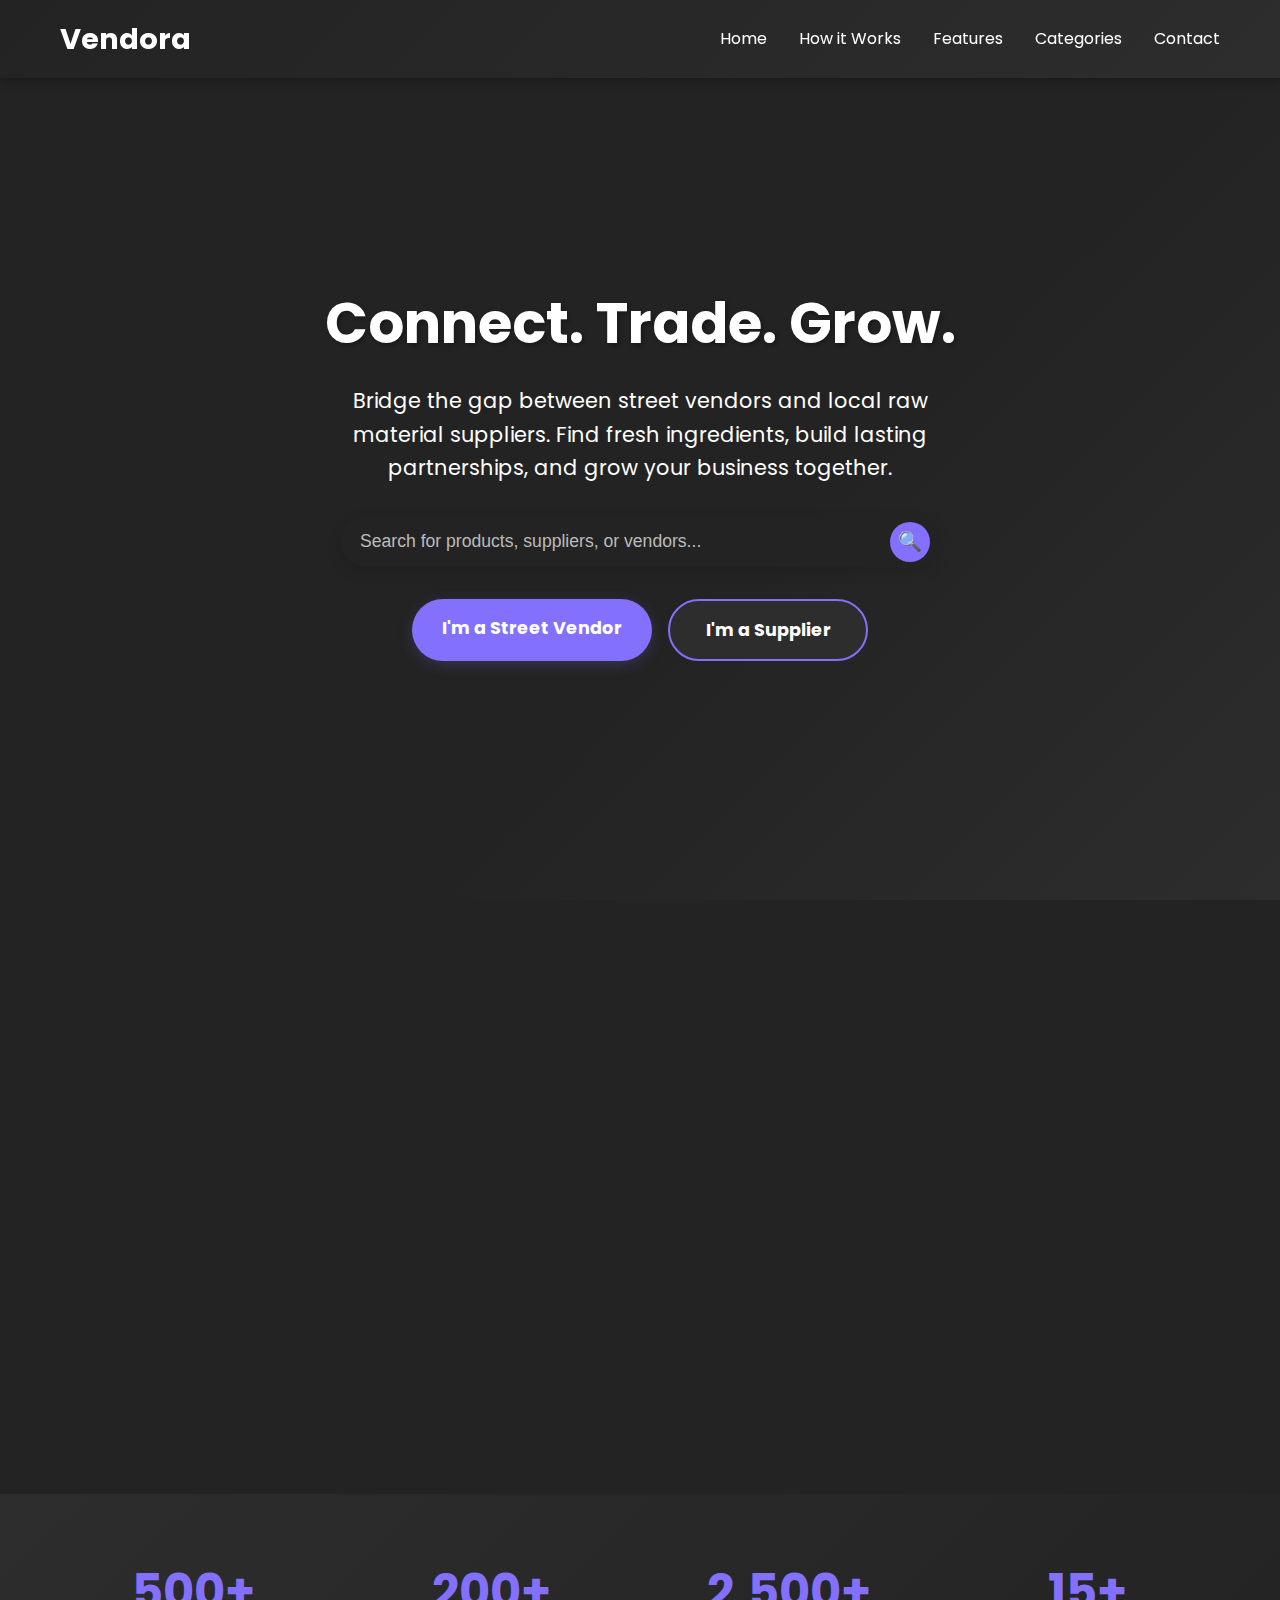
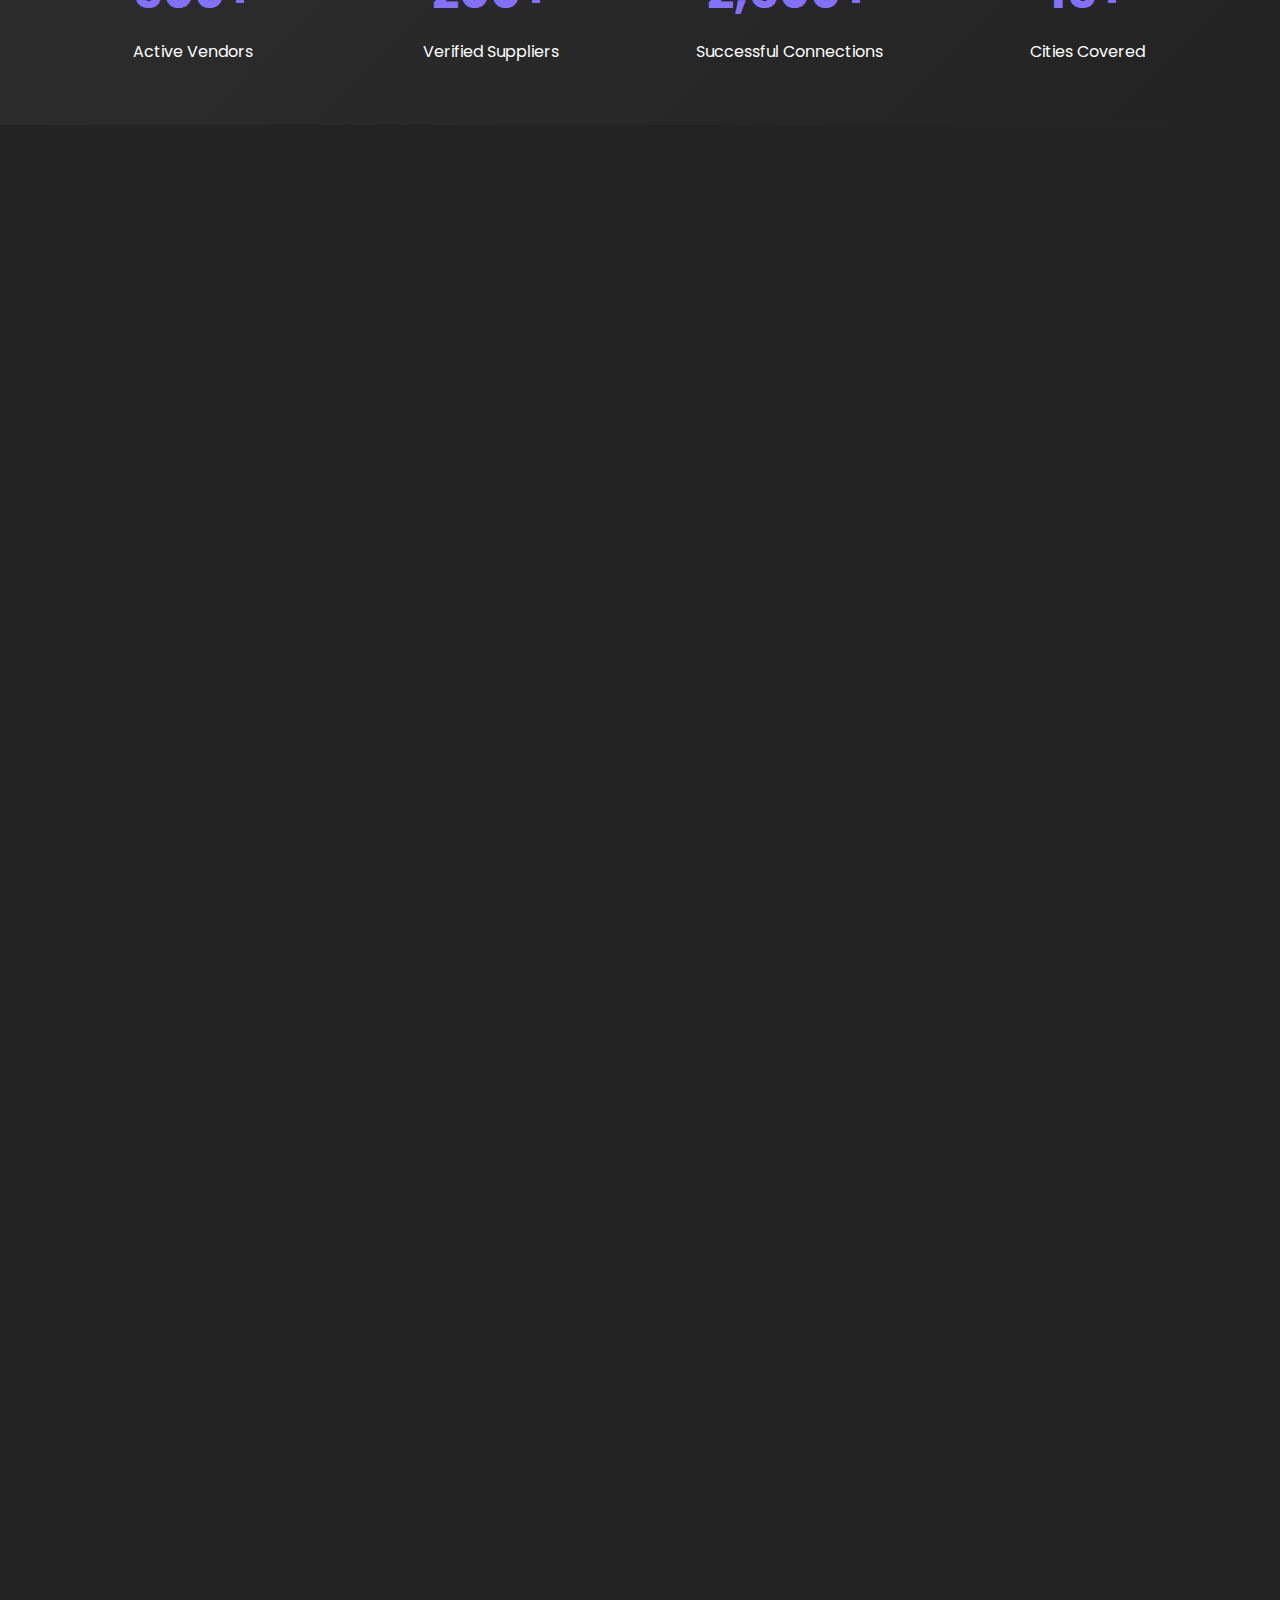
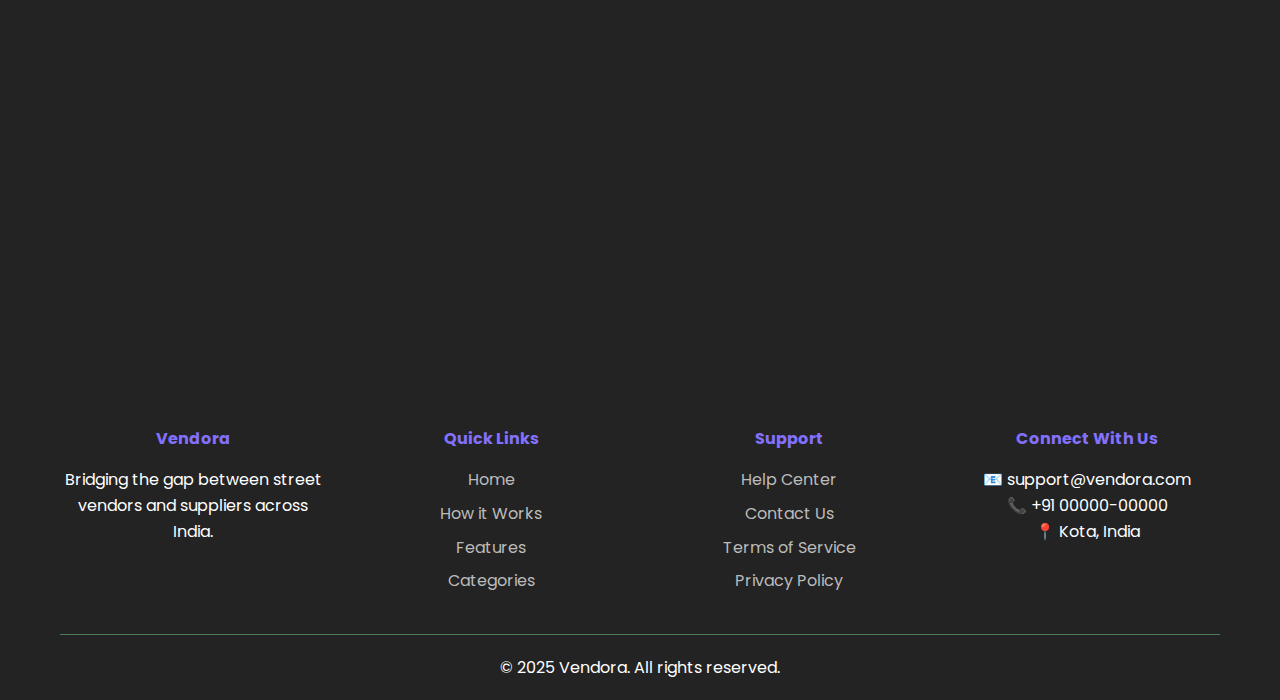
<file: index.html>
<!DOCTYPE html>
<html lang="en">
<head>
    <meta charset="UTF-8">
    <meta name="viewport" content="width=device-width, initial-scale=1.0">
    <title>Vendora - Connecting Street Vendors with Local Suppliers</title>
    <link rel="stylesheet" href="index.css">
</head>
<body>
    <header>
        <nav class="container">
            <div class="logo">Vendora</div>
            <ul class="nav-links">
                <li><a href="#home">Home</a></li>
                <li><a href="#how-it-works">How it Works</a></li>
                <li><a href="#features">Features</a></li>
                <li><a href="#categories">Categories</a></li>
                <li><a href="#contact">Contact</a></li>
            </ul>
            <div class="profile-nav" id="profileNav" style="display:none;">
                <span class="profile-name" id="profileName"></span>
                <button class="profile-icon" id="profileIcon" aria-label="Profile">
                    <svg width="32" height="32" viewBox="0 0 24 24" fill="none" stroke="currentColor" stroke-width="2" stroke-linecap="round" stroke-linejoin="round"><circle cx="12" cy="8" r="4"/><path d="M2 20c0-4 8-6 10-6s10 2 10 6v2H2v-2z"/></svg>
                </button>
                <div class="profile-dropdown" id="profileDropdown">
                    <button id="logoutBtn">Logout</button>
                </div>
            </div>
            <div class="mobile-menu">
                <span></span>
                <span></span>
                <span></span>
            </div>
        </nav>
    </header>

    <section id="home" class="hero">
        <div class="container">
            <div class="hero-content">
                <h1>Connect. Trade. Grow.</h1>
                <p>Bridge the gap between street vendors and local raw material suppliers. Find fresh ingredients, build lasting partnerships, and grow your business together.</p>
                
                <div class="search-container">
                    <input type="text" class="search-input" placeholder="Search for products, suppliers, or vendors...">
                    <button class="search-btn">🔍</button>
                </div>

                <div class="cta-buttons">
                    <a href="#" class="btn btn-primary" onclick="showAlert('vendor')">I'm a Street Vendor</a>
                    <a href="#" class="btn btn-secondary" onclick="showAlert('supplier')">I'm a Supplier</a>
                </div>
            </div>
        </div>
    </section>

    <section id="how-it-works" class="how-it-works">
        <div class="container">
            <h2 class="section-title fade-in">How It Works</h2>
            <div class="steps">
                <div class="step fade-in">
                    <div class="step-icon">📱</div>
                    <h3>1. Sign Up</h3>
                    <p>Create your profile as a vendor or supplier. Verify your business details for trusted connections.</p>
                </div>
                <div class="step fade-in">
                    <div class="step-icon">🔍</div>
                    <h3>2. Search & Connect</h3>
                    <p>Find local suppliers or vendors based on location, products, and ratings. Send connection requests instantly.</p>
                </div>
                <div class="step fade-in">
                    <div class="step-icon">💬</div>
                    <h3>3. Negotiate & Order</h3>
                    <p>Chat directly, negotiate prices, and place orders. Schedule deliveries that work for both parties.</p>
                </div>
                <div class="step fade-in">
                    <div class="step-icon">🤝</div>
                    <h3>4. Build Relationships</h3>
                    <p>Rate your experience, build long-term partnerships, and grow your business network.</p>
                </div>
            </div>
        </div>
    </section>

    <section class="stats">
        <div class="container">
            <div class="stats-grid">
                <div class="stat">
                    <h3 id="vendors-count">500+</h3>
                    <p>Active Vendors</p>
                </div>
                <div class="stat">
                    <h3 id="suppliers-count">200+</h3>
                    <p>Verified Suppliers</p>
                </div>
                <div class="stat">
                    <h3 id="connections-count">2,500+</h3>
                    <p>Successful Connections</p>
                </div>
                <div class="stat">
                    <h3 id="cities-count">15+</h3>
                    <p>Cities Covered</p>
                </div>
            </div>
        </div>
    </section>

    <section id="features" class="features">
        <div class="container">
                            <h2 class="section-title fade-in">Why Choose Vendora?</h2>
            <div class="features-grid">
                <div class="feature fade-in">
                    <div class="feature-icon">📍</div>
                    <div class="feature-content">
                        <h3>Location-Based Matching</h3>
                        <p>Find suppliers and vendors in your immediate area to reduce transportation costs and ensure fresh deliveries.</p>
                    </div>
                </div>
                <div class="feature fade-in">
                    <div class="feature-icon">✅</div>
                    <div class="feature-content">
                        <h3>Verified Users</h3>
                        <p>All vendors and suppliers go through our verification process to ensure legitimate business partnerships.</p>
                    </div>
                </div>
                <div class="feature fade-in">
                    <div class="feature-icon">💰</div>
                    <div class="feature-content">
                        <h3>Transparent Pricing</h3>
                        <p>Compare prices from multiple suppliers, negotiate directly, and get the best deals for your business.</p>
                    </div>
                </div>
                <div class="feature fade-in">
                    <div class="feature-icon">📱</div>
                    <div class="feature-content">
                        <h3>Mobile-First Design</h3>
                        <p>Optimized for smartphones, making it easy to connect and trade on the go from anywhere.</p>
                    </div>
                </div>
                <div class="feature fade-in">
                    <div class="feature-icon">🚚</div>
                    <div class="feature-content">
                        <h3>Delivery Scheduling</h3>
                        <p>Coordinate deliveries that work for both parties, with real-time tracking and updates.</p>
                    </div>
                </div>
                <div class="feature fade-in">
                    <div class="feature-icon">⭐</div>
                    <div class="feature-content">
                        <h3>Rating System</h3>
                        <p>Build trust through our comprehensive rating and review system for both vendors and suppliers.</p>
                    </div>
                </div>
            </div>
        </div>
    </section>

    <section id="categories" class="categories">
        <div class="container">
            <h2 class="section-title fade-in">Popular Categories</h2>
            <div class="categories-grid">
                <div class="category fade-in" onclick="categoryClick('vegetables')">
                    <div class="category-icon">🥕</div>
                    <h3>Fresh Vegetables</h3>
                </div>
                <div class="category fade-in" onclick="categoryClick('fruits')">
                    <div class="category-icon">🍎</div>
                    <h3>Seasonal Fruits</h3>
                </div>
                <div class="category fade-in" onclick="categoryClick('spices')">
                    <div class="category-icon">🌶️</div>
                    <h3>Spices & Herbs</h3>
                </div>
                <div class="category fade-in" onclick="categoryClick('grains')">
                    <div class="category-icon">🌾</div>
                    <h3>Grains & Pulses</h3>
                </div>
                <div class="category fade-in" onclick="categoryClick('dairy')">
                    <div class="category-icon">🥛</div>
                    <h3>Dairy Products</h3>
                </div>
                <div class="category fade-in" onclick="categoryClick('snacks')">
                    <div class="category-icon">🥜</div>
                    <h3>Snacks & Beverages</h3>
                </div>
            </div>
        </div>
    </section>

    <section class="testimonials">
        <div class="container">
            <h2 class="section-title fade-in">What Our Users Say</h2>
            <div class="testimonial-grid">
                <div class="testimonial fade-in">
                    <p>"VendorConnect has transformed my business! I can now source fresh vegetables directly from local farmers at better prices. My customers love the quality."</p>
                    <div class="testimonial-author">
                        <div class="author-avatar">R</div>
                        <div>
                            <strong>Raj Kumar</strong>
                            <p>Street Vendor, Delhi</p>
                        </div>
                    </div>
                </div>
                <div class="testimonial fade-in">
                    <p>"As a spice supplier, this platform helped me connect with dozens of vendors in my area. The direct communication feature makes negotiations so much easier."</p>
                    <div class="testimonial-author">
                        <div class="author-avatar">P</div>
                        <div>
                            <strong>Priya Sharma</strong>
                            <p>Spice Supplier, Mumbai</p>
                        </div>
                    </div>
                </div>
                <div class="testimonial fade-in">
                    <p>"The verification system gives me confidence when dealing with new suppliers. I've built lasting relationships that have helped grow my fruit cart business."</p>
                    <div class="testimonial-author">
                        <div class="author-avatar">M</div>
                        <div>
                            <strong>Mohammed Ali</strong>
                            <p>Fruit Vendor, Bangalore</p>
                        </div>
                    </div>
                </div>
            </div>
        </div>
    </section>

    <footer id="contact">
        <div class="container">
            <div class="footer-content">
                <div class="footer-section">
                    <h4>Vendora</h4>
                    <p>Bridging the gap between street vendors and suppliers across India.</p>
                </div>
                <div class="footer-section">
                    <h4>Quick Links</h4>
                    <a href="#home">Home</a>
                    <a href="#how-it-works">How it Works</a>
                    <a href="#features">Features</a>
                    <a href="#categories">Categories</a>
                </div>
                <div class="footer-section">
                    <h4>Support</h4>
                    <a href="#">Help Center</a>
                    <a href="#">Contact Us</a>
                    <a href="#">Terms of Service</a>
                    <a href="#">Privacy Policy</a>
                </div>
                <div class="footer-section">
                    <h4>Connect With Us</h4>
                    <p>📧 support@vendora.com</p>
                    <p>📞 +91 00000-00000</p>
                    <p>📍 Kota, India</p>
                </div>
            </div>
            <div style="border-top: 1px solid #4a7c59; padding-top: 20px; margin-top: 20px;">
                <p>&copy; 2025 Vendora. All rights reserved.</p>
            </div>
        </div>
    </footer>

    <script src="index.js"></script>
</body>
</html>
</file>
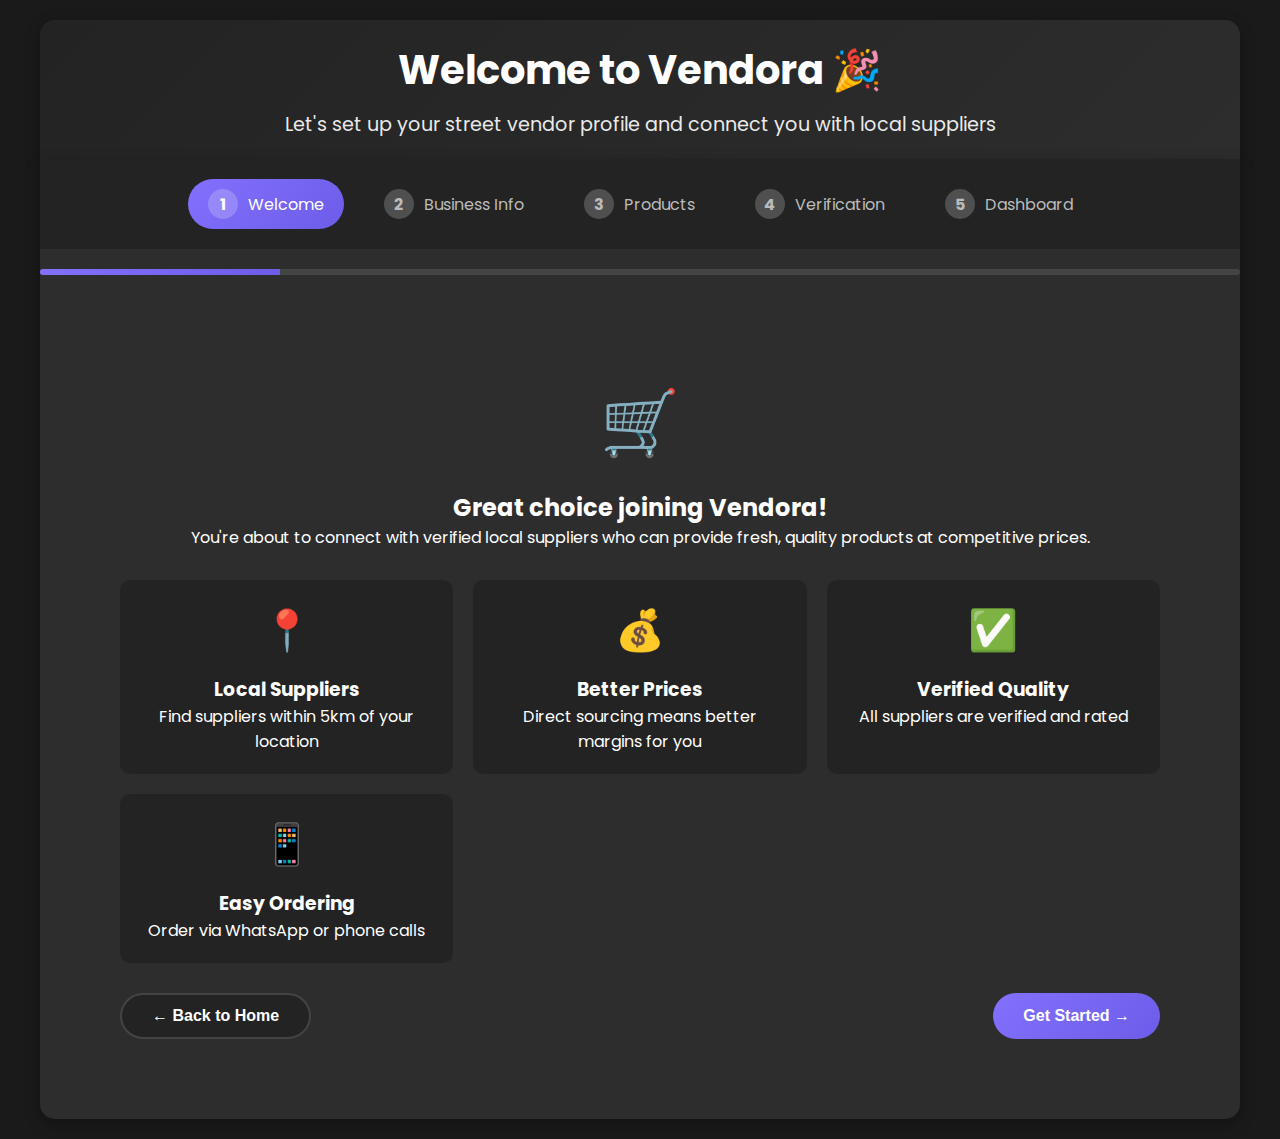
<file: vendor.html>
<!DOCTYPE html>
<html lang="en">
<head>
    <meta charset="UTF-8">
    <meta name="viewport" content="width=device-width, initial-scale=1.0">
    <title>Vendora - Street Vendor Registration</title>
    <link rel="stylesheet" href="vendor.css">
</head>
<body>
    <div class="container">
        <div class="header">
            <h1>Welcome to Vendora 🎉</h1>
            <p>Let's set up your street vendor profile and connect you with local suppliers</p>
        </div>

        <div class="main-content">
            <div class="step-indicator">
                <div class="step active" data-step="1">
                    <div class="step-number">1</div>
                    <span>Welcome</span>
                </div>
                <div class="step" data-step="2">
                    <div class="step-number">2</div>
                    <span>Business Info</span>
                </div>
                <div class="step" data-step="3">
                    <div class="step-number">3</div>
                    <span>Products</span>
                </div>
                <div class="step" data-step="4">
                    <div class="step-number">4</div>
                    <span>Verification</span>
                </div>
                <div class="step" data-step="5">
                    <div class="step-number">5</div>
                    <span>Dashboard</span>
                </div>
            </div>

            <div class="progress-bar">
                <div class="progress-fill" id="progressFill" style="width: 20%"></div>
            </div>

            <div class="content-area">
                <!-- Step 1: Welcome -->
                <div class="form-section active" id="step1">
                    <div class="welcome-section">
                        <div class="welcome-icon">🛒</div>
                        <h2>Great choice joining Vendora!</h2>
                        <p>You're about to connect with verified local suppliers who can provide fresh, quality products at competitive prices.</p>
                        
                        <div class="feature-grid">
                            <div class="feature-card">
                                <div class="feature-icon">📍</div>
                                <h3>Local Suppliers</h3>
                                <p>Find suppliers within 5km of your location</p>
                            </div>
                            <div class="feature-card">
                                <div class="feature-icon">💰</div>
                                <h3>Better Prices</h3>
                                <p>Direct sourcing means better margins for you</p>
                            </div>
                            <div class="feature-card">
                                <div class="feature-icon">✅</div>
                                <h3>Verified Quality</h3>
                                <p>All suppliers are verified and rated</p>
                            </div>
                            <div class="feature-card">
                                <div class="feature-icon">📱</div>
                                <h3>Easy Ordering</h3>
                                <p>Order via WhatsApp or phone calls</p>
                            </div>
                        </div>
                        
                        <div class="button-group">
                            <button class="btn btn-secondary" onclick="goBack()">← Back to Home</button>
                            <button class="btn btn-primary" onclick="nextStep()">Get Started →</button>
                        </div>
                    </div>
                </div>

                <!-- Step 2: Business Information -->
                <div class="form-section" id="step2">
                    <h2>Tell us about your business</h2>
                    <p>This information helps us connect you with the right suppliers in your area.</p>
                    
                    <div class="form-row">
                        <div class="form-group">
                            <label for="vendorName">Your Name *</label>
                            <input type="text" id="vendorName" name="vendorName" placeholder="Enter your full name" required>
                        </div>
                        <div class="form-group">
                            <label for="businessName">Business/Stall Name</label>
                            <input type="text" id="businessName" name="businessName" placeholder="e.g., Raj's Fresh Fruits">
                        </div>
                    </div>
                    
                    <div class="form-row">
                        <div class="form-group">
                            <label for="phone">Phone Number *</label>
                            <input type="tel" id="phone" name="phone" placeholder="+91 9876543210" required>
                        </div>
                        <div class="form-group">
                            <label for="whatsapp">WhatsApp Number</label>
                            <input type="tel" id="whatsapp" name="whatsapp" placeholder="+91 9876543210">
                        </div>
                    </div>
                    
                    <div class="form-group">
                        <label for="location">Business Location *</label>
                        <input type="text" id="location" name="location" placeholder="Area, City, State" required>
                    </div>
                    
                    <div class="form-row">
                        <div class="form-group">
                            <label for="operatingHours">Operating Hours</label>
                            <select id="operatingHours" name="operatingHours">
                                <option value="">Select hours</option>
                                <option value="6am-2pm">6 AM - 2 PM</option>
                                <option value="7am-3pm">7 AM - 3 PM</option>
                                <option value="8am-6pm">8 AM - 6 PM</option>
                                <option value="5pm-11pm">5 PM - 11 PM</option>
                                <option value="6pm-12am">6 PM - 12 AM</option>
                                <option value="custom">Custom Hours</option>
                            </select>
                        </div>
                        <div class="form-group">
                            <label for="experience">Years in Business</label>
                            <select id="experience" name="experience">
                                <option value="">Select experience</option>
                                <option value="less-than-1">Less than 1 year</option>
                                <option value="1-3">1-3 years</option>
                                <option value="3-5">3-5 years</option>
                                <option value="5-10">5-10 years</option>
                                <option value="more-than-10">More than 10 years</option>
                            </select>
                        </div>
                    </div>
                    
                    <div class="button-group">
                        <button class="btn btn-secondary" onclick="prevStep()">← Previous</button>
                        <button class="btn btn-primary" onclick="nextStep()">Next →</button>
                    </div>
                </div>

                <!-- Step 3: Products -->
                <div class="form-section" id="step3">
                    <h2>What products do you sell?</h2>
                    <p>Select all the products you sell. This helps us find the right suppliers for you.</p>
                    
                    <div class="checkbox-group">
                        <div class="checkbox-item" onclick="toggleProduct(this)">
                            <input type="checkbox" name="products" value="vegetables">
                            <span>🥕 Fresh Vegetables</span>
                        </div>
                        <div class="checkbox-item" onclick="toggleProduct(this)">
                            <input type="checkbox" name="products" value="fruits">
                            <span>🍎 Seasonal Fruits</span>
                        </div>
                        <div class="checkbox-item" onclick="toggleProduct(this)">
                            <input type="checkbox" name="products" value="spices">
                            <span>🌶️ Spices & Herbs</span>
                        </div>
                        <div class="checkbox-item" onclick="toggleProduct(this)">
                            <input type="checkbox" name="products" value="grains">
                            <span>🌾 Grains & Pulses</span>
                        </div>
                        <div class="checkbox-item" onclick="toggleProduct(this)">
                            <input type="checkbox" name="products" value="dairy">
                            <span>🥛 Dairy Products</span>
                        </div>
                        <div class="checkbox-item" onclick="toggleProduct(this)">
                            <input type="checkbox" name="products" value="snacks">
                            <span>🥜 Snacks & Beverages</span>
                        </div>
                        <div class="checkbox-item" onclick="toggleProduct(this)">
                            <input type="checkbox" name="products" value="street-food">
                            <span>🍢 Street Food Items</span>
                        </div>
                        <div class="checkbox-item" onclick="toggleProduct(this)">
                            <input type="checkbox" name="products" value="household">
                            <span>🧴 Household Items</span>
                        </div>
                    </div>
                    
                    <div class="form-group">
                        <label for="specificProducts">Specific Products (Optional)</label>
                        <textarea id="specificProducts" name="specificProducts" rows="3" placeholder="e.g., Tomatoes, Onions, Potatoes, Bananas, Apples..."></textarea>
                    </div>
                    
                    <div class="button-group">
                        <button class="btn btn-secondary" onclick="prevStep()">← Previous</button>
                        <button class="btn btn-primary" onclick="nextStep()">Next →</button>
                    </div>
                </div>

                <!-- Step 4: Verification -->
                <div class="form-section" id="step4">
                    <h2>Verify your business</h2>
                    <p>Upload photos to verify your business. This builds trust with suppliers.</p>
                    
                    <div class="form-group">
                        <label>Business License (Optional)</label>
                        <div class="upload-area" onclick="document.getElementById('license').click()">
                            <div class="upload-icon">📄</div>
                            <h3>Upload Business License</h3>
                            <p>Trade license, GST certificate, or any business registration document</p>
                            <input type="file" id="license" name="license" accept="image/*,.pdf" style="display: none;">
                        </div>
                    </div>
                    
                    <div class="form-group">
                        <label>Business Photos *</label>
                        <div class="upload-area" onclick="document.getElementById('photos').click()">
                            <div class="upload-icon">📸</div>
                            <h3>Upload Business Photos</h3>
                            <p>Photos of your stall, cart, or shop. Multiple photos accepted.</p>
                            <input type="file" id="photos" name="photos" accept="image/*" multiple style="display: none;">
                        </div>
                    </div>
                    
                    <div class="form-group">
                        <label for="preferredContact">Preferred Contact Method</label>
                        <select id="preferredContact" name="preferredContact">
                            <option value="whatsapp">WhatsApp</option>
                            <option value="phone">Phone Call</option>
                            <option value="sms">SMS</option>
                            <option value="app">In-App Messages</option>
                        </select>
                    </div>
                    
                    <div class="button-group">
                        <button class="btn btn-secondary" onclick="prevStep()">← Previous</button>
                        <button class="btn btn-primary" onclick="nextStep()">Complete Registration →</button>
                    </div>
                </div>

                <!-- Step 5: Dashboard Preview -->
                <div class="form-section" id="step5">
                    <div class="welcome-section">
                        <div class="welcome-icon">🎉</div>
                        <h2>Welcome to your dashboard!</h2>
                        <p>Your profile is being verified. Meanwhile, here are some suppliers near your location:</p>
                        
                        <div class="dashboard-preview">
                            <h3>📍 Suppliers Near You</h3>
                            
                            <div class="supplier-card">
                                <div class="supplier-info">
                                    <div class="supplier-avatar">RS</div>
                                    <div class="supplier-details">
                                        <h4>Raj Sabzi Mandi</h4>
                                        <p>Fresh Vegetables • 2.3 km away</p>
                                        <div class="rating">⭐⭐⭐⭐⭐ (4.8)</div>
                                    </div>
                                </div>
                                <div class="supplier-price">
                                    <div class="price">₹25/kg</div>
                                    <p>Tomatoes</p>
                                    <button class="btn btn-primary" style="padding: 8px 16px; font-size: 14px;">Contact</button>
                                </div>
                            </div>
                            
                            <div class="supplier-card">
                                <div class="supplier-info">
                                    <div class="supplier-avatar">MF</div>
                                    <div class="supplier-details">
                                        <h4>Mumbai Fresh Fruits</h4>
                                        <p>Seasonal Fruits • 1.8 km away</p>
                                        <div class="rating">⭐⭐⭐⭐⭐ (4.6)</div>
                                    </div>
                                </div>
                                <div class="supplier-price">
                                    <div class="price">₹80/kg</div>
                                    <p>Bananas</p>
                                    <button class="btn btn-primary" style="padding: 8px 16px; font-size: 14px;">Contact</button>
                                </div>
                            </div>
                            
                            <div class="supplier-card">
                                <div class="supplier-info">
                                    <div class="supplier-avatar">PS</div>
                                    <div class="supplier-details">
                                        <h4>Patel Spice Center</h4>
                                        <p>Spices & Masalas • 3.1 km away</p>
                                        <div class="rating">⭐⭐⭐⭐⭐ (4.9)</div>
                                    </div>
                                </div>
                                <div class="supplier-price">
                                    <div class="price">₹45/kg</div>
                                    <p>Red Chili</p>
                                    <button class="btn btn-primary" style="padding: 8px 16px; font-size: 14px;">Contact</button>
                                </div>
                            </div>
                        </div>
                        
                        <div class="button-group">
                            <button class="btn btn-secondary" onclick="goToApp()">Explore More Suppliers</button>
                            <button class="btn btn-primary" onclick="goToApp()">Start Shopping →</button>
                        </div>
                    </div>
                </div>
            </div>
        </div>
    </div>

    <script src="vendor.js"></script>
</body>
</html>
</file>
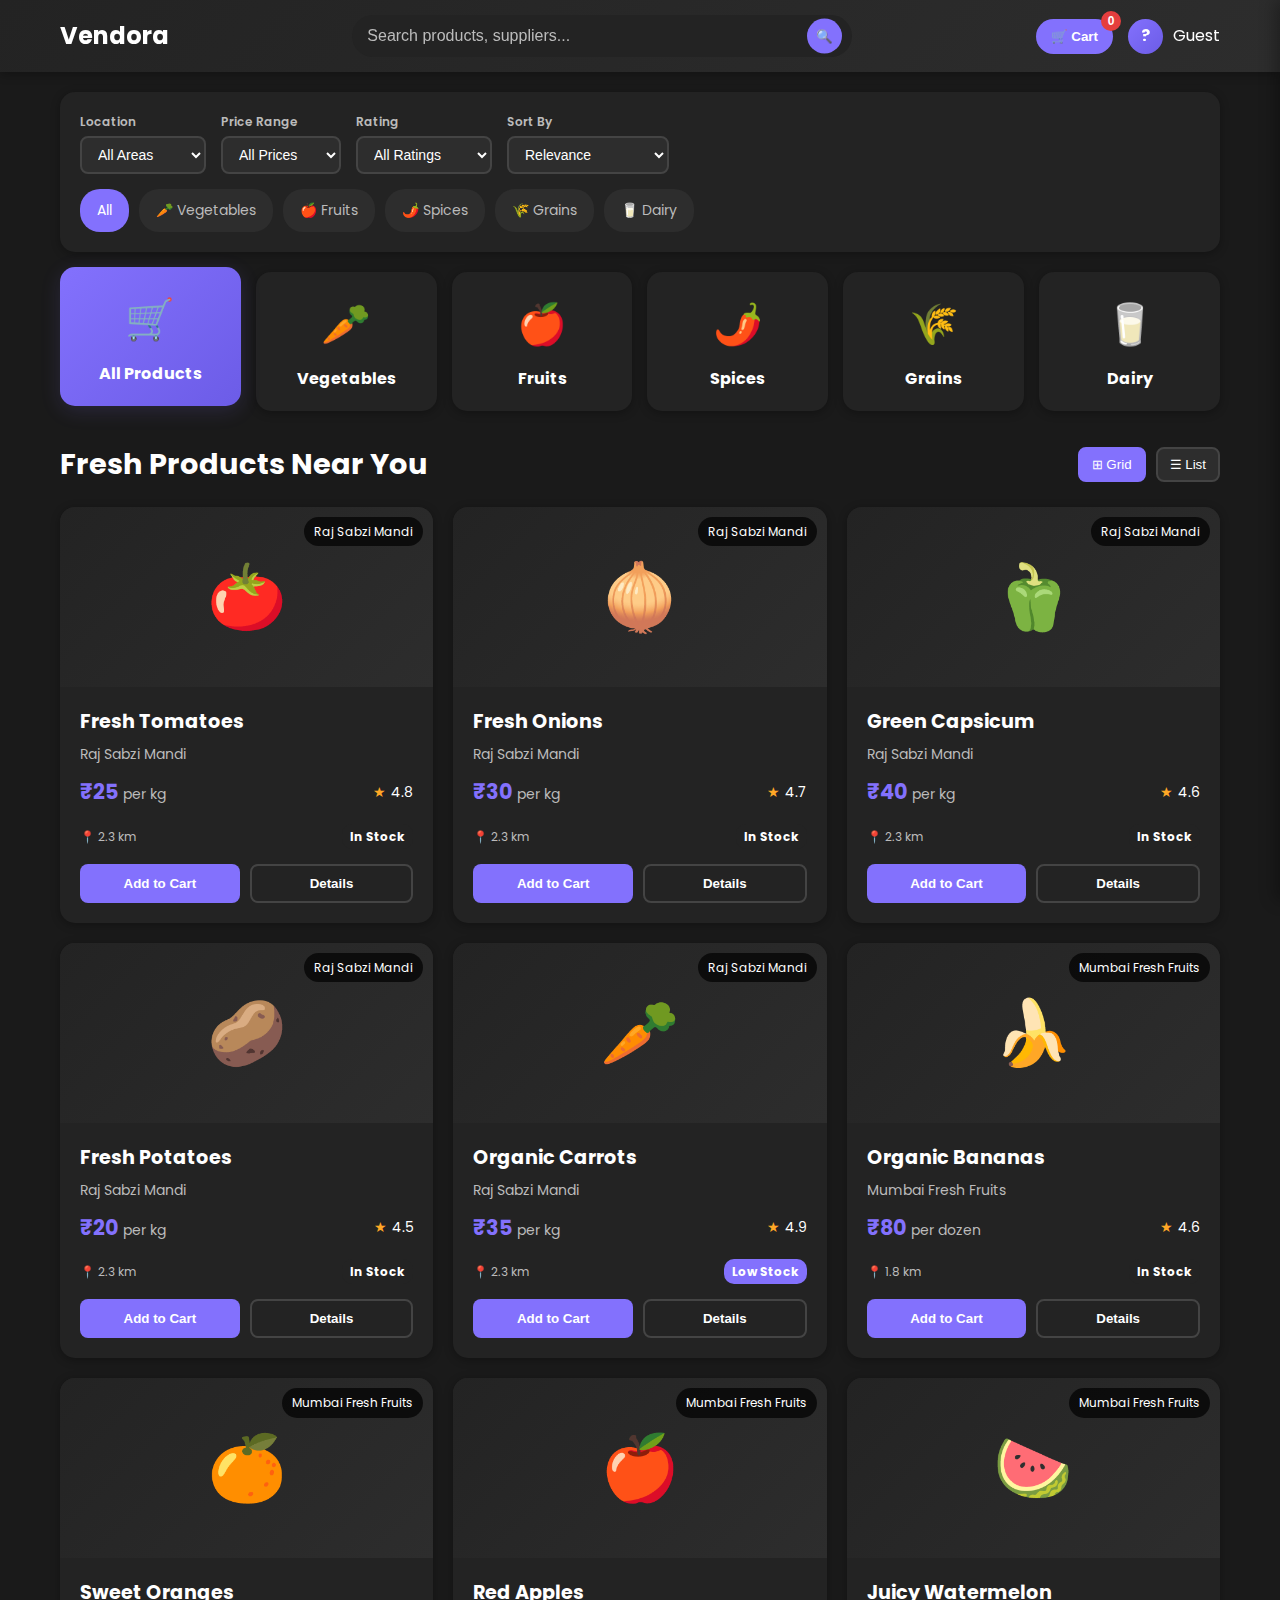
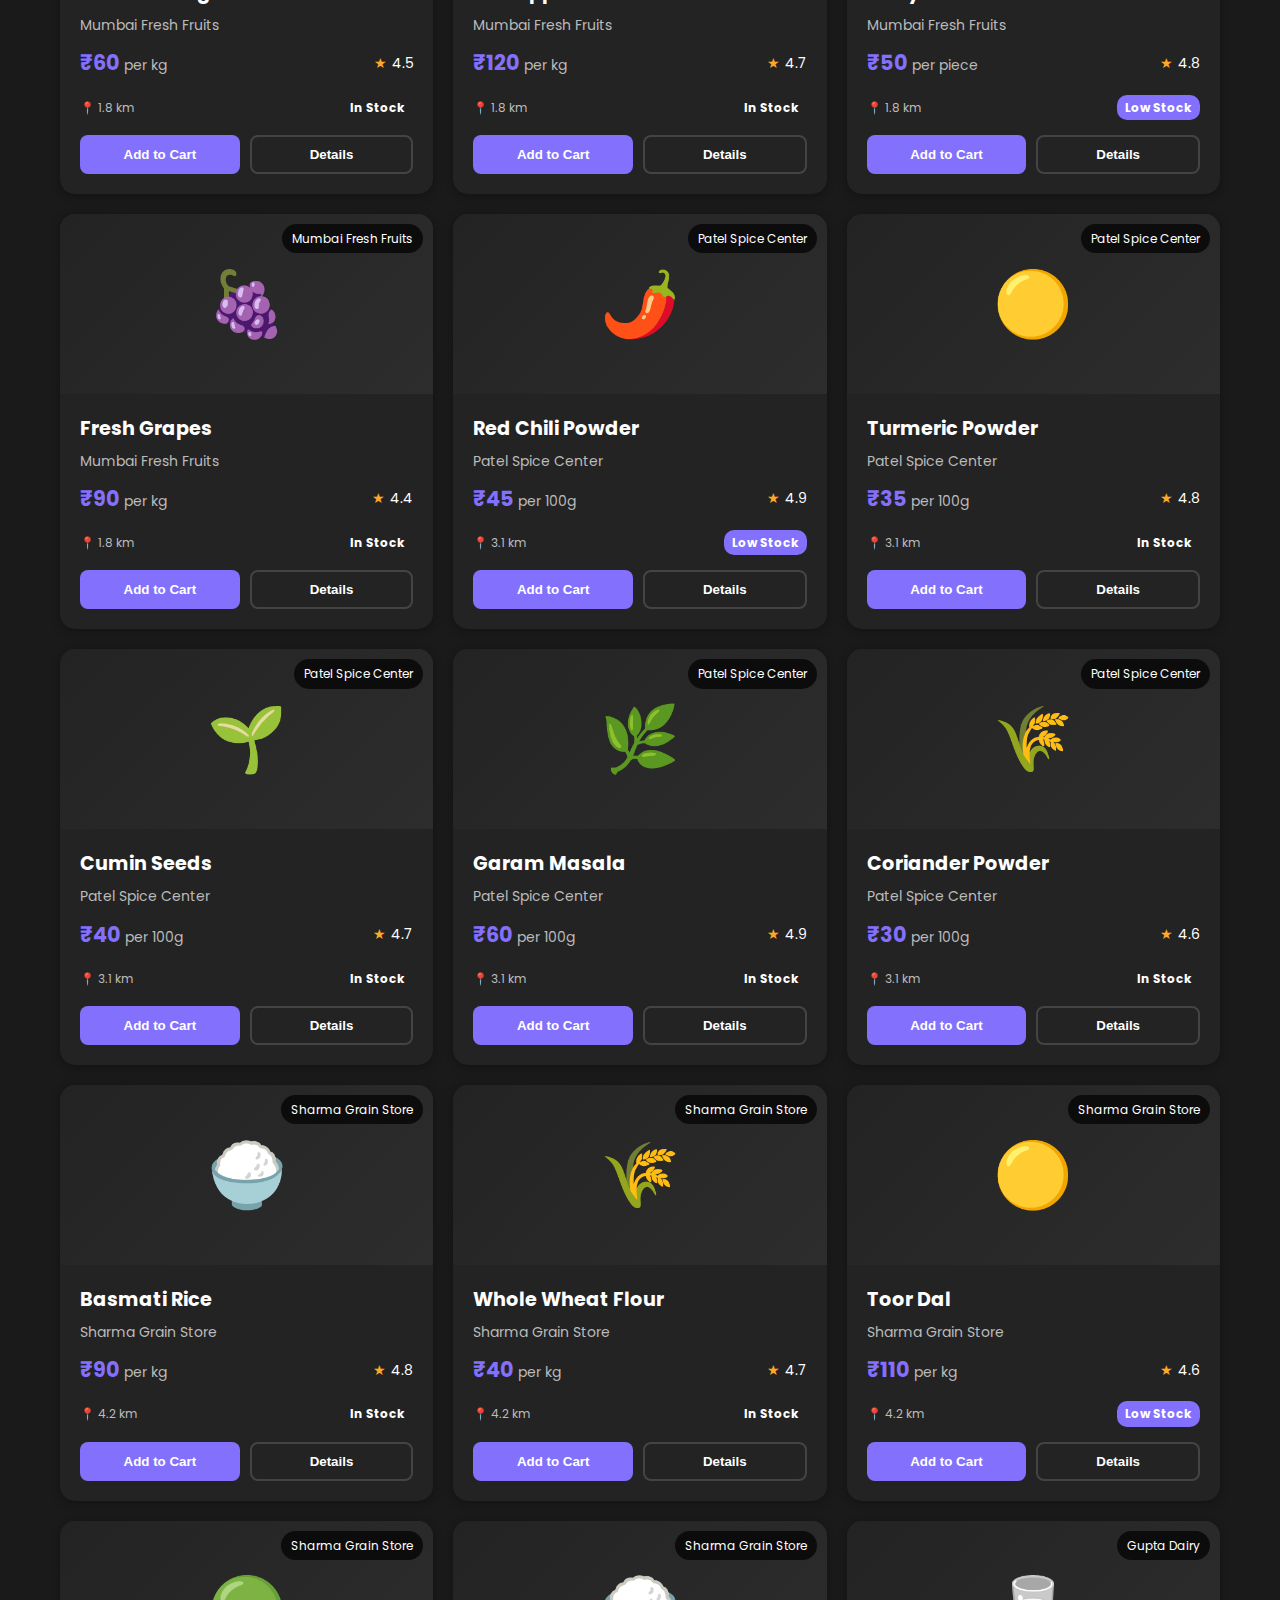
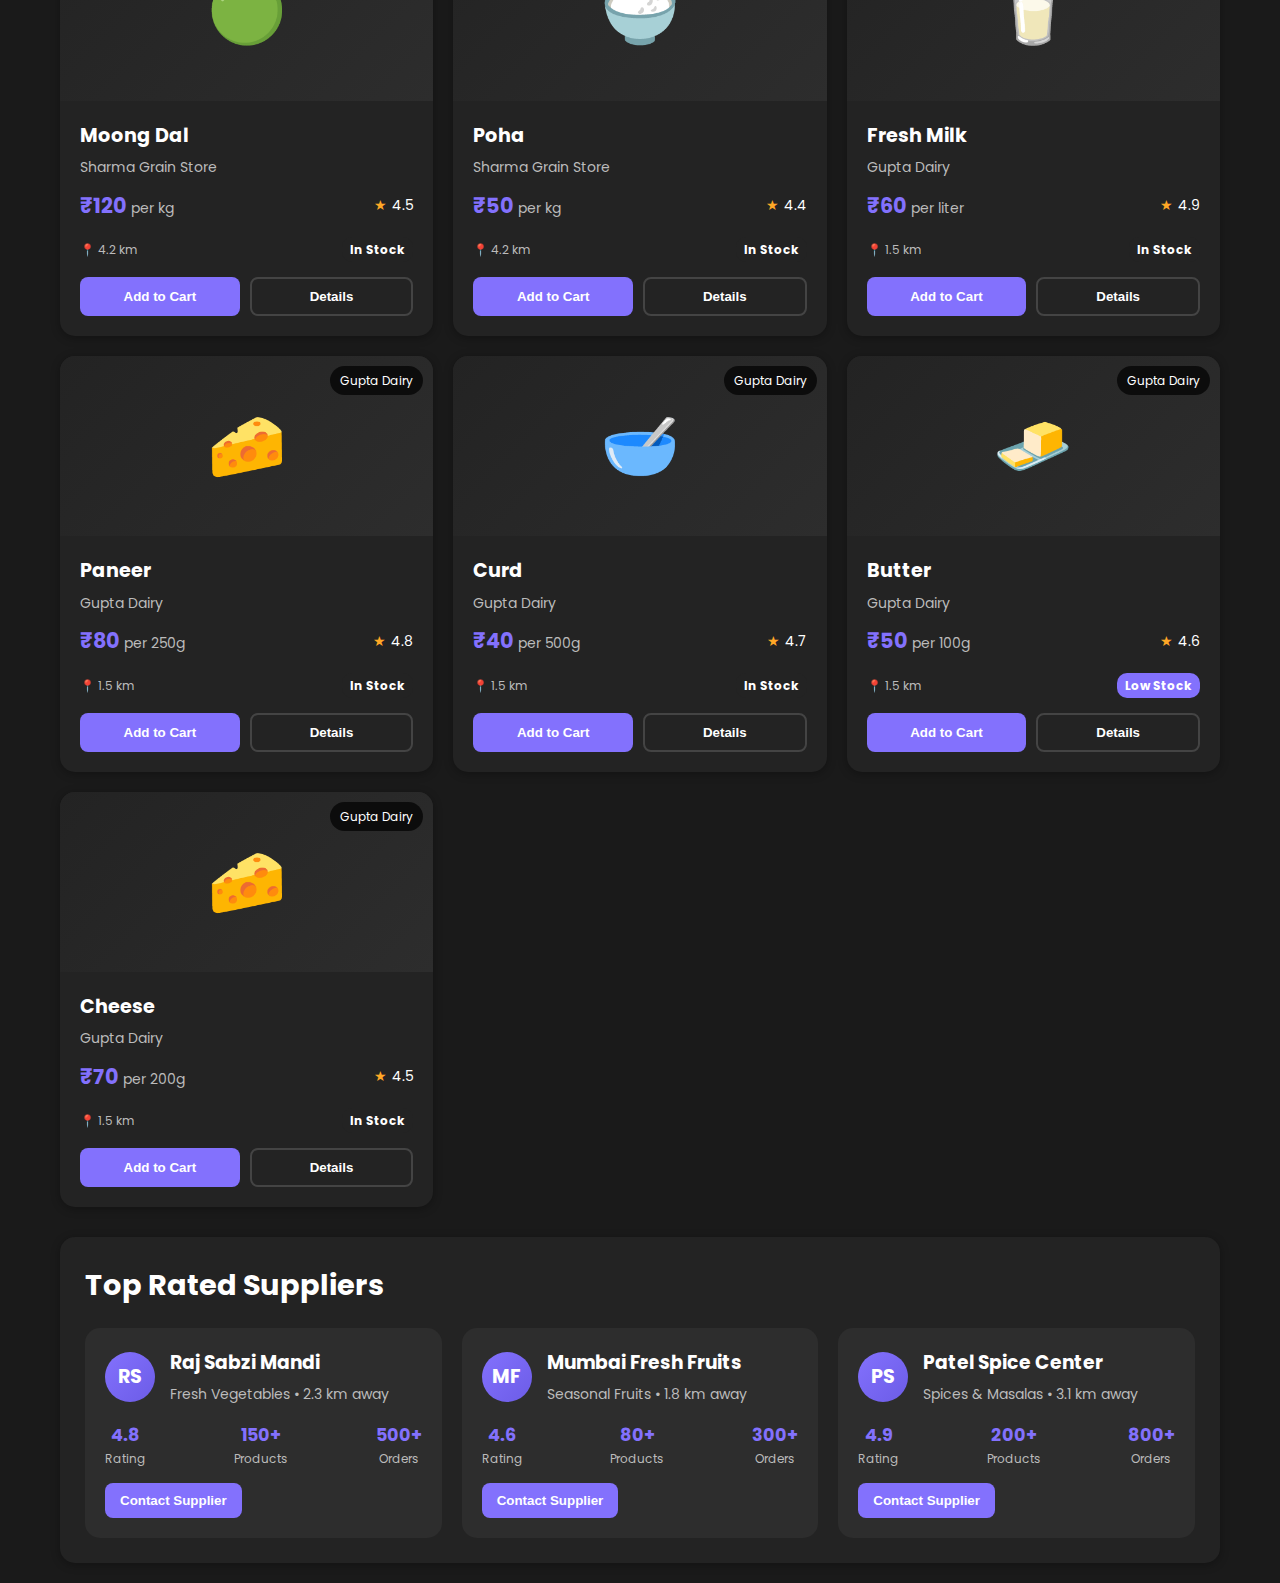
<file: vendora_buy.html>
<!DOCTYPE html>
<html lang="en">
<head>
    <meta charset="UTF-8">
    <meta name="viewport" content="width=device-width, initial-scale=1.0">
    <title>VendorConnect - Shop from Local Suppliers</title>
    <style>
        @import url('https://fonts.googleapis.com/css2?family=Poppins:wght@200;300;400;500;600;700;800&display=swap');
        * {
            margin: 0;
            padding: 0;
            box-sizing: border-box;
        }

        body {
            font-family: 'Poppins', sans-serif;
            line-height: 1.6;
            color: #fff;
            background: #1a1a1a;
        }

        /* Header */
        .header {
            background: linear-gradient(135deg, #232323, #2d2d2d);
            color: #fff;
            padding: 15px 0;
            position: sticky;
            top: 0;
            z-index: 1000;
            box-shadow: 0 2px 10px rgba(0,0,0,0.3);
        }

        .header-content {
            max-width: 1200px;
            margin: 0 auto;
            padding: 0 20px;
            display: flex;
            justify-content: space-between;
            align-items: center;
            flex-wrap: wrap;
            gap: 20px;
        }

        .logo {
            font-size: 1.5rem;
            font-weight: bold;
            color: #fff;
        }

        .search-bar {
            flex: 1;
            max-width: 500px;
            position: relative;
        }

        .search-input {
            width: 100%;
            padding: 12px 45px 12px 15px;
            border: none;
            border-radius: 25px;
            font-size: 16px;
            background: #232323;
            color: #fff;
        }
        .search-input::placeholder {
            color: #bbb;
        }

        .search-btn {
            position: absolute;
            right: 10px;
            top: 50%;
            transform: translateY(-50%);
            background: #8371fd;
            border: none;
            border-radius: 50%;
            width: 35px;
            height: 35px;
            color: #fff;
            cursor: pointer;
        }

        .header-actions {
            display: flex;
            gap: 15px;
            align-items: center;
        }

        .cart-btn {
            position: relative;
            background: #8371fd;
            border: none;
            padding: 10px 15px;
            border-radius: 20px;
            color: #fff;
            cursor: pointer;
            font-weight: bold;
        }

        .cart-count {
            position: absolute;
            top: -8px;
            right: -8px;
            background: #e53e3e;
            color: #fff;
            border-radius: 50%;
            width: 20px;
            height: 20px;
            font-size: 12px;
            display: flex;
            align-items: center;
            justify-content: center;
        }

        .user-profile {
            display: flex;
            align-items: center;
            gap: 10px;
        }

        .profile-avatar {
            width: 35px;
            height: 35px;
            background: linear-gradient(135deg, #8371fd, #6c5ce7);
            border-radius: 50%;
            display: flex;
            align-items: center;
            justify-content: center;
            color: #fff;
            font-weight: bold;
        }

        /* Main Content */
        .container {
            max-width: 1200px;
            margin: 0 auto;
            padding: 20px;
        }

        /* Filters */
        .filters-section {
            background: #232323;
            padding: 20px;
            border-radius: 15px;
            margin-bottom: 20px;
            box-shadow: 0 2px 10px rgba(0,0,0,0.3);
        }

        .filters-row {
            display: flex;
            gap: 15px;
            flex-wrap: wrap;
            align-items: center;
        }

        .filter-group {
            display: flex;
            flex-direction: column;
            gap: 5px;
        }

        .filter-group label {
            font-size: 12px;
            color: #bbb;
            font-weight: 600;
        }

        .filter-select {
            padding: 8px 12px;
            border: 2px solid #444;
            border-radius: 8px;
            font-size: 14px;
            min-width: 120px;
            background: #2d2d2d;
            color: #fff;
        }

        .filter-chips {
            display: flex;
            gap: 10px;
            flex-wrap: wrap;
            margin-top: 15px;
        }

        .filter-chip {
            background: #2d2d2d;
            color: #bbb;
            padding: 8px 15px;
            border-radius: 20px;
            font-size: 14px;
            cursor: pointer;
            transition: all 0.3s ease;
            border: 2px solid transparent;
        }

        .filter-chip.active {
            background: #8371fd;
            color: #fff;
        }

        .filter-chip:hover {
            border-color: #8371fd;
        }

        /* Categories */
        .categories-section {
            margin-bottom: 30px;
        }

        .categories-grid {
            display: grid;
            grid-template-columns: repeat(auto-fit, minmax(120px, 1fr));
            gap: 15px;
        }

        .category-card {
            background: #232323;
            padding: 20px;
            border-radius: 15px;
            text-align: center;
            cursor: pointer;
            transition: all 0.3s ease;
            box-shadow: 0 2px 10px rgba(0,0,0,0.3);
            color: #fff;
        }

        .category-card:hover, .category-card.active {
            transform: translateY(-5px);
            box-shadow: 0 5px 20px rgba(131,113,253,0.15);
            background: linear-gradient(135deg, #8371fd, #6c5ce7);
            color: #fff;
        }

        .category-icon {
            font-size: 2.5rem;
            margin-bottom: 10px;
        }

        /* Products Grid */
        .products-section {
            margin-bottom: 30px;
        }

        .section-header {
            display: flex;
            justify-content: space-between;
            align-items: center;
            margin-bottom: 20px;
        }

        .section-title {
            font-size: 1.8rem;
            color: #fff;
        }

        .view-toggle {
            display: flex;
            gap: 10px;
        }

        .view-btn {
            padding: 8px 12px;
            border: 2px solid #444;
            background: #2d2d2d;
            border-radius: 8px;
            cursor: pointer;
            transition: all 0.3s ease;
            color: #fff;
        }

        .view-btn.active {
            background: #8371fd;
            color: #fff;
            border-color: #8371fd;
        }

        .products-grid {
            display: grid;
            grid-template-columns: repeat(auto-fill, minmax(280px, 1fr));
            gap: 20px;
        }

        .products-list {
            display: none;
            flex-direction: column;
            gap: 15px;
        }

        .product-card {
            background: #232323;
            border-radius: 15px;
            overflow: hidden;
            box-shadow: 0 2px 10px rgba(0,0,0,0.3);
            transition: all 0.3s ease;
            cursor: pointer;
            color: #fff;
        }

        .product-card:hover {
            transform: translateY(-5px);
            box-shadow: 0 5px 20px rgba(131,113,253,0.15);
        }

        .product-image {
            height: 180px;
            background: linear-gradient(135deg, #232323, #2d2d2d);
            display: flex;
            align-items: center;
            justify-content: center;
            font-size: 4rem;
            position: relative;
        }

        .supplier-badge {
            position: absolute;
            top: 10px;
            right: 10px;
            background: rgba(0,0,0,0.7);
            color: #fff;
            padding: 5px 10px;
            border-radius: 15px;
            font-size: 12px;
        }

        .product-info {
            padding: 20px;
        }

        .product-title {
            font-size: 1.2rem;
            font-weight: bold;
            color: #fff;
            margin-bottom: 5px;
        }

        .product-supplier {
            color: #bbb;
            font-size: 14px;
            margin-bottom: 10px;
        }

        .product-details {
            display: flex;
            justify-content: space-between;
            align-items: center;
            margin-bottom: 15px;
        }

        .product-price {
            font-size: 1.3rem;
            font-weight: bold;
            color: #8371fd;
        }

        .product-unit {
            font-size: 14px;
            color: #bbb;
        }

        .product-rating {
            display: flex;
            align-items: center;
            gap: 5px;
            font-size: 14px;
        }

        .rating-stars {
            color: #ffa726;
        }

        .product-meta {
            display: flex;
            justify-content: space-between;
            align-items: center;
            margin-bottom: 15px;
            font-size: 12px;
            color: #bbb;
        }

        .distance {
            display: flex;
            align-items: center;
            gap: 5px;
        }

        .stock-status {
            padding: 3px 8px;
            border-radius: 10px;
            font-weight: bold;
        }

        .in-stock {
            background: #232323;
            color: #fff;
        }

        .low-stock {
            background: #8371fd;
            color: #fff;
        }

        .product-actions {
            display: flex;
            gap: 10px;
        }

        .btn {
            padding: 10px 15px;
            border: none;
            border-radius: 8px;
            cursor: pointer;
            font-weight: bold;
            transition: all 0.3s ease;
            flex: 1;
        }

        .btn-primary {
            background: #8371fd;
            color: #fff;
        }

        .btn-primary:hover {
            background: #6c5ce7;
            transform: translateY(-1px);
        }

        .btn-secondary {
            background: #232323;
            color: #fff;
            border: 2px solid #444;
        }

        .btn-secondary:hover {
            background: #2d2d2d;
            border-color: #8371fd;
        }

        /* Suppliers Section */
        .suppliers-section {
            background: #232323;
            padding: 25px;
            border-radius: 15px;
            box-shadow: 0 2px 10px rgba(0,0,0,0.3);
            color: #fff;
        }

        .suppliers-grid {
            display: grid;
            grid-template-columns: repeat(auto-fit, minmax(300px, 1fr));
            gap: 20px;
            margin-top: 20px;
        }

        .supplier-card {
            background: #2d2d2d;
            padding: 20px;
            border-radius: 15px;
            transition: all 0.3s ease;
            cursor: pointer;
            color: #fff;
        }

        .supplier-card:hover {
            background: #232323;
            transform: translateY(-2px);
        }

        .supplier-header {
            display: flex;
            align-items: center;
            gap: 15px;
            margin-bottom: 15px;
        }

        .supplier-avatar {
            width: 50px;
            height: 50px;
            background: linear-gradient(135deg, #8371fd, #6c5ce7);
            border-radius: 50%;
            display: flex;
            align-items: center;
            justify-content: center;
            color: #fff;
            font-weight: bold;
            font-size: 1.2rem;
        }

        .supplier-info h3 {
            color: #fff;
            margin-bottom: 5px;
        }

        .supplier-info p {
            color: #bbb;
            font-size: 14px;
        }

        .supplier-stats {
            display: flex;
            justify-content: space-between;
            margin-bottom: 15px;
        }

        .stat {
            text-align: center;
        }

        .stat-value {
            font-weight: bold;
            color: #8371fd;
            font-size: 1.1rem;
        }

        .stat-label {
            font-size: 12px;
            color: #bbb;
        }

        /* Cart Sidebar */
        .cart-sidebar {
            position: fixed;
            right: -400px;
            top: 0;
            width: 400px;
            height: 100vh;
            background: #232323;
            box-shadow: -5px 0 15px rgba(0,0,0,0.3);
            transition: right 0.3s ease;
            z-index: 2000;
            overflow-y: auto;
            color: #fff;
        }

        .cart-sidebar.open {
            right: 0;
        }

        .cart-header {
            padding: 20px;
            background: #8371fd;
            color: #fff;
            display: flex;
            justify-content: space-between;
            align-items: center;
        }

        .cart-close {
            background: none;
            border: none;
            color: #fff;
            font-size: 1.5rem;
            cursor: pointer;
        }

        .cart-content {
            padding: 20px;
        }

        .cart-item {
            display: flex;
            gap: 15px;
            padding: 15px 0;
            border-bottom: 1px solid #444;
        }

        .cart-item-image {
            width: 60px;
            height: 60px;
            background: #232323;
            border-radius: 8px;
            display: flex;
            align-items: center;
            justify-content: center;
            font-size: 1.5rem;
            color: #fff;
        }

        .cart-item-details {
            flex: 1;
        }

        .cart-item-title {
            font-weight: bold;
            margin-bottom: 5px;
            color: #fff;
        }

        .cart-item-supplier {
            font-size: 12px;
            color: #bbb;
        }

        .cart-item-controls {
            display: flex;
            align-items: center;
            gap: 10px;
            margin-top: 10px;
        }

        .quantity-btn {
            width: 30px;
            height: 30px;
            border: 1px solid #444;
            background: #232323;
            border-radius: 5px;
            cursor: pointer;
            display: flex;
            align-items: center;
            justify-content: center;
            color: #fff;
        }

        .quantity {
            padding: 5px 10px;
            border: 1px solid #444;
            border-radius: 5px;
            text-align: center;
            width: 50px;
            background: #232323;
            color: #fff;
        }

        .cart-summary {
            padding: 20px;
            border-top: 2px solid #444;
            margin-top: 20px;
        }

        .summary-row {
            display: flex;
            justify-content: space-between;
            margin-bottom: 10px;
        }

        .summary-total {
            font-weight: bold;
            font-size: 1.2rem;
            color: #fff;
            border-top: 1px solid #444;
            padding-top: 10px;
        }

        .checkout-btn {
            width: 100%;
            padding: 15px;
            background: linear-gradient(135deg, #8371fd, #6c5ce7);
            color: #fff;
            border: none;
            border-radius: 10px;
            font-size: 1.1rem;
            font-weight: bold;
            cursor: pointer;
            margin-top: 20px;
        }

        /* Responsive */
        @media (max-width: 768px) {
            .header-content {
                flex-direction: column;
                gap: 15px;
            }

            .search-bar {
                order: 2;
                max-width: 100%;
            }

            .filters-row {
                flex-direction: column;
                align-items: stretch;
            }

            .filter-group {
                width: 100%;
            }

            .products-grid {
                grid-template-columns: repeat(auto-fit, minmax(250px, 1fr));
            }

            .cart-sidebar {
                width: 100%;
                right: -100%;
            }

            .categories-grid {
                grid-template-columns: repeat(auto-fit, minmax(100px, 1fr));
            }
        }

        /* Loading Animation */
        .loading {
            display: inline-block;
            width: 20px;
            height: 20px;
            border: 3px solid rgba(255,255,255,.3);
            border-radius: 50%;
            border-top-color: #fff;
            animation: spin 1s ease-in-out infinite;
        }

        @keyframes spin {
            to { transform: rotate(360deg); }
        }

        /* Notification */
        .notification {
            position: fixed;
            top: 20px;
            right: 20px;
            background: #8371fd;
            color: #fff;
            padding: 15px 20px;
            border-radius: 10px;
            box-shadow: 0 5px 15px rgba(0,0,0,0.2);
            transform: translateX(400px);
            transition: transform 0.3s ease;
            z-index: 3000;
        }

        .notification.show {
            transform: translateX(0);
        }
    </style>
</head>
<body>
    <!-- Header -->
    <header class="header">
        <div class="header-content">
            <div class="logo">Vendora</div>
            
            <div class="search-bar">
                <input type="text" class="search-input" placeholder="Search products, suppliers..." id="searchInput">
                <button class="search-btn" onclick="searchProducts()">🔍</button>
            </div>
            
            <div class="header-actions">
                <button class="cart-btn" onclick="toggleCart()">
                    🛒 Cart
                    <span class="cart-count" id="cartCount">0</span>
                </button>
                
                <div class="user-profile" id="userProfile">
                    <!-- Profile info will be injected here -->
                </div>
            </div>
        </div>
    </header>

    <!-- Main Content -->
    <div class="container">
        <!-- Filters -->
        <div class="filters-section">
            <div class="filters-row">
                <div class="filter-group">
                    <label>Location</label>
                    <select class="filter-select" id="locationFilter">
                        <option value="">All Areas</option>
                        <option value="2km">Within 2km</option>
                        <option value="5km">Within 5km</option>
                        <option value="10km">Within 10km</option>
                    </select>
                </div>
                
                <div class="filter-group">
                    <label>Price Range</label>
                    <select class="filter-select" id="priceFilter">
                        <option value="">All Prices</option>
                        <option value="low">₹0 - ₹50</option>
                        <option value="medium">₹50 - ₹100</option>
                        <option value="high">₹100+</option>
                    </select>
                </div>
                
                <div class="filter-group">
                    <label>Rating</label>
                    <select class="filter-select" id="ratingFilter">
                        <option value="">All Ratings</option>
                        <option value="4">4★ & above</option>
                        <option value="4.5">4.5★ & above</option>
                    </select>
                </div>
                
                <div class="filter-group">
                    <label>Sort By</label>
                    <select class="filter-select" id="sortFilter">
                        <option value="relevance">Relevance</option>
                        <option value="price-low">Price: Low to High</option>
                        <option value="price-high">Price: High to Low</option>
                        <option value="rating">Highest Rated</option>
                        <option value="distance">Nearest First</option>
                    </select>
                </div>
            </div>
            
            <div class="filter-chips">
                <div class="filter-chip active" onclick="filterByCategory('')">All</div>
                <div class="filter-chip" onclick="filterByCategory('vegetables')">🥕 Vegetables</div>
                <div class="filter-chip" onclick="filterByCategory('fruits')">🍎 Fruits</div>
                <div class="filter-chip" onclick="filterByCategory('spices')">🌶️ Spices</div>
                <div class="filter-chip" onclick="filterByCategory('grains')">🌾 Grains</div>
                <div class="filter-chip" onclick="filterByCategory('dairy')">🥛 Dairy</div>
            </div>
        </div>

        <!-- Categories -->
        <div class="categories-section">
            <div class="categories-grid">
                <div class="category-card active" onclick="selectCategory(this, '')">
                    <div class="category-icon">🛒</div>
                    <h4>All Products</h4>
                </div>
                <div class="category-card" onclick="selectCategory(this, 'vegetables')">
                    <div class="category-icon">🥕</div>
                    <h4>Vegetables</h4>
                </div>
                <div class="category-card" onclick="selectCategory(this, 'fruits')">
                    <div class="category-icon">🍎</div>
                    <h4>Fruits</h4>
                </div>
                <div class="category-card" onclick="selectCategory(this, 'spices')">
                    <div class="category-icon">🌶️</div>
                    <h4>Spices</h4>
                </div>
                <div class="category-card" onclick="selectCategory(this, 'grains')">
                    <div class="category-icon">🌾</div>
                    <h4>Grains</h4>
                </div>
                <div class="category-card" onclick="selectCategory(this, 'dairy')">
                    <div class="category-icon">🥛</div>
                    <h4>Dairy</h4>
                </div>
            </div>
        </div>

        <!-- Products Section -->
        <div class="products-section">
            <div class="section-header">
                <h2 class="section-title">Fresh Products Near You</h2>
                <div class="view-toggle">
                    <button class="view-btn active" onclick="toggleView('grid')">⊞ Grid</button>
                    <button class="view-btn" onclick="toggleView('list')">☰ List</button>
                </div>
            </div>
            
            <div class="products-grid" id="productsGrid">
                <!-- Products will be dynamically loaded here -->
            </div>
            
            <div class="products-list" id="productsList">
                <!-- List view products will be loaded here -->
            </div>
        </div>

        <!-- Top Suppliers -->
        <div class="suppliers-section">
            <h2 class="section-title">Top Rated Suppliers</h2>
            <div class="suppliers-grid">
                <div class="supplier-card" onclick="viewSupplier('raj-sabzi-mandi')">
                    <div class="supplier-header">
                        <div class="supplier-avatar">RS</div>
                        <div class="supplier-info">
                            <h3>Raj Sabzi Mandi</h3>
                            <p>Fresh Vegetables • 2.3 km away</p>
                        </div>
                    </div>
                    <div class="supplier-stats">
                        <div class="stat">
                            <div class="stat-value">4.8</div>
                            <div class="stat-label">Rating</div>
                        </div>
                        <div class="stat">
                            <div class="stat-value">150+</div>
                            <div class="stat-label">Products</div>
                        </div>
                        <div class="stat">
                            <div class="stat-value">500+</div>
                            <div class="stat-label">Orders</div>
                        </div>
                    </div>
                    <button class="btn btn-primary" onclick="event.stopPropagation(); contactSupplier('Raj Sabzi Mandi')">Contact Supplier</button>
                </div>

                <div class="supplier-card" onclick="viewSupplier('mumbai-fresh-fruits')">
                    <div class="supplier-header">
                        <div class="supplier-avatar">MF</div>
                        <div class="supplier-info">
                            <h3>Mumbai Fresh Fruits</h3>
                            <p>Seasonal Fruits • 1.8 km away</p>
                        </div>
                    </div>
                    <div class="supplier-stats">
                        <div class="stat">
                            <div class="stat-value">4.6</div>
                            <div class="stat-label">Rating</div>
                        </div>
                        <div class="stat">
                            <div class="stat-value">80+</div>
                            <div class="stat-label">Products</div>
                        </div>
                        <div class="stat">
                            <div class="stat-value">300+</div>
                            <div class="stat-label">Orders</div>
                        </div>
                    </div>
                    <button class="btn btn-primary" onclick="event.stopPropagation(); contactSupplier('Mumbai Fresh Fruits')">Contact Supplier</button>
                </div>

                <div class="supplier-card" onclick="viewSupplier('patel-spice-center')">
                    <div class="supplier-header">
                        <div class="supplier-avatar">PS</div>
                        <div class="supplier-info">
                            <h3>Patel Spice Center</h3>
                            <p>Spices & Masalas • 3.1 km away</p>
                        </div>
                    </div>
                    <div class="supplier-stats">
                        <div class="stat">
                            <div class="stat-value">4.9</div>
                            <div class="stat-label">Rating</div>
                        </div>
                        <div class="stat">
                            <div class="stat-value">200+</div>
                            <div class="stat-label">Products</div>
                        </div>
                        <div class="stat">
                            <div class="stat-value">800+</div>
                            <div class="stat-label">Orders</div>
                        </div>
                    </div>
                    <button class="btn btn-primary" onclick="event.stopPropagation(); contactSupplier('Patel Spice Center')">Contact Supplier</button>
                </div>
            </div>
        </div>
    </div>

    <!-- Cart Sidebar -->
    <div class="cart-sidebar" id="cartSidebar">
        <div class="cart-header">
            <h3>Your Cart</h3>
            <button class="cart-close" onclick="toggleCart()">×</button>
        </div>
        <div class="cart-content" id="cartContent">
            <p style="text-align: center; color: #666; padding: 40px 0;">Your cart is empty</p>
        </div>
    </div>

    <!-- Notification -->
    <div class="notification" id="notification"></div>

    <script>
        // Sample product data
        const products = [
            // Vegetables
            {
                id: 1,
                name: "Fresh Tomatoes",
                supplier: "Raj Sabzi Mandi",
                price: 25,
                unit: "per kg",
                rating: 4.8,
                distance: "2.3 km",
                category: "vegetables",
                emoji: "🍅",
                stock: "In Stock",
                stockClass: "in-stock"
            },
            {
                id: 2,
                name: "Fresh Onions",
                supplier: "Raj Sabzi Mandi",
                price: 30,
                unit: "per kg",
                rating: 4.7,
                distance: "2.3 km",
                category: "vegetables",
                emoji: "🧅",
                stock: "In Stock",
                stockClass: "in-stock"
            },
            {
                id: 3,
                name: "Green Capsicum",
                supplier: "Raj Sabzi Mandi",
                price: 40,
                unit: "per kg",
                rating: 4.6,
                distance: "2.3 km",
                category: "vegetables",
                emoji: "🫑",
                stock: "In Stock",
                stockClass: "in-stock"
            },
            {
                id: 4,
                name: "Fresh Potatoes",
                supplier: "Raj Sabzi Mandi",
                price: 20,
                unit: "per kg",
                rating: 4.5,
                distance: "2.3 km",
                category: "vegetables",
                emoji: "🥔",
                stock: "In Stock",
                stockClass: "in-stock"
            },
            {
                id: 5,
                name: "Organic Carrots",
                supplier: "Raj Sabzi Mandi",
                price: 35,
                unit: "per kg",
                rating: 4.9,
                distance: "2.3 km",
                category: "vegetables",
                emoji: "🥕",
                stock: "Low Stock",
                stockClass: "low-stock"
            },
            
            // Fruits
            {
                id: 6,
                name: "Organic Bananas",
                supplier: "Mumbai Fresh Fruits",
                price: 80,
                unit: "per dozen",
                rating: 4.6,
                distance: "1.8 km",
                category: "fruits",
                emoji: "🍌",
                stock: "In Stock",
                stockClass: "in-stock"
            },
            {
                id: 7,
                name: "Sweet Oranges",
                supplier: "Mumbai Fresh Fruits",
                price: 60,
                unit: "per kg",
                rating: 4.5,
                distance: "1.8 km",
                category: "fruits",
                emoji: "🍊",
                stock: "In Stock",
                stockClass: "in-stock"
            },
            {
                id: 8,
                name: "Red Apples",
                supplier: "Mumbai Fresh Fruits",
                price: 120,
                unit: "per kg",
                rating: 4.7,
                distance: "1.8 km",
                category: "fruits",
                emoji: "🍎",
                stock: "In Stock",
                stockClass: "in-stock"
            },
            {
                id: 9,
                name: "Juicy Watermelon",
                supplier: "Mumbai Fresh Fruits",
                price: 50,
                unit: "per piece",
                rating: 4.8,
                distance: "1.8 km",
                category: "fruits",
                emoji: "🍉",
                stock: "Low Stock",
                stockClass: "low-stock"
            },
            {
                id: 10,
                name: "Fresh Grapes",
                supplier: "Mumbai Fresh Fruits",
                price: 90,
                unit: "per kg",
                rating: 4.4,
                distance: "1.8 km",
                category: "fruits",
                emoji: "🍇",
                stock: "In Stock",
                stockClass: "in-stock"
            },
            
            // Spices
            {
                id: 11,
                name: "Red Chili Powder",
                supplier: "Patel Spice Center",
                price: 45,
                unit: "per 100g",
                rating: 4.9,
                distance: "3.1 km",
                category: "spices",
                emoji: "🌶️",
                stock: "Low Stock",
                stockClass: "low-stock"
            },
            {
                id: 12,
                name: "Turmeric Powder",
                supplier: "Patel Spice Center",
                price: 35,
                unit: "per 100g",
                rating: 4.8,
                distance: "3.1 km",
                category: "spices",
                emoji: "🟡",
                stock: "In Stock",
                stockClass: "in-stock"
            },
            {
                id: 13,
                name: "Cumin Seeds",
                supplier: "Patel Spice Center",
                price: 40,
                unit: "per 100g",
                rating: 4.7,
                distance: "3.1 km",
                category: "spices",
                emoji: "🌱",
                stock: "In Stock",
                stockClass: "in-stock"
            },
            {
                id: 14,
                name: "Garam Masala",
                supplier: "Patel Spice Center",
                price: 60,
                unit: "per 100g",
                rating: 4.9,
                distance: "3.1 km",
                category: "spices",
                emoji: "🌿",
                stock: "In Stock",
                stockClass: "in-stock"
            },
            {
                id: 15,
                name: "Coriander Powder",
                supplier: "Patel Spice Center",
                price: 30,
                unit: "per 100g",
                rating: 4.6,
                distance: "3.1 km",
                category: "spices",
                emoji: "🌾",
                stock: "In Stock",
                stockClass: "in-stock"
            },
            
            // Grains
            {
                id: 16,
                name: "Basmati Rice",
                supplier: "Sharma Grain Store",
                price: 90,
                unit: "per kg",
                rating: 4.8,
                distance: "4.2 km",
                category: "grains",
                emoji: "🍚",
                stock: "In Stock",
                stockClass: "in-stock"
            },
            {
                id: 17,
                name: "Whole Wheat Flour",
                supplier: "Sharma Grain Store",
                price: 40,
                unit: "per kg",
                rating: 4.7,
                distance: "4.2 km",
                category: "grains",
                emoji: "🌾",
                stock: "In Stock",
                stockClass: "in-stock"
            },
            {
                id: 18,
                name: "Toor Dal",
                supplier: "Sharma Grain Store",
                price: 110,
                unit: "per kg",
                rating: 4.6,
                distance: "4.2 km",
                category: "grains",
                emoji: "🟡",
                stock: "Low Stock",
                stockClass: "low-stock"
            },
            {
                id: 19,
                name: "Moong Dal",
                supplier: "Sharma Grain Store",
                price: 120,
                unit: "per kg",
                rating: 4.5,
                distance: "4.2 km",
                category: "grains",
                emoji: "🟢",
                stock: "In Stock",
                stockClass: "in-stock"
            },
            {
                id: 20,
                name: "Poha",
                supplier: "Sharma Grain Store",
                price: 50,
                unit: "per kg",
                rating: 4.4,
                distance: "4.2 km",
                category: "grains",
                emoji: "🍚",
                stock: "In Stock",
                stockClass: "in-stock"
            },
            
            // Dairy
            {
                id: 21,
                name: "Fresh Milk",
                supplier: "Gupta Dairy",
                price: 60,
                unit: "per liter",
                rating: 4.9,
                distance: "1.5 km",
                category: "dairy",
                emoji: "🥛",
                stock: "In Stock",
                stockClass: "in-stock"
            },
            {
                id: 22,
                name: "Paneer",
                supplier: "Gupta Dairy",
                price: 80,
                unit: "per 250g",
                rating: 4.8,
                distance: "1.5 km",
                category: "dairy",
                emoji: "🧀",
                stock: "In Stock",
                stockClass: "in-stock"
            },
            {
                id: 23,
                name: "Curd",
                supplier: "Gupta Dairy",
                price: 40,
                unit: "per 500g",
                rating: 4.7,
                distance: "1.5 km",
                category: "dairy",
                emoji: "🥣",
                stock: "In Stock",
                stockClass: "in-stock"
            },
            {
                id: 24,
                name: "Butter",
                supplier: "Gupta Dairy",
                price: 50,
                unit: "per 100g",
                rating: 4.6,
                distance: "1.5 km",
                category: "dairy",
                emoji: "🧈",
                stock: "Low Stock",
                stockClass: "low-stock"
            },
            {
                id: 25,
                name: "Cheese",
                supplier: "Gupta Dairy",
                price: 70,
                unit: "per 200g",
                rating: 4.5,
                distance: "1.5 km",
                category: "dairy",
                emoji: "🧀",
                stock: "In Stock",
                stockClass: "in-stock"
            }
        ];

        // Sample supplier data
        const suppliers = [
            {
                id: 1,
                name: "Raj Sabzi Mandi",
                location: "Mumbai",
                category: "vegetables"
            },
            {
                id: 2,
                name: "Mumbai Fresh Fruits",
                location: "Mumbai",
                category: "fruits"
            },
            {
                id: 3,
                name: "Patel Spice Center",
                location: "Mumbai",
                category: "spices"
            },
            {
                id: 4,
                name: "Sharma Grain Store",
                location: "Mumbai",
                category: "grains"
            },
            {
                id: 5,
                name: "Gupta Dairy",
                location: "Mumbai",
                category: "dairy"
            }
        ];

        // Cart data
        let cart = [];
        
        // Current filter
        let currentCategory = '';
        let currentSortBy = 'relevance';
        
        // Initialize the page
        document.addEventListener('DOMContentLoaded', function() {
            renderProducts();
            updateCartCount();
        });
        
        // Render products based on current filters
        function renderProducts() {
            const productsGrid = document.getElementById('productsGrid');
            productsGrid.innerHTML = '';
            
            // Filter products by category if needed
            let filteredProducts = products;
            if (currentCategory) {
                filteredProducts = products.filter(product => product.category === currentCategory);
            }
            
            // Sort products based on current sort option
            filteredProducts = sortProducts(filteredProducts, currentSortBy);
            
            // Render each product
            filteredProducts.forEach(product => {
                const productCard = document.createElement('div');
                productCard.className = 'product-card';
                productCard.innerHTML = `
                    <div class="product-image">
                        <span>${product.emoji || '🛒'}</span>
                        <div class="supplier-badge">${product.supplier}</div>
                    </div>
                    <div class="product-info">
                        <h3 class="product-title">${product.name}</h3>
                        <p class="product-supplier">${product.supplier}</p>
                        <div class="product-details">
                            <div>
                                <span class="product-price">₹${product.price}</span>
                                <span class="product-unit">${product.unit}</span>
                            </div>
                            <div class="product-rating">
                                <span class="rating-stars">★</span>
                                <span>${product.rating}</span>
                            </div>
                        </div>
                        <div class="product-meta">
                            <div class="distance">📍 ${product.distance}</div>
                            <div class="stock-status ${product.stockClass || 'in-stock'}">${product.stock || 'In Stock'}</div>
                        </div>
                        <div class="product-actions">
                            <button class="btn btn-primary" onclick="addToCart(${product.id})">Add to Cart</button>
                            <button class="btn btn-secondary" onclick="viewProduct(${product.id})">Details</button>
                        </div>
                    </div>
                `;
                productsGrid.appendChild(productCard);
            });
        }
        
        // Sort products based on selected option
        function sortProducts(products, sortBy) {
            let sortedProducts = [...products];
            
            switch(sortBy) {
                case 'price-low':
                    sortedProducts.sort((a, b) => a.price - b.price);
                    break;
                case 'price-high':
                    sortedProducts.sort((a, b) => b.price - a.price);
                    break;
                case 'rating':
                    sortedProducts.sort((a, b) => b.rating - a.rating);
                    break;
                case 'distance':
                    sortedProducts.sort((a, b) => {
                        const distA = parseFloat(a.distance);
                        const distB = parseFloat(b.distance);
                        return distA - distB;
                    });
                    break;
                default: // relevance or any other case
                    // Keep original order
                    break;
            }
            
            return sortedProducts;
        }
        
        // Filter products by category
        function filterByCategory(category) {
            currentCategory = category;
            
            // Update active state of filter chips
            document.querySelectorAll('.filter-chip').forEach(chip => {
                chip.classList.remove('active');
            });
            
            const activeChip = document.querySelector(`.filter-chip[onclick="filterByCategory('${category}')"]`) || 
                              document.querySelector('.filter-chip[onclick="filterByCategory(\'\')"]');
            if (activeChip) {
                activeChip.classList.add('active');
            }
            
            // Update active state of category cards
            document.querySelectorAll('.category-card').forEach(card => {
                card.classList.remove('active');
            });
            
            const activeCard = document.querySelector(`.category-card[onclick="selectCategory(this, '${category}')"]`) || 
                              document.querySelector('.category-card[onclick="selectCategory(this, \'\')"]');
            if (activeCard) {
                activeCard.classList.add('active');
            }
            
            renderProducts();
        }
        
        // Select category from category cards
        function selectCategory(element, category) {
            document.querySelectorAll('.category-card').forEach(card => {
                card.classList.remove('active');
            });
            element.classList.add('active');
            
            filterByCategory(category);
        }
        
        // Toggle view between grid and list
        function toggleView(view) {
            const gridView = document.getElementById('productsGrid');
            const listView = document.getElementById('productsList');
            const gridBtn = document.querySelector('.view-btn:nth-child(1)');
            const listBtn = document.querySelector('.view-btn:nth-child(2)');
            
            if (view === 'grid') {
                gridView.style.display = 'grid';
                listView.style.display = 'none';
                gridBtn.classList.add('active');
                listBtn.classList.remove('active');
            } else {
                gridView.style.display = 'none';
                listView.style.display = 'flex';
                gridBtn.classList.remove('active');
                listBtn.classList.add('active');
            }
        }
        
        // Search products
        function searchProducts() {
            const searchInput = document.getElementById('searchInput').value.toLowerCase();
            if (!searchInput.trim()) return;
            
            showNotification(`Searching for "${searchInput}"...`);
            // In a real app, this would filter products based on the search term
        }
        
        // Add product to cart
        function addToCart(productId) {
            const product = products.find(p => p.id === productId);
            if (!product) return;
            
            // Check if product is already in cart
            const existingItem = cart.find(item => item.productId === productId);
            
            if (existingItem) {
                existingItem.quantity += 1;
            } else {
                cart.push({
                    productId: productId,
                    quantity: 1
                });
            }
            
            updateCartCount();
            renderCart();
            showNotification(`Added ${product.name} to cart`);
        }
        
        // Update cart item quantity
        function updateCartQuantity(productId, change) {
            const cartItem = cart.find(item => item.productId === productId);
            if (!cartItem) return;
            
            cartItem.quantity += change;
            
            if (cartItem.quantity <= 0) {
                // Remove item if quantity is 0 or less
                cart = cart.filter(item => item.productId !== productId);
            }
            
            updateCartCount();
            renderCart();
        }
        
        // Update cart count badge
        function updateCartCount() {
            const cartCount = document.getElementById('cartCount');
            const totalItems = cart.reduce((total, item) => total + item.quantity, 0);
            cartCount.textContent = totalItems;
        }
        
        // Render cart items
        function renderCart() {
            const cartContent = document.getElementById('cartContent');
            
            if (cart.length === 0) {
                cartContent.innerHTML = `<p style="text-align: center; color: #bbb; padding: 40px 0;">Your cart is empty</p>`;
                return;
            }
            
            let cartHTML = '';
            let totalAmount = 0;
            
            cart.forEach(item => {
                const product = products.find(p => p.id === item.productId);
                if (!product) return;
                
                const itemTotal = product.price * item.quantity;
                totalAmount += itemTotal;
                
                cartHTML += `
                    <div class="cart-item">
                        <div class="cart-item-image">${product.emoji || '🛒'}</div>
                        <div class="cart-item-details">
                            <div class="cart-item-title">${product.name}</div>
                            <div class="cart-item-supplier">${product.supplier}</div>
                            <div style="margin-top: 5px;">₹${product.price} ${product.unit}</div>
                            <div class="cart-item-controls">
                                <button class="quantity-btn" onclick="updateCartQuantity(${product.id}, -1)">-</button>
                                <input type="text" class="quantity" value="${item.quantity}" readonly>
                                <button class="quantity-btn" onclick="updateCartQuantity(${product.id}, 1)">+</button>
                                <div style="margin-left: auto; font-weight: bold;">₹${itemTotal}</div>
                            </div>
                        </div>
                    </div>
                `;
            });
            
            cartHTML += `
                <div class="cart-summary">
                    <div class="summary-row">
                        <div>Subtotal:</div>
                        <div>₹${totalAmount}</div>
                    </div>
                    <div class="summary-row">
                        <div>Delivery Fee:</div>
                        <div>₹40</div>
                    </div>
                    <div class="summary-row summary-total">
                        <div>Total:</div>
                        <div>₹${totalAmount + 40}</div>
                    </div>
                    <button class="checkout-btn" onclick="checkout()">Proceed to Checkout</button>
                </div>
            `;
            
            cartContent.innerHTML = cartHTML;
        }
        
        // Toggle cart sidebar
        function toggleCart() {
            const cartSidebar = document.getElementById('cartSidebar');
            cartSidebar.classList.toggle('open');
        }
        
        // View product details
        function viewProduct(productId) {
            const product = products.find(p => p.id === productId);
            if (!product) return;
            
            showNotification(`Viewing details for ${product.name}`);
            // In a real app, this would open a product details page or modal
        }
        
        // View supplier details
        function viewSupplier(supplierId) {
            showNotification(`Viewing supplier details`);
            // In a real app, this would open a supplier details page
        }
        
        // Contact supplier
        function contactSupplier(supplierName) {
            showNotification(`Contacting ${supplierName}`);
            // In a real app, this would open a contact form or chat
        }
        
        // Checkout process
        function checkout() {
            if (cart.length === 0) {
                showNotification('Your cart is empty');
                return;
            }
            
            showNotification('Proceeding to checkout...');
            // In a real app, this would redirect to a checkout page
        }
        
        // Show notification
        function showNotification(message) {
            const notification = document.getElementById('notification');
            notification.textContent = message;
            notification.classList.add('show');
            
            setTimeout(() => {
                notification.classList.remove('show');
            }, 3000);
        }
        
        // Handle sort filter change
        document.getElementById('sortFilter').addEventListener('change', function() {
            currentSortBy = this.value;
            renderProducts();
        });
        
        // Profile info display
        function getInitials(name) {
            if (!name) return '';
            return name.split(' ').map(w => w[0]).join('').toUpperCase().slice(0,2);
        }
        function renderProfile() {
            const profile = JSON.parse(localStorage.getItem('vendoraProfile'));
            const userProfile = document.getElementById('userProfile');
            if (profile && profile.name) {
                userProfile.innerHTML = `
                    <div class="profile-avatar">${getInitials(profile.name)}</div>
                    <div style="display:flex; flex-direction:column; align-items:flex-start;">
                        <span style="font-weight:600; color:#fff;">${profile.name}</span>
                        <span style="font-size:12px; color:#bbb;">${profile.businessName || ''}</span>
                        <span style="font-size:12px; color:#bbb;">${profile.phone || ''}</span>
                    </div>
                `;
            } else {
                userProfile.innerHTML = `<div class="profile-avatar">?</div><span style="color:#fff;">Guest</span>`;
            }
        }
        renderProfile();
    </script>
</body>
</html>
</file>
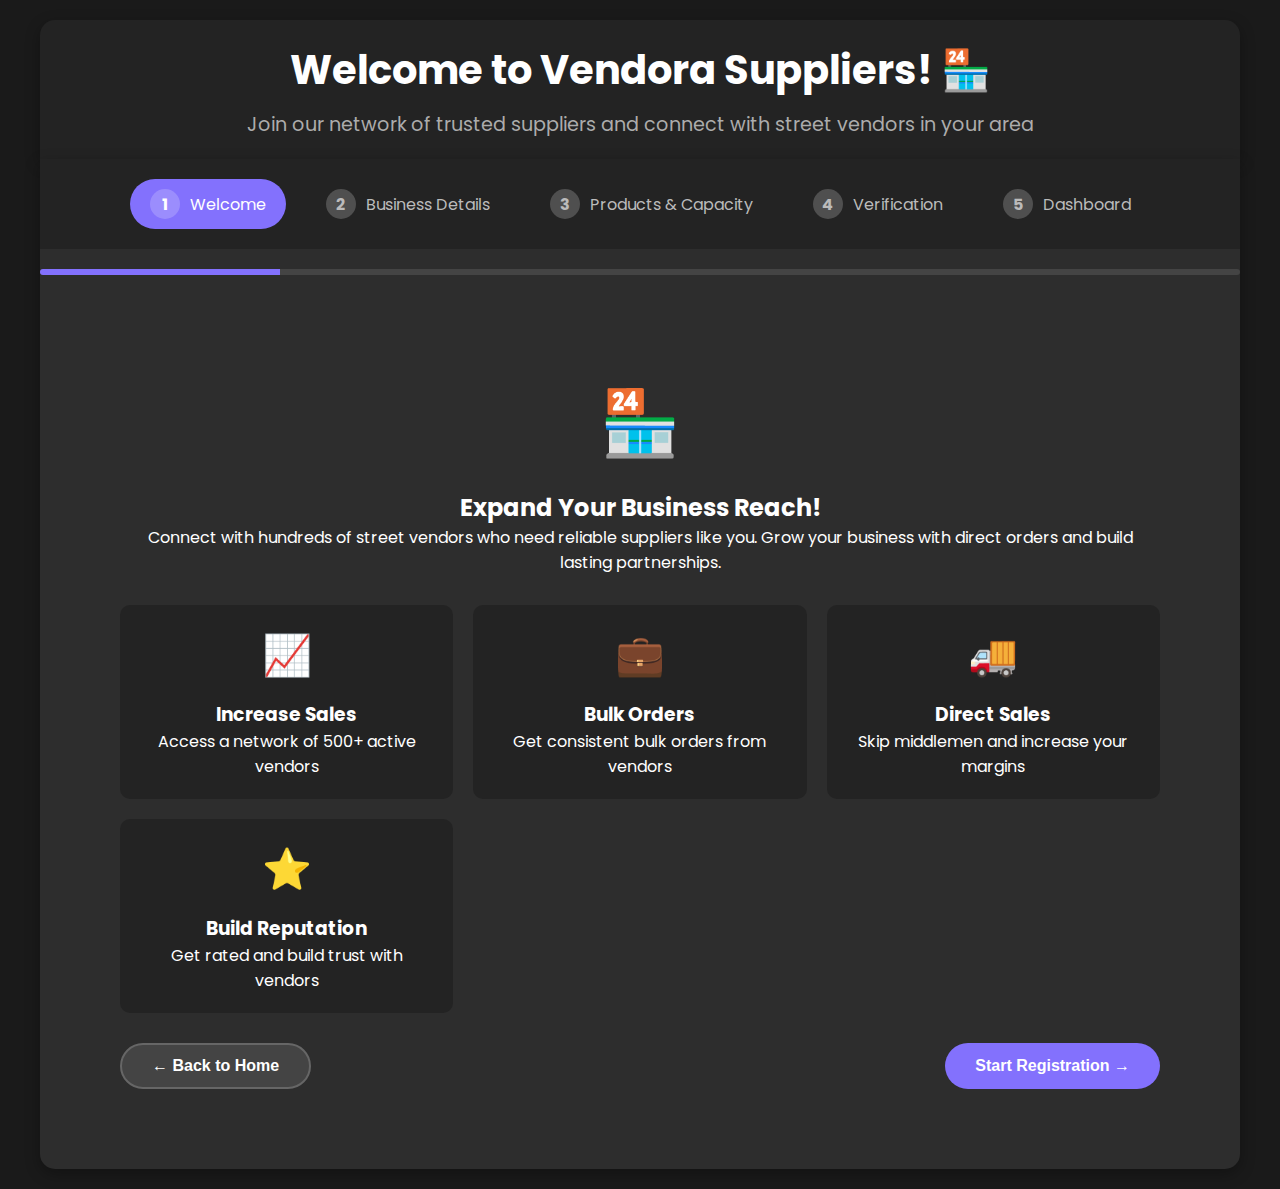
<file: vendora_supply.html>
<!DOCTYPE html>
<html lang="en">
  <head>
    <meta charset="UTF-8" />
    <meta name="viewport" content="width=device-width, initial-scale=1.0" />
    <title>Vendora - Supplier Registration</title>
    <style>
      @import url("https://fonts.googleapis.com/css2?family=Poppins:wght@300;400;500;600;700&display=swap");

      * {
        margin: 0;
        padding: 0;
        box-sizing: border-box;
      }

      body {
        font-family: "Poppins", sans-serif;
        background: #1a1a1a;
        min-height: 100vh;
        padding: 20px;
        color: #fff;
      }

      .container {
        max-width: 1200px;
        margin: 0 auto;
      }

      .header {
        background: #232323;
        color: #fff;
        padding: 20px;
        border-radius: 15px 15px 0 0;
        text-align: center;
        box-shadow: 0 5px 15px rgba(0, 0, 0, 0.3);
      }

      .header h1 {
        font-size: 2.5rem;
        margin-bottom: 10px;
      }

      .header p {
        font-size: 1.2rem;
        opacity: 0.9;
        color: #bbb;
      }

      .main-content {
        background: #2d2d2d;
        border-radius: 0 0 15px 15px;
        overflow: hidden;
        box-shadow: 0 5px 15px rgba(0, 0, 0, 0.3);
      }

      .step-indicator {
        display: flex;
        background: #232323;
        padding: 20px;
        justify-content: center;
        gap: 20px;
        flex-wrap: wrap;
      }

      .step {
        display: flex;
        align-items: center;
        gap: 10px;
        padding: 10px 20px;
        border-radius: 25px;
        transition: all 0.3s ease;
        color: #bbb;
      }

      .step.active {
        background: #8371fd;
        color: white;
      }

      .step.completed {
        background: #4a7c59;
        color: #fff;
      }

      .step-number {
        width: 30px;
        height: 30px;
        border-radius: 50%;
        background: rgba(255, 255, 255, 0.2);
        display: flex;
        align-items: center;
        justify-content: center;
        font-weight: bold;
      }

      .content-area {
        padding: 40px;
      }

      .form-section {
        display: none;
      }

      .form-section.active {
        display: block;
        animation: fadeInUp 0.5s ease;
      }

      .form-group {
        margin-bottom: 25px;
      }

      .form-group label {
        display: block;
        margin-bottom: 8px;
        font-weight: 600;
        color: #fff;
      }

      .form-group input,
      .form-group select,
      .form-group textarea {
        width: 100%;
        padding: 12px 15px;
        border: 2px solid #444;
        border-radius: 10px;
        font-size: 16px;
        transition: border-color 0.3s ease;
        background: #1a1a1a;
        color: #fff;
      }

      .form-group input:focus,
      .form-group select:focus,
      .form-group textarea:focus {
        outline: none;
        border-color: #8371fd;
        box-shadow: 0 0 0 3px rgba(131, 113, 253, 0.1);
      }

      .form-group input::placeholder,
      .form-group textarea::placeholder {
        color: #666;
      }

      .form-row {
        display: grid;
        grid-template-columns: 1fr 1fr;
        gap: 20px;
      }

      .checkbox-group {
        display: grid;
        grid-template-columns: repeat(auto-fit, minmax(200px, 1fr));
        gap: 15px;
        margin-top: 10px;
      }

      .checkbox-item {
        display: flex;
        align-items: center;
        gap: 10px;
        padding: 10px;
        border: 2px solid #444;
        border-radius: 8px;
        cursor: pointer;
        transition: all 0.3s ease;
        background: #1a1a1a;
        color: #fff;
      }

      .checkbox-item:hover {
        border-color: #8371fd;
        background: #232323;
      }

      .checkbox-item input[type="checkbox"] {
        width: auto;
        margin: 0;
      }

      .checkbox-item.selected {
        border-color: #8371fd;
        background: #2d2d2d;
      }

      .upload-area {
        border: 2px dashed #8371fd;
        border-radius: 10px;
        padding: 40px;
        text-align: center;
        cursor: pointer;
        transition: all 0.3s ease;
        background: #1a1a1a;
        color: #fff;
      }

      .upload-area:hover {
        background: #232323;
      }

      .upload-icon {
        font-size: 3rem;
        color: #8371fd;
        margin-bottom: 15px;
      }

      .btn {
        padding: 12px 30px;
        border: none;
        border-radius: 25px;
        font-size: 16px;
        font-weight: 600;
        cursor: pointer;
        transition: all 0.3s ease;
        text-decoration: none;
        display: inline-block;
      }

      .btn-primary {
        background: #8371fd;
        color: white;
      }

      .btn-primary:hover {
        transform: translateY(-2px);
        box-shadow: 0 5px 15px rgba(131, 113, 253, 0.4);
      }

      .btn-secondary {
        background: #444;
        color: #fff;
        border: 2px solid #666;
      }

      .btn-secondary:hover {
        background: #555;
      }

      .button-group {
        display: flex;
        justify-content: space-between;
        margin-top: 30px;
        gap: 20px;
      }

      .welcome-section {
        text-align: center;
        padding: 40px;
      }

      .welcome-icon {
        font-size: 4rem;
        margin-bottom: 20px;
      }

      .feature-grid {
        display: grid;
        grid-template-columns: repeat(auto-fit, minmax(250px, 1fr));
        gap: 20px;
        margin: 30px 0;
      }

      .feature-card {
        background: #232323;
        padding: 20px;
        border-radius: 10px;
        text-align: center;
        transition: transform 0.3s ease;
        color: #fff;
      }

      .feature-card:hover {
        transform: translateY(-5px);
      }

      .feature-icon {
        font-size: 2.5rem;
        margin-bottom: 15px;
      }

      .dashboard-preview {
        background: #232323;
        padding: 30px;
        border-radius: 15px;
        margin: 30px 0;
        color: #fff;
      }

      .vendor-request {
        background: #1a1a1a;
        padding: 20px;
        border-radius: 10px;
        margin-bottom: 15px;
        box-shadow: 0 2px 10px rgba(0, 0, 0, 0.3);
        display: flex;
        justify-content: space-between;
        align-items: center;
      }

      .vendor-info {
        display: flex;
        align-items: center;
        gap: 15px;
      }

      .vendor-avatar {
        width: 50px;
        height: 50px;
        background: #8371fd;
        border-radius: 50%;
        display: flex;
        align-items: center;
        justify-content: center;
        color: white;
        font-weight: bold;
      }

      .vendor-details h4 {
        color: #fff;
        margin-bottom: 5px;
      }

      .vendor-details p {
        color: #bbb;
        font-size: 0.9rem;
      }

      .request-actions {
        display: flex;
        gap: 10px;
      }

      .btn-small {
        padding: 8px 16px;
        font-size: 14px;
      }

      .progress-bar {
        background: #444;
        height: 6px;
        border-radius: 3px;
        margin: 20px 0;
        overflow: hidden;
      }

      .progress-fill {
        background: #8371fd;
        height: 100%;
        transition: width 0.5s ease;
      }

      .capacity-section {
        background: #232323;
        padding: 20px;
        border-radius: 10px;
        margin: 20px 0;
      }

      .capacity-grid {
        display: grid;
        grid-template-columns: repeat(auto-fit, minmax(200px, 1fr));
        gap: 15px;
        margin-top: 15px;
      }

      .capacity-item {
        background: #1a1a1a;
        padding: 15px;
        border-radius: 8px;
        text-align: center;
        color: #fff;
      }

      .capacity-value {
        font-size: 1.5rem;
        font-weight: bold;
        color: #8371fd;
      }

      .capacity-label {
        font-size: 0.9rem;
        color: #bbb;
      }

      @keyframes fadeInUp {
        from {
          opacity: 0;
          transform: translateY(20px);
        }
        to {
          opacity: 1;
          transform: translateY(0);
        }
      }

      @media (max-width: 768px) {
        .form-row {
          grid-template-columns: 1fr;
        }

        .step-indicator {
          flex-direction: column;
          gap: 10px;
        }

        .button-group {
          flex-direction: column;
        }

        .vendor-request {
          flex-direction: column;
          text-align: center;
          gap: 15px;
        }
      }
    </style>
  </head>
  <body>
    <div class="container">
      <div class="header">
        <h1>Welcome to Vendora Suppliers! 🏪</h1>
        <p>
          Join our network of trusted suppliers and connect with street vendors
          in your area
        </p>
      </div>

      <div class="main-content">
        <div class="step-indicator">
          <div class="step active" data-step="1">
            <div class="step-number">1</div>
            <span>Welcome</span>
          </div>
          <div class="step" data-step="2">
            <div class="step-number">2</div>
            <span>Business Details</span>
          </div>
          <div class="step" data-step="3">
            <div class="step-number">3</div>
            <span>Products & Capacity</span>
          </div>
          <div class="step" data-step="4">
            <div class="step-number">4</div>
            <span>Verification</span>
          </div>
          <div class="step" data-step="5">
            <div class="step-number">5</div>
            <span>Dashboard</span>
          </div>
        </div>

        <div class="progress-bar">
          <div class="progress-fill" id="progressFill" style="width: 20%"></div>
        </div>

        <div class="content-area">
          <!-- Step 1: Welcome -->
          <div class="form-section active" id="step1">
            <div class="welcome-section">
              <div class="welcome-icon">🏪</div>
              <h2>Expand Your Business Reach!</h2>
              <p>
                Connect with hundreds of street vendors who need reliable
                suppliers like you. Grow your business with direct orders and
                build lasting partnerships.
              </p>

              <div class="feature-grid">
                <div class="feature-card">
                  <div class="feature-icon">📈</div>
                  <h3>Increase Sales</h3>
                  <p>Access a network of 500+ active vendors</p>
                </div>
                <div class="feature-card">
                  <div class="feature-icon">💼</div>
                  <h3>Bulk Orders</h3>
                  <p>Get consistent bulk orders from vendors</p>
                </div>
                <div class="feature-card">
                  <div class="feature-icon">🚚</div>
                  <h3>Direct Sales</h3>
                  <p>Skip middlemen and increase your margins</p>
                </div>
                <div class="feature-card">
                  <div class="feature-icon">⭐</div>
                  <h3>Build Reputation</h3>
                  <p>Get rated and build trust with vendors</p>
                </div>
              </div>

              <div class="button-group">
                <button class="btn btn-secondary" onclick="goBack()">
                  ← Back to Home
                </button>
                <button class="btn btn-primary" onclick="nextStep()">
                  Start Registration →
                </button>
              </div>
            </div>
          </div>

          <!-- Step 2: Business Details -->
          <div class="form-section" id="step2">
            <h2>Tell us about your supply business</h2>
            <p>
              Help vendors find you by providing accurate business information.
            </p>

            <div class="form-row">
              <div class="form-group">
                <label for="supplierName">Your Name *</label>
                <input
                  type="text"
                  id="supplierName"
                  name="supplierName"
                  placeholder="Enter your full name"
                  required
                />
              </div>
              <div class="form-group">
                <label for="businessName">Business Name *</label>
                <input
                  type="text"
                  id="businessName"
                  name="businessName"
                  placeholder="e.g., Mumbai Fresh Wholesale"
                  required
                />
              </div>
            </div>

            <div class="form-row">
              <div class="form-group">
                <label for="phone">Phone Number *</label>
                <input
                  type="tel"
                  id="phone"
                  name="phone"
                  placeholder="+91 9876543210"
                  required
                />
              </div>
              <div class="form-group">
                <label for="whatsapp">WhatsApp Number</label>
                <input
                  type="tel"
                  id="whatsapp"
                  name="whatsapp"
                  placeholder="+91 9876543210"
                />
              </div>
            </div>

            <div class="form-group">
              <label for="businessAddress">Business Address *</label>
              <textarea
                id="businessAddress"
                name="businessAddress"
                rows="3"
                placeholder="Complete business address with landmark"
                required
              ></textarea>
            </div>

            <div class="form-row">
              <div class="form-group">
                <label for="businessType">Business Type *</label>
                <select id="businessType" name="businessType" required>
                  <option value="">Select business type</option>
                  <option value="wholesale-market">
                    Wholesale Market Vendor
                  </option>
                  <option value="distributor">Distributor</option>
                  <option value="manufacturer">Manufacturer</option>
                  <option value="farmer">Farmer/Producer</option>
                  <option value="warehouse">Warehouse/Storage</option>
                  <option value="importer">Importer</option>
                </select>
              </div>
              <div class="form-group">
                <label for="experience">Years in Business *</label>
                <select id="experience" name="experience" required>
                  <option value="">Select experience</option>
                  <option value="1-2">1-2 years</option>
                  <option value="3-5">3-5 years</option>
                  <option value="5-10">5-10 years</option>
                  <option value="10-20">10-20 years</option>
                  <option value="more-than-20">More than 20 years</option>
                </select>
              </div>
            </div>

            <div class="form-row">
              <div class="form-group">
                <label for="deliveryRange">Delivery Range</label>
                <select id="deliveryRange" name="deliveryRange">
                  <option value="">Select delivery range</option>
                  <option value="5km">Within 5 km</option>
                  <option value="10km">Within 10 km</option>
                  <option value="20km">Within 20 km</option>
                  <option value="citywide">City-wide</option>
                  <option value="pickup-only">Pickup Only</option>
                </select>
              </div>
              <div class="form-group">
                <label for="minOrderValue">Minimum Order Value (₹)</label>
                <input
                  type="number"
                  id="minOrderValue"
                  name="minOrderValue"
                  placeholder="e.g., 500"
                />
              </div>
            </div>

            <div class="button-group">
              <button class="btn btn-secondary" onclick="prevStep()">
                ← Previous
              </button>
              <button class="btn btn-primary" onclick="nextStep()">
                Next →
              </button>
            </div>
          </div>

          <!-- Step 3: Products & Capacity -->
          <div class="form-section" id="step3">
            <h2>What products do you supply?</h2>
            <p>
              Select your product categories and specify your supply capacity.
            </p>

            <div class="checkbox-group">
              <div class="checkbox-item" onclick="toggleProduct(this)">
                <input type="checkbox" name="products" value="vegetables" />
                <span>🥕 Fresh Vegetables</span>
              </div>
              <div class="checkbox-item" onclick="toggleProduct(this)">
                <input type="checkbox" name="products" value="fruits" />
                <span>🍎 Seasonal Fruits</span>
              </div>
              <div class="checkbox-item" onclick="toggleProduct(this)">
                <input type="checkbox" name="products" value="spices" />
                <span>🌶️ Spices & Herbs</span>
              </div>
              <div class="checkbox-item" onclick="toggleProduct(this)">
                <input type="checkbox" name="products" value="grains" />
                <span>🌾 Grains & Pulses</span>
              </div>
              <div class="checkbox-item" onclick="toggleProduct(this)">
                <input type="checkbox" name="products" value="dairy" />
                <span>🥛 Dairy Products</span>
              </div>
              <div class="checkbox-item" onclick="toggleProduct(this)">
                <input type="checkbox" name="products" value="packaged-foods" />
                <span>📦 Packaged Foods</span>
              </div>
              <div class="checkbox-item" onclick="toggleProduct(this)">
                <input type="checkbox" name="products" value="beverages" />
                <span>🥤 Beverages</span>
              </div>
              <div class="checkbox-item" onclick="toggleProduct(this)">
                <input type="checkbox" name="products" value="household" />
                <span>🧴 Household Items</span>
              </div>
            </div>

            <div class="capacity-section">
              <h3>Supply Capacity Information</h3>
              <div class="form-row">
                <div class="form-group">
                  <label for="dailyCapacity"
                    >Daily Supply Capacity (kg/units)</label
                  >
                  <input
                    type="number"
                    id="dailyCapacity"
                    name="dailyCapacity"
                    placeholder="e.g., 1000"
                  />
                </div>
                <div class="form-group">
                  <label for="leadTime">Lead Time for Orders</label>
                  <select id="leadTime" name="leadTime">
                    <option value="">Select lead time</option>
                    <option value="same-day">Same Day</option>
                    <option value="next-day">Next Day</option>
                    <option value="2-3-days">2-3 Days</option>
                    <option value="weekly">Weekly</option>
                  </select>
                </div>
              </div>
            </div>

            <div class="form-group">
              <label for="specificProducts">Specific Products You Supply</label>
              <textarea
                id="specificProducts"
                name="specificProducts"
                rows="4"
                placeholder="List specific products you supply, e.g., Tomatoes, Onions, Potatoes, Red Chili, Turmeric..."
              ></textarea>
            </div>

            <div class="button-group">
              <button class="btn btn-secondary" onclick="prevStep()">
                ← Previous
              </button>
              <button class="btn btn-primary" onclick="nextStep()">
                Next →
              </button>
            </div>
          </div>

          <!-- Step 4: Verification -->
          <div class="form-section" id="step4">
            <h2>Verify your supply business</h2>
            <p>
              Upload documents to verify your business and build trust with
              vendors.
            </p>

            <div class="form-group">
              <label>Business Registration Document *</label>
              <div
                class="upload-area"
                onclick="document.getElementById('registration').click()"
              >
                <div class="upload-icon">📄</div>
                <h3>Upload Business Registration</h3>
                <p>
                  Trade license, GST certificate, partnership deed, or company
                  registration
                </p>
                <input
                  type="file"
                  id="registration"
                  name="registration"
                  accept="image/*,.pdf"
                  style="display: none"
                />
              </div>
            </div>

            <div class="form-group">
              <label>Business Photos *</label>
              <div
                class="upload-area"
                onclick="document.getElementById('businessPhotos').click()"
              >
                <div class="upload-icon">📸</div>
                <h3>Upload Business Photos</h3>
                <p>
                  Photos of your warehouse, shop, or storage facility. Multiple
                  photos accepted.
                </p>
                <input
                  type="file"
                  id="businessPhotos"
                  name="businessPhotos"
                  accept="image/*"
                  multiple
                  style="display: none"
                />
              </div>
            </div>

            <div class="form-group">
              <label>Product Sample Photos</label>
              <div
                class="upload-area"
                onclick="document.getElementById('productPhotos').click()"
              >
                <div class="upload-icon">🛍️</div>
                <h3>Upload Product Photos</h3>
                <p>Photos of your products to showcase quality to vendors</p>
                <input
                  type="file"
                  id="productPhotos"
                  name="productPhotos"
                  accept="image/*"
                  multiple
                  style="display: none"
                />
              </div>
            </div>

            <div class="form-row">
              <div class="form-group">
                <label for="gstNumber">GST Number (Optional)</label>
                <input
                  type="text"
                  id="gstNumber"
                  name="gstNumber"
                  placeholder="GST registration number if applicable"
                />
              </div>
              <div class="form-group">
                <label for="preferredContact">Preferred Contact Method</label>
                <select id="preferredContact" name="preferredContact">
                  <option value="whatsapp">WhatsApp</option>
                  <option value="phone">Phone Call</option>
                  <option value="sms">SMS</option>
                  <option value="app">In-App Messages</option>
                </select>
              </div>
            </div>

            <div class="button-group">
              <button class="btn btn-secondary" onclick="prevStep()">
                ← Previous
              </button>
              <button class="btn btn-primary" onclick="nextStep()">
                Complete Registration →
              </button>
            </div>
          </div>

          <!-- Step 5: Dashboard Preview -->
          <div class="form-section" id="step5">
            <div class="welcome-section">
              <div class="welcome-icon">🎉</div>
              <h2>Welcome to your supplier dashboard!</h2>
              <p>
                Your profile is being verified. Here are some vendor connection
                requests waiting for you:
              </p>

              <div class="dashboard-preview">
                <h3>📋 Vendor Connection Requests</h3>

                <div class="vendor-request">
                  <div class="vendor-info">
                    <div class="vendor-avatar">RK</div>
                    <div class="vendor-details">
                      <h4>Raj Kumar - Vegetable Vendor</h4>
                      <p>Looking for: Fresh Tomatoes, Onions • 2.1 km away</p>
                      <p>💰 Budget: ₹2,000-5,000/week</p>
                    </div>
                  </div>
                  <div class="request-actions">
                    <button
                      class="btn btn-primary btn-small"
                      onclick="acceptRequest('Raj Kumar')"
                    >
                      Accept
                    </button>
                    <button
                      class="btn btn-secondary btn-small"
                      onclick="viewProfile('Raj Kumar')"
                    >
                      View Profile
                    </button>
                  </div>
                </div>

                <div class="vendor-request">
                  <div class="vendor-info">
                    <div class="vendor-avatar">PS</div>
                    <div class="vendor-details">
                      <h4>Priya Singh - Fruit Cart</h4>
                      <p>Looking for: Seasonal Fruits • 1.5 km away</p>
                      <p>💰 Budget: ₹3,000-8,000/week</p>
                    </div>
                  </div>
                  <div class="request-actions">
                    <button
                      class="btn btn-primary btn-small"
                      onclick="acceptRequest('Priya Singh')"
                    >
                      Accept
                    </button>
                    <button
                      class="btn btn-secondary btn-small"
                      onclick="viewProfile('Priya Singh')"
                    >
                      View Profile
                    </button>
                  </div>
                </div>

                <div class="vendor-request">
                  <div class="vendor-info">
                    <div class="vendor-avatar">MA</div>
                    <div class="vendor-details">
                      <h4>Mohammed Ali - Spice Vendor</h4>
                      <p>Looking for: Whole Spices • 3.2 km away</p>
                      <p>💰 Budget: ₹1,500-4,000/week</p>
                    </div>
                  </div>
                  <div class="request-actions">
                    <button
                      class="btn btn-primary btn-small"
                      onclick="acceptRequest('Mohammed Ali')"
                    >
                      Accept
                    </button>
                    <button
                      class="btn btn-secondary btn-small"
                      onclick="viewProfile('Mohammed Ali')"
                    >
                      View Profile
                    </button>
                  </div>
                </div>
              </div>

              <div class="capacity-grid">
                <div class="capacity-item">
                  <div class="capacity-value">15</div>
                  <div class="capacity-label">Pending Requests</div>
                </div>
                <div class="capacity-item">
                  <div class="capacity-value">8</div>
                  <div class="capacity-label">Active Vendors</div>
                </div>
                <div class="capacity-item">
                  <div class="capacity-value">₹25,000</div>
                  <div class="capacity-label">Monthly Potential</div>
                </div>
                <div class="capacity-item">
                  <div class="capacity-value">4.7⭐</div>
                  <div class="capacity-label">Average Rating</div>
                </div>
              </div>

              <div class="button-group">
                <button class="btn btn-secondary" onclick="goToSupplierApp()">
                  View All Requests
                </button>
                <button class="btn btn-primary" onclick="goToSupplierApp()">
                  Start Connecting →
                </button>
              </div>
            </div>
          </div>
        </div>
      </div>
    </div>

    <script>
      let currentStep = 1;
      const totalSteps = 5;

      function nextStep() {
        if (currentStep < totalSteps) {
          if (validateCurrentStep()) {
            document
              .getElementById(`step${currentStep}`)
              .classList.remove("active");
            document
              .querySelector(`.step[data-step="${currentStep}"]`)
              .classList.add("completed");
            document
              .querySelector(`.step[data-step="${currentStep}"]`)
              .classList.remove("active");

            currentStep++;
            document
              .getElementById(`step${currentStep}`)
              .classList.add("active");
            document
              .querySelector(`.step[data-step="${currentStep}"]`)
              .classList.add("active");

            const progress = (currentStep / totalSteps) * 100;
            document.getElementById(
              "progressFill"
            ).style.width = `${progress}%`;

            window.scrollTo({ top: 0, behavior: "smooth" });
          }
        }
      }

      function prevStep() {
        if (currentStep > 1) {
          document
            .getElementById(`step${currentStep}`)
            .classList.remove("active");
          document
            .querySelector(`.step[data-step="${currentStep}"]`)
            .classList.remove("active");

          currentStep--;
          document.getElementById(`step${currentStep}`).classList.add("active");
          document
            .querySelector(`.step[data-step="${currentStep}"]`)
            .classList.add("active");

          const progress = (currentStep / totalSteps) * 100;
          document.getElementById("progressFill").style.width = `${progress}%`;

          window.scrollTo({ top: 0, behavior: "smooth" });
        }
      }

      function validateCurrentStep() {
        const currentStepElement = document.getElementById(
          `step${currentStep}`
        );
        const requiredFields =
          currentStepElement.querySelectorAll("[required]");

        for (let field of requiredFields) {
          if (!field.value.trim()) {
            alert("Please fill in all required fields.");
            field.focus();
            return false;
          }
        }

        return true;
      }

      function toggleProduct(element) {
        const checkbox = element.querySelector('input[type="checkbox"]');
        checkbox.checked = !checkbox.checked;
        element.classList.toggle("selected", checkbox.checked);
      }

      function goBack() {
        window.location.href = "main.html";
      }

      function goToSupplierApp() {
        saveRegistrationData();
        window.location.href = "vendora_supply_dashboard.html";
      }

      function saveRegistrationData() {
        const registrationData = {
          supplierName: document.getElementById("supplierName").value,
          businessName: document.getElementById("businessName").value,
          phone: document.getElementById("phone").value,
          whatsapp: document.getElementById("whatsapp").value,
          businessAddress: document.getElementById("businessAddress").value,
          businessType: document.getElementById("businessType").value,
          experience: document.getElementById("experience").value,
          deliveryRange: document.getElementById("deliveryRange").value,
          minOrderValue: document.getElementById("minOrderValue").value,
          products: Array.from(
            document.querySelectorAll('input[name="products"]:checked')
          ).map((cb) => cb.value),
          specificProducts: document.getElementById("specificProducts").value,
          dailyCapacity: document.getElementById("dailyCapacity").value,
          leadTime: document.getElementById("leadTime").value,
          gstNumber: document.getElementById("gstNumber").value,
          preferredContact: document.getElementById("preferredContact").value,
          email: "",
          operatingHours: "",
          description: `${document.getElementById("businessName").value} is a ${
            document.getElementById("businessType").value
          } with ${
            document.getElementById("experience").value
          } of experience. We specialize in ${Array.from(
            document.querySelectorAll('input[name="products"]:checked')
          )
            .map((cb) => cb.value)
            .join(", ")}.`,
        };

        localStorage.setItem(
          "vendoraSupplierRegistration",
          JSON.stringify(registrationData)
        );
      }

      function acceptRequest(vendorName) {
        alert(
          `Connection request accepted for ${vendorName}! You can now start communicating.`
        );
      }

      function viewProfile(vendorName) {
        alert(
          `Viewing profile of ${vendorName}. Profile details would be displayed here.`
        );
      }
    </script>
  </body>
</html>
</file>
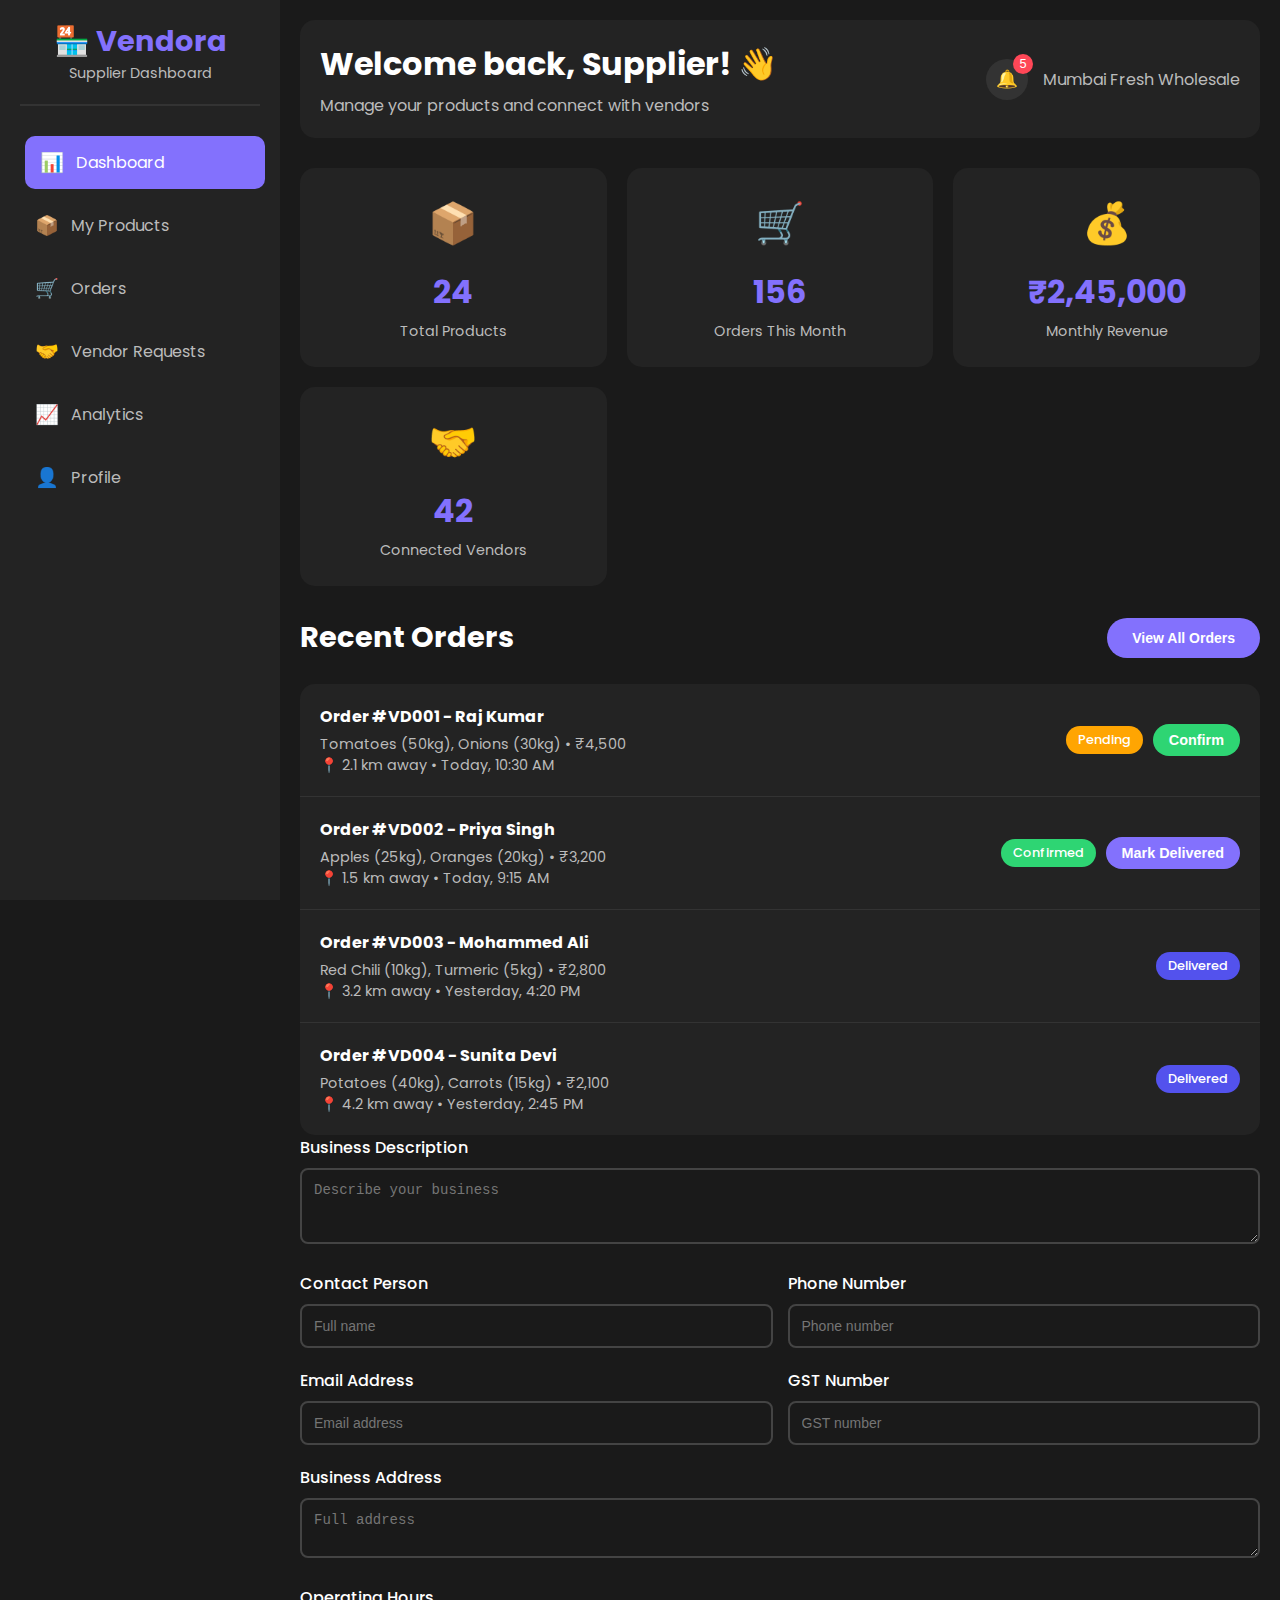
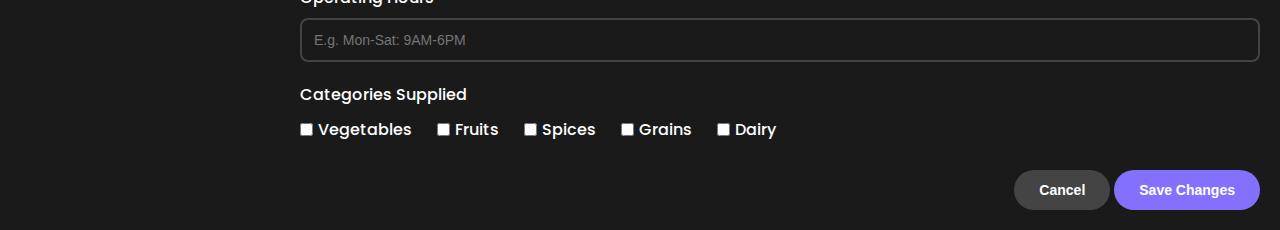
<file: vendora_supply_dashboard.html>
<!DOCTYPE html>
<html lang="en">
<head>
    <meta charset="UTF-8">
    <meta name="viewport" content="width=device-width, initial-scale=1.0">
    <title>Vendora - Supplier Dashboard</title>
    <style>
        @import url('https://fonts.googleapis.com/css2?family=Poppins:wght@300;400;500;600;700&display=swap');
        
        * {
            margin: 0;
            padding: 0;
            box-sizing: border-box;
        }

        body {
            font-family: 'Poppins', sans-serif;
            background: #1a1a1a;
            color: #fff;
            min-height: 100vh;
        }

        .sidebar {
            position: fixed;
            left: 0;
            top: 0;
            width: 280px;
            height: 100vh;
            background: #232323;
            padding: 20px;
            z-index: 1000;
            transition: transform 0.3s ease;
        }

        .sidebar.mobile-hidden {
            transform: translateX(-100%);
        }

        .logo {
            text-align: center;
            margin-bottom: 30px;
            padding-bottom: 20px;
            border-bottom: 2px solid #333;
        }

        .logo h1 {
            color: #8371fd;
            font-size: 1.8rem;
        }

        .logo p {
            color: #bbb;
            font-size: 0.9rem;
        }

        .nav-menu {
            list-style: none;
        }

        .nav-item {
            margin-bottom: 10px;
        }

        .nav-link {
            display: flex;
            align-items: center;
            padding: 12px 15px;
            color: #bbb;
            text-decoration: none;
            border-radius: 10px;
            transition: all 0.3s ease;
            gap: 12px;
        }

        .nav-link:hover, .nav-link.active {
            background: #8371fd;
            color: white;
            transform: translateX(5px);
        }

        .nav-icon {
            font-size: 1.2rem;
        }

        .main-content {
            margin-left: 280px;
            padding: 20px;
            min-height: 100vh;
            transition: margin-left 0.3s ease;
        }

        .main-content.full-width {
            margin-left: 0;
        }

        .header {
            display: flex;
            justify-content: space-between;
            align-items: center;
            margin-bottom: 30px;
            padding: 20px;
            background: #232323;
            border-radius: 15px;
        }

        .header-left h1 {
            color: #fff;
            margin-bottom: 5px;
        }

        .header-left p {
            color: #bbb;
        }

        .header-right {
            display: flex;
            align-items: center;
            gap: 15px;
        }

        .notification-btn {
            position: relative;
            background: #333;
            border: none;
            padding: 10px;
            border-radius: 50%;
            color: #fff;
            cursor: pointer;
            font-size: 1.1rem;
        }

        .notification-badge {
            position: absolute;
            top: -5px;
            right: -5px;
            background: #ff4757;
            color: white;
            border-radius: 50%;
            width: 20px;
            height: 20px;
            font-size: 0.8rem;
            display: flex;
            align-items: center;
            justify-content: center;
        }

        .mobile-toggle {
            display: none;
            background: #333;
            border: none;
            color: #fff;
            padding: 10px;
            border-radius: 5px;
            cursor: pointer;
            margin-right: 15px;
        }

        .dashboard-grid {
            display: grid;
            grid-template-columns: repeat(auto-fit, minmax(250px, 1fr));
            gap: 20px;
            margin-bottom: 30px;
        }

        .stat-card {
            background: #232323;
            padding: 25px;
            border-radius: 15px;
            text-align: center;
            transition: transform 0.3s ease;
        }

        .stat-card:hover {
            transform: translateY(-5px);
        }

        .stat-icon {
            font-size: 2.5rem;
            margin-bottom: 15px;
        }

        .stat-value {
            font-size: 2rem;
            font-weight: bold;
            color: #8371fd;
            margin-bottom: 5px;
        }

        .stat-label {
            color: #bbb;
            font-size: 0.9rem;
        }

        .content-section {
            display: none;
        }

        .content-section.active {
            display: block;
            animation: fadeInUp 0.5s ease;
        }

        .section-header {
            display: flex;
            justify-content: space-between;
            align-items: center;
            margin-bottom: 25px;
        }

        .section-title {
            font-size: 1.8rem;
            color: #fff;
        }

        .btn {
            padding: 12px 25px;
            border: none;
            border-radius: 25px;
            font-weight: 600;
            cursor: pointer;
            transition: all 0.3s ease;
            text-decoration: none;
            display: inline-block;
            font-size: 14px;
        }

        .btn-primary {
            background: #8371fd;
            color: white;
        }

        .btn-primary:hover {
            transform: translateY(-2px);
            box-shadow: 0 5px 15px rgba(131, 113, 253, 0.4);
        }

        .btn-secondary {
            background: #444;
            color: #fff;
        }

        .btn-success {
            background: #2ed573;
            color: white;
        }

        .btn-danger {
            background: #ff4757;
            color: white;
        }

        .btn-small {
            padding: 8px 16px;
            font-size: 0.9rem;
        }

        .product-grid {
            display: grid;
            grid-template-columns: repeat(auto-fill, minmax(280px, 1fr));
            gap: 20px;
            margin-bottom: 30px;
        }

        .product-card {
            background: #232323;
            border-radius: 15px;
            overflow: hidden;
            transition: transform 0.3s ease;
        }

        .product-card:hover {
            transform: translateY(-5px);
        }

        .product-image {
            width: 100%;
            height: 200px;
            background: linear-gradient(135deg, #667eea 0%, #764ba2 100%);
            display: flex;
            align-items: center;
            justify-content: center;
            font-size: 3rem;
            color: white;
        }

        .product-info {
            padding: 20px;
        }

        .product-name {
            font-size: 1.2rem;
            font-weight: 600;
            margin-bottom: 10px;
            color: #fff;
        }

        .product-price {
            font-size: 1.5rem;
            color: #8371fd;
            font-weight: bold;
            margin-bottom: 10px;
        }

        .product-details {
            display: flex;
            justify-content: space-between;
            align-items: center;
            margin-bottom: 15px;
            color: #bbb;
            font-size: 0.9rem;
        }

        .product-actions {
            display: flex;
            gap: 10px;
        }

        .modal {
            display: none;
            position: fixed;
            top: 0;
            left: 0;
            width: 100%;
            height: 100%;
            background: rgba(0,0,0,0.8);
            z-index: 2000;
        }

        .modal-content {
            position: absolute;
            top: 50%;
            left: 50%;
            transform: translate(-50%, -50%);
            background: #232323;
            padding: 30px;
            border-radius: 15px;
            width: 90%;
            max-width: 500px;
            max-height: 90vh;
            overflow-y: auto;
        }

        .modal-header {
            display: flex;
            justify-content: space-between;
            align-items: center;
            margin-bottom: 25px;
        }

        .modal-title {
            font-size: 1.5rem;
            color: #fff;
        }

        .close-btn {
            background: none;
            border: none;
            color: #bbb;
            font-size: 1.5rem;
            cursor: pointer;
        }

        .form-group {
            margin-bottom: 20px;
        }

        .form-group label {
            display: block;
            margin-bottom: 8px;
            color: #fff;
            font-weight: 500;
        }

        .form-group input,
        .form-group select,
        .form-group textarea {
            width: 100%;
            padding: 12px;
            border: 2px solid #444;
            border-radius: 8px;
            background: #1a1a1a;
            color: #fff;
            font-size: 14px;
        }

        .form-group input:focus,
        .form-group select:focus,
        .form-group textarea:focus {
            outline: none;
            border-color: #8371fd;
        }

        .form-row {
            display: grid;
            grid-template-columns: 1fr 1fr;
            gap: 15px;
        }

        .order-list {
            background: #232323;
            border-radius: 15px;
            overflow: hidden;
        }

        .order-item {
            padding: 20px;
            border-bottom: 1px solid #333;
            display: flex;
            justify-content: space-between;
            align-items: center;
        }

        .order-item:last-child {
            border-bottom: none;
        }

        .order-info h4 {
            color: #fff;
            margin-bottom: 5px;
        }

        .order-info p {
            color: #bbb;
            font-size: 0.9rem;
        }

        .order-status {
            padding: 5px 12px;
            border-radius: 20px;
            font-size: 0.8rem;
            font-weight: 500;
        }

        .status-pending {
            background: #ffa502;
            color: white;
        }

        .status-confirmed {
            background: #2ed573;
            color: white;
        }

        .status-delivered {
            background: #5352ed;
            color: white;
        }

        .vendor-request {
            background: #1a1a1a;
            padding: 20px;
            border-radius: 10px;
            margin-bottom: 15px;
            display: flex;
            justify-content: space-between;
            align-items: center;
        }

        .vendor-info {
            display: flex;
            align-items: center;
            gap: 15px;
        }

        .vendor-avatar {
            width: 50px;
            height: 50px;
            background: #8371fd;
            border-radius: 50%;
            display: flex;
            align-items: center;
            justify-content: center;
            color: white;
            font-weight: bold;
        }

        .vendor-details h4 {
            color: #fff;
            margin-bottom: 5px;
        }

        .vendor-details p {
            color: #bbb;
            font-size: 0.9rem;
        }

        .request-actions {
            display: flex;
            gap: 10px;
        }

        .profile-section {
            background: #232323;
            padding: 30px;
            border-radius: 15px;
            margin-bottom: 20px;
        }

        .profile-header {
            display: flex;
            align-items: center;
            gap: 20px;
            margin-bottom: 30px;
        }

        .profile-avatar {
            width: 80px;
            height: 80px;
            background: #8371fd;
            border-radius: 50%;
            display: flex;
            align-items: center;
            justify-content: center;
            font-size: 2rem;
            color: white;
        }

        .notification {
            position: fixed;
            top: 20px;
            right: 20px;
            background: #2ed573;
            color: white;
            padding: 15px 25px;
            border-radius: 10px;
            transform: translateX(400px);
            transition: transform 0.3s ease;
            z-index: 3000;
        }

        .notification.show {
            transform: translateX(0);
        }

        @keyframes fadeInUp {
            from {
                opacity: 0;
                transform: translateY(20px);
            }
            to {
                opacity: 1;
                transform: translateY(0);
            }
        }

        @media (max-width: 768px) {
            .sidebar {
                transform: translateX(-100%);
            }
            
            .sidebar.mobile-visible {
                transform: translateX(0);
            }
            
            .main-content {
                margin-left: 0;
            }
            
            .mobile-toggle {
                display: block;
            }
            
            .header {
                flex-direction: column;
                text-align: center;
                gap: 15px;
            }
            
            .form-row {
                grid-template-columns: 1fr;
            }
            
            .vendor-request {
                flex-direction: column;
                text-align: center;
                gap: 15px;
            }
            
            .order-item {
                flex-direction: column;
                text-align: center;
                gap: 15px;
            }
        }
    </style>
</head>
<body>
    <!-- Sidebar -->
    <div class="sidebar" id="sidebar">
        <div class="logo">
            <h1>🏪 Vendora</h1>
            <p>Supplier Dashboard</p>
        </div>
        
        <ul class="nav-menu">
            <li class="nav-item">
                <a href="#" class="nav-link active" onclick="showSection('dashboard')">
                    <span class="nav-icon">📊</span>
                    Dashboard
                </a>
            </li>
            <li class="nav-item">
                <a href="#" class="nav-link" onclick="showSection('products')">
                    <span class="nav-icon">📦</span>
                    My Products
                </a>
            </li>
            <li class="nav-item">
                <a href="#" class="nav-link" onclick="showSection('orders')">
                    <span class="nav-icon">🛒</span>
                    Orders
                </a>
            </li>
            <li class="nav-item">
                <a href="#" class="nav-link" onclick="showSection('requests')">
                    <span class="nav-icon">🤝</span>
                    Vendor Requests
                </a>
            </li>
            <li class="nav-item">
                <a href="#" class="nav-link" onclick="showSection('analytics')">
                    <span class="nav-icon">📈</span>
                    Analytics
                </a>
            </li>
            <li class="nav-item">
                <a href="#" class="nav-link" onclick="showSection('profile')">
                    <span class="nav-icon">👤</span>
                    Profile
                </a>
            </li>
        </ul>
    </div>

    <!-- Main Content -->
    <div class="main-content" id="mainContent">
        <!-- Header -->
        <div class="header">
            <div class="header-left">
                <button class="mobile-toggle" onclick="toggleSidebar()">☰</button>
                <h1>Welcome back, Supplier! 👋</h1>
                <p>Manage your products and connect with vendors</p>
            </div>
            <div class="header-right">
                <button class="notification-btn">
                    🔔
                    <span class="notification-badge">5</span>
                </button>
                <div id="supplierName" style="color: #bbb;">Mumbai Fresh Wholesale</div>
            </div>
        </div>

        <!-- Dashboard Section -->
        <div class="content-section active" id="dashboard">
            <div class="dashboard-grid">
                <div class="stat-card">
                    <div class="stat-icon">📦</div>
                    <div class="stat-value">24</div>
                    <div class="stat-label">Total Products</div>
                </div>
                <div class="stat-card">
                    <div class="stat-icon">🛒</div>
                    <div class="stat-value">156</div>
                    <div class="stat-label">Orders This Month</div>
                </div>
                <div class="stat-card">
                    <div class="stat-icon">💰</div>
                    <div class="stat-value">₹2,45,000</div>
                    <div class="stat-label">Monthly Revenue</div>
                </div>
                <div class="stat-card">
                    <div class="stat-icon">🤝</div>
                    <div class="stat-value">42</div>
                    <div class="stat-label">Connected Vendors</div>
                </div>
            </div>

            <div class="section-header">
                <h2 class="section-title">Recent Orders</h2>
                <button class="btn btn-primary" onclick="showSection('orders')">View All Orders</button>
            </div>

            <div class="order-list">
                <div class="order-item">
                    <div class="order-info">
                        <h4>Order #VD001 - Raj Kumar</h4>
                        <p>Tomatoes (50kg), Onions (30kg) • ₹4,500</p>
                        <p>📍 2.1 km away • Today, 10:30 AM</p>
                    </div>
                    <div style="display: flex; gap: 10px; align-items: center;">
                        <span class="order-status status-pending">Pending</span>
                        <button class="btn btn-success btn-small" onclick="confirmOrder('VD001')">Confirm</button>
                    </div>
                </div>
                <div class="order-item">
                    <div class="order-info">
                        <h4>Order #VD002 - Priya Singh</h4>
                        <p>Apples (25kg), Oranges (20kg) • ₹3,200</p>
                        <p>📍 1.5 km away • Today, 9:15 AM</p>
                    </div>
                    <div style="display: flex; gap: 10px; align-items: center;">
                        <span class="order-status status-confirmed">Confirmed</span>
                        <button class="btn btn-primary btn-small" onclick="markDelivered('VD002')">Mark Delivered</button>
                    </div>
                </div>
                <div class="order-item">
                    <div class="order-info">
                        <h4>Order #VD003 - Mohammed Ali</h4>
                        <p>Red Chili (10kg), Turmeric (5kg) • ₹2,800</p>
                        <p>📍 3.2 km away • Yesterday, 4:20 PM</p>
                    </div>
                    <span class="order-status status-delivered">Delivered</span>
                </div>
                <div class="order-item">
                    <div class="order-info">
                        <h4>Order #VD004 - Sunita Devi</h4>
                        <p>Potatoes (40kg), Carrots (15kg) • ₹2,100</p>
                        <p>📍 4.2 km away • Yesterday, 2:45 PM</p>
                    </div>
                    <span class="order-status status-delivered">Delivered</span>
                </div>
            </div>
        </div>

        <!-- Profile Edit Modal -->
        <div class="modal" id="profileEditModal">
            <div class="modal-content">
                <div class="modal-header">
                    <h3 class="modal-title">Edit Business Profile</h3>
                    <button class="close-btn" onclick="closeProfileModal()">&times;</button>
                </div>
                <div class="form-group">
                    <label for="editBusinessName">Business Name</label>
                    <input type="text" id="editBusinessName" placeholder="Enter business name">
                </div>
                <div class="form-row">
                    <div class="form-group">
                        <label for="editBusinessType">Business Type</label>
                        <input type="text" id="editBusinessType" placeholder="E.g. Wholesale Supplier">
                    </div>
                    <div class="form-group">
                        <label for="editLocation">Location</label>
                        <input type="text" id="editLocation" placeholder="City, State">
                    </div>
                </div>
                <div class="form-group">
                    <label for="editDescription">Business Description</label>
                    <textarea id="editDescription" rows="3" placeholder="Describe your business"></textarea>
                </div>
                <div class="form-row">
                    <div class="form-group">
                        <label for="editContactPerson">Contact Person</label>
                        <input type="text" id="editContactPerson" placeholder="Full name">
                    </div>
                    <div class="form-group">
                        <label for="editPhone">Phone Number</label>
                        <input type="tel" id="editPhone" placeholder="Phone number">
                    </div>
                </div>
                <div class="form-row">
                    <div class="form-group">
                        <label for="editEmail">Email Address</label>
                        <input type="email" id="editEmail" placeholder="Email address">
                    </div>
                    <div class="form-group">
                        <label for="editGST">GST Number</label>
                        <input type="text" id="editGST" placeholder="GST number">
                    </div>
                </div>
                <div class="form-group">
                    <label for="editAddress">Business Address</label>
                    <textarea id="editAddress" rows="2" placeholder="Full address"></textarea>
                </div>
                <div class="form-group">
                    <label for="editHours">Operating Hours</label>
                    <input type="text" id="editHours" placeholder="E.g. Mon-Sat: 9AM-6PM">
                </div>
                <div class="form-group">
                    <label>Categories Supplied</label>
                    <div style="display: flex; flex-wrap: wrap; gap: 10px; margin-top: 10px;">
                        <label style="display: flex; align-items: center; margin-right: 15px;">
                            <input type="checkbox" id="categoryVegetables" style="margin-right: 5px;"> Vegetables
                        </label>
                        <label style="display: flex; align-items: center; margin-right: 15px;">
                            <input type="checkbox" id="categoryFruits" style="margin-right: 5px;"> Fruits
                        </label>
                        <label style="display: flex; align-items: center; margin-right: 15px;">
                            <input type="checkbox" id="categorySpices" style="margin-right: 5px;"> Spices
                        </label>
                        <label style="display: flex; align-items: center; margin-right: 15px;">
                            <input type="checkbox" id="categoryGrains" style="margin-right: 5px;"> Grains
                        </label>
                        <label style="display: flex; align-items: center;">
                            <input type="checkbox" id="categoryDairy" style="margin-right: 5px;"> Dairy
                        </label>
                    </div>
                </div>
                <div style="text-align: right; margin-top: 20px;">
                    <button class="btn btn-secondary" onclick="closeProfileModal()">Cancel</button>
                    <button class="btn btn-primary" onclick="saveProfile()">Save Changes</button>
                </div>
            </div>
        </div>
        <!-- Analytics Section -->
        <div class="content-section" id="analytics">
            <div class="section-header">
                <h2>Analytics</h2>
            </div>
            
            <div class="dashboard-stats">
                <div class="stat-card">
                    <div class="stat-value">₹45,250</div>
                    <div class="stat-label">Revenue This Month</div>
                </div>
                <div class="stat-card">
                    <div class="stat-value">32</div>
                    <div class="stat-label">Total Orders</div>
                </div>
                <div class="stat-card">
                    <div class="stat-value">18</div>
                    <div class="stat-label">New Customers</div>
                </div>
                <div class="stat-card">
                    <div class="stat-value">4.6</div>
                    <div class="stat-label">Average Rating</div>
                </div>
            </div>
            
            <div class="section-header">
                <h3>Top Selling Products</h3>
            </div>
            
            <div class="product-grid">
                <div class="product-card">
                    <div class="product-image">🍅</div>
                    <div class="product-info">
                        <div class="product-name">Fresh Tomatoes</div>
                        <div class="product-price">₹45/kg</div>
                        <div class="product-details">Sold: 1,250 kg</div>
                        <div class="product-details">Revenue: ₹56,250</div>
                    </div>
                </div>
                
                <div class="product-card">
                    <div class="product-image">🧅</div>
                    <div class="product-info">
                        <div class="product-name">Red Onions</div>
                        <div class="product-price">₹35/kg</div>
                        <div class="product-details">Sold: 980 kg</div>
                        <div class="product-details">Revenue: ₹34,300</div>
                    </div>
                </div>
                
                <div class="product-card">
                    <div class="product-image">🥔</div>
                    <div class="product-info">
                        <div class="product-name">Potatoes</div>
                        <div class="product-price">₹25/kg</div>
                        <div class="product-details">Sold: 1,100 kg</div>
                        <div class="product-details">Revenue: ₹27,500</div>
                    </div>
                </div>
            </div>
        </div>

        <!-- Profile Section -->
        <div class="content-section" id="profile">
            <div class="section-header">
                <h2>Business Profile</h2>
                <button class="btn btn-primary" onclick="editProfile()">Edit Profile</button>
            </div>
            
            <div class="profile-section">
                <div class="profile-header">
                    <div class="profile-avatar" id="profileAvatar">MF</div>
                    <div>
                        <h3 id="profileName">Mumbai Fresh Wholesale</h3>
                        <p id="profileType">Wholesale Supplier</p>
                        <p id="profileLocation">📍 Mumbai, Maharashtra</p>
                    </div>
                </div>
                
                <div class="form-group">
                    <label>Business Description</label>
                    <p id="profileDescription">We are a leading wholesale supplier of fresh fruits and vegetables in Mumbai. Serving local vendors and businesses since 2010.</p>
                </div>
                
                <div class="form-row">
                    <div class="form-group">
                        <label>Contact Person</label>
                        <p id="profileContact">Rajesh Sharma</p>
                    </div>
                    <div class="form-group">
                        <label>Phone Number</label>
                        <p id="profilePhone">+91 98765 43210</p>
                    </div>
                </div>
                
                <div class="form-row">
                    <div class="form-group">
                        <label>Email Address</label>
                        <p id="profileEmail">contact@mumbaifresh.com</p>
                    </div>
                    <div class="form-group">
                        <label>GST Number</label>
                        <p id="profileGST">27AABCU9603R1ZX</p>
                    </div>
                </div>
                
                <div class="form-group">
                    <label>Business Address</label>
                    <p id="profileAddress">Shop No. 42, APMC Market, Vashi, Navi Mumbai - 400703</p>
                </div>
                
                <div class="form-group">
                    <label>Operating Hours</label>
                    <p id="profileHours">Monday to Saturday: 5:00 AM - 2:00 PM</p>
                </div>
                
                <div class="form-group">
                    <label>Business Experience</label>
                    <p id="profileExperience">5-10 years</p>
                </div>
                
                <div class="form-group">
                    <label>Delivery Range</label>
                    <p id="profileDeliveryRange">Within 10 km</p>
                </div>
                
                <div class="form-group">
                    <label>Minimum Order Value</label>
                    <p id="profileMinOrder">₹500</p>
                </div>
                
                <div class="form-group">
                    <label>Daily Supply Capacity</label>
                    <p id="profileCapacity">1000 kg/units</p>
                </div>
                
                <div class="form-group">
                    <label>Lead Time for Orders</label>
                    <p id="profileLeadTime">Next Day</p>
                </div>
                
                <div class="form-group">
                    <label>Specific Products</label>
                    <p id="profileSpecificProducts">Tomatoes, Onions, Potatoes, Red Chili, Turmeric</p>
                </div>
                
                <div class="form-group">
                    <label>Preferred Contact Method</label>
                    <p id="profileContactMethod">WhatsApp</p>
                </div>
                
                <div class="form-group">
                    <label>Categories Supplied</label>
                    <div style="display: flex; flex-wrap: wrap; gap: 10px; margin-top: 10px;" id="profileCategories">
                        <span class="order-status status-confirmed">Vegetables</span>
                        <span class="order-status status-confirmed">Fruits</span>
                        <span class="order-status status-confirmed">Spices</span>
                    </div>
                </div>
            </div>
        </div>
                <div class="form-group">
                    <label for="editDescription">Business Description</label>
                    <textarea id="editDescription" rows="3" placeholder="Describe your business"></textarea>
                </div>
                <div class="form-row">
                    <div class="form-group">
                        <label for="editContactPerson">Contact Person</label>
                        <input type="text" id="editContactPerson" placeholder="Full name">
                    </div>
                    <div class="form-group">
                        <label for="editPhone">Phone Number</label>
                        <input type="tel" id="editPhone" placeholder="Phone number">
                    </div>
                </div>
                <div class="form-row">
                    <div class="form-group">
                        <label for="editEmail">Email Address</label>
                        <input type="email" id="editEmail" placeholder="Email address">
                    </div>
                    <div class="form-group">
                        <label for="editGST">GST Number</label>
                        <input type="text" id="editGST" placeholder="GST number">
                    </div>
                </div>
                <div class="form-group">
                    <label for="editAddress">Business Address</label>
                    <textarea id="editAddress" rows="2" placeholder="Full address"></textarea>
                </div>
                <div class="form-group">
                    <label for="editHours">Operating Hours</label>
                    <input type="text" id="editHours" placeholder="E.g. Mon-Sat: 9AM-6PM">
                </div>
                <div class="form-group">
                    <label>Categories Supplied</label>
                    <div style="display: flex; flex-wrap: wrap; gap: 10px; margin-top: 10px;">
                        <label style="display: flex; align-items: center; margin-right: 15px;">
                            <input type="checkbox" id="categoryVegetables" style="margin-right: 5px;"> Vegetables
                        </label>
                        <label style="display: flex; align-items: center; margin-right: 15px;">
                            <input type="checkbox" id="categoryFruits" style="margin-right: 5px;"> Fruits
                        </label>
                        <label style="display: flex; align-items: center; margin-right: 15px;">
                            <input type="checkbox" id="categorySpices" style="margin-right: 5px;"> Spices
                        </label>
                        <label style="display: flex; align-items: center; margin-right: 15px;">
                            <input type="checkbox" id="categoryGrains" style="margin-right: 5px;"> Grains
                        </label>
                        <label style="display: flex; align-items: center;">
                            <input type="checkbox" id="categoryDairy" style="margin-right: 5px;"> Dairy
                        </label>
                    </div>
                </div>
                <div style="text-align: right; margin-top: 20px;">
                    <button class="btn btn-secondary" onclick="closeProfileModal()">Cancel</button>
                    <button class="btn btn-primary" onclick="saveProfile()">Save Changes</button>
                </div>
            </div>
        </div>

        <!-- Add Product Modal -->
        <div class="modal" id="addProductModal">
            <div class="modal-content">
                <div class="modal-header">
                    <h3 class="modal-title">Add New Product</h3>
                    <button class="close-btn" onclick="closeAddProductModal()">&times;</button>
                </div>
                <div class="form-group">
                    <label for="productName">Product Name *</label>
                    <input type="text" id="productName" placeholder="Enter product name" required>
                </div>
                <div class="form-row">
                    <div class="form-group">
                        <label for="productPrice">Price (₹) *</label>
                        <input type="number" id="productPrice" placeholder="Enter price" required>
                    </div>
                    <div class="form-group">
                        <label for="productUnit">Unit *</label>
                        <select id="productUnit" required>
                            <option value="">Select unit</option>
                            <option value="per kg">per kg</option>
                            <option value="per dozen">per dozen</option>
                            <option value="per piece">per piece</option>
                            <option value="per 100g">per 100g</option>
                            <option value="per liter">per liter</option>
                            <option value="per 500g">per 500g</option>
                        </select>
                    </div>
                </div>
                <div class="form-row">
                    <div class="form-group">
                        <label for="productStock">Stock Quantity *</label>
                        <input type="number" id="productStock" placeholder="Enter stock quantity" required>
                    </div>
                    <div class="form-group">
                        <label for="productCategory">Category *</label>
                        <select id="productCategory" required>
                            <option value="">Select category</option>
                            <option value="vegetables">🥕 Vegetables</option>
                            <option value="fruits">🍎 Fruits</option>
                            <option value="spices">🌶️ Spices</option>
                            <option value="grains">🌾 Grains</option>
                            <option value="dairy">🥛 Dairy</option>
                            <option value="snacks">🥜 Snacks</option>
                        </select>
                    </div>
                </div>
                <div class="form-group">
                    <label for="productDescription">Description</label>
                    <textarea id="productDescription" rows="3" placeholder="Enter product description"></textarea>
                </div>
                <div class="form-group">
                    <label>Product Image</label>
                    <div class="upload-area" onclick="document.getElementById('productImage').click()">
                        <div class="upload-icon">📸</div>
                        <h3>Upload Product Image</h3>
                        <p>Click to upload product image</p>
                        <input type="file" id="productImage" accept="image/*" style="display: none;">
                    </div>
                </div>
                <div style="text-align: right; margin-top: 20px;">
                    <button class="btn btn-secondary" onclick="closeAddProductModal()">Cancel</button>
                    <button class="btn btn-primary" onclick="saveProduct()">Add Product</button>
                </div>
            </div>
        </div>

        <!-- Edit Product Modal -->
        <div class="modal" id="editProductModal">
            <div class="modal-content">
                <div class="modal-header">
                    <h3 class="modal-title">Edit Product</h3>
                    <button class="close-btn" onclick="closeEditProductModal()">&times;</button>
                </div>
                <input type="hidden" id="editProductId">
                <div class="form-group">
                    <label for="editProductName">Product Name *</label>
                    <input type="text" id="editProductName" placeholder="Enter product name" required>
                </div>
                <div class="form-row">
                    <div class="form-group">
                        <label for="editProductPrice">Price (₹) *</label>
                        <input type="number" id="editProductPrice" placeholder="Enter price" required>
                    </div>
                    <div class="form-group">
                        <label for="editProductUnit">Unit *</label>
                        <select id="editProductUnit" required>
                            <option value="">Select unit</option>
                            <option value="per kg">per kg</option>
                            <option value="per dozen">per dozen</option>
                            <option value="per piece">per piece</option>
                            <option value="per 100g">per 100g</option>
                            <option value="per liter">per liter</option>
                            <option value="per 500g">per 500g</option>
                        </select>
                    </div>
                </div>
                <div class="form-row">
                    <div class="form-group">
                        <label for="editProductStock">Stock Quantity *</label>
                        <input type="number" id="editProductStock" placeholder="Enter stock quantity" required>
                    </div>
                    <div class="form-group">
                        <label for="editProductCategory">Category *</label>
                        <select id="editProductCategory" required>
                            <option value="">Select category</option>
                            <option value="vegetables">🥕 Vegetables</option>
                            <option value="fruits">🍎 Fruits</option>
                            <option value="spices">🌶️ Spices</option>
                            <option value="grains">🌾 Grains</option>
                            <option value="dairy">🥛 Dairy</option>
                            <option value="snacks">🥜 Snacks</option>
                        </select>
                    </div>
                </div>
                <div class="form-group">
                    <label for="editProductDescription">Description</label>
                    <textarea id="editProductDescription" rows="3" placeholder="Enter product description"></textarea>
                </div>
                <div style="text-align: right; margin-top: 20px;">
                    <button class="btn btn-secondary" onclick="closeEditProductModal()">Cancel</button>
                    <button class="btn btn-primary" onclick="updateProduct()">Update Product</button>
                </div>
            </div>
        </div>

        <!-- Vendor Profile Modal -->
        <div class="modal" id="vendorProfileModal">
            <div class="modal-content">
                <div class="modal-header">
                    <h3 class="modal-title">Vendor Profile</h3>
                    <button class="close-btn" onclick="closeVendorProfileModal()">&times;</button>
                </div>
                <div id="vendorProfileContent">
                    <!-- Vendor profile content will be loaded here -->
                </div>
            </div>
        </div>

        <!-- Notification Component -->
        <div class="notification" id="notification"></div>

        <script>
            // Sample data
            const sampleProducts = [
                { id: 1, name: "Fresh Tomatoes", price: 45, stock: 500, category: "vegetables", rating: 4.5, image: "🍅", unit: "per kg", description: "Fresh red tomatoes from local farms" },
                { id: 2, name: "Red Onions", price: 35, stock: 350, category: "vegetables", rating: 4.2, image: "🧅", unit: "per kg", description: "Fresh red onions" },
                { id: 3, name: "Potatoes", price: 25, stock: 420, category: "vegetables", rating: 4.0, image: "🥔", unit: "per kg", description: "Fresh potatoes" },
                { id: 4, name: "Green Apples", price: 120, stock: 200, category: "fruits", rating: 4.7, image: "🍏", unit: "per kg", description: "Fresh green apples" },
                { id: 5, name: "Bananas", price: 60, stock: 300, category: "fruits", rating: 4.3, image: "🍌", unit: "per dozen", description: "Fresh yellow bananas" },
                { id: 6, name: "Red Chilli Powder", price: 180, stock: 100, category: "spices", rating: 4.8, image: "🌶️", unit: "per 100g", description: "Pure red chilli powder" },
            ];

            const sampleOrders = [
                { id: "VD001", customer: "Raj Kumar", items: "Tomatoes (50kg), Onions (30kg)", total: 4500, date: "2023-08-15", status: "pending", distance: "2.1 km", time: "Today, 10:30 AM" },
                { id: "VD002", customer: "Priya Singh", items: "Apples (25kg), Oranges (20kg)", total: 3200, date: "2023-08-16", status: "confirmed", distance: "1.5 km", time: "Today, 9:15 AM" },
                { id: "VD003", customer: "Mohammed Ali", items: "Red Chili (10kg), Turmeric (5kg)", total: 2800, date: "2023-08-17", status: "delivered", distance: "3.2 km", time: "Yesterday, 4:20 PM" },
                { id: "VD004", customer: "Sunita Devi", items: "Potatoes (40kg), Carrots (15kg)", total: 2100, date: "2023-08-18", status: "delivered", distance: "4.2 km", time: "Yesterday, 2:45 PM" },
                { id: "VD005", customer: "Amit Patel", items: "Milk (20L), Paneer (5kg)", total: 1800, date: "2023-08-19", status: "pending", distance: "1.8 km", time: "Today, 11:45 AM" },
                { id: "VD006", customer: "Lakshmi Devi", items: "Rice (25kg), Dal (10kg)", total: 3200, date: "2023-08-20", status: "confirmed", distance: "2.5 km", time: "Today, 8:30 AM" },
            ];

            const sampleVendorRequests = [
                { id: "RK", name: "Raj Kumar", business: "Vegetable Vendor", avatar: "RK", lookingFor: "Fresh Tomatoes, Onions", distance: "2.1 km", budget: "₹2,000-5,000/week", rating: 4.3, status: "pending" },
                { id: "PS", name: "Priya Singh", business: "Fruit Cart", avatar: "PS", lookingFor: "Seasonal Fruits", distance: "1.5 km", budget: "₹3,000-8,000/week", rating: 4.7, status: "pending" },
                { id: "MA", name: "Mohammed Ali", business: "Spice Vendor", avatar: "MA", lookingFor: "Whole Spices", distance: "3.2 km", budget: "₹1,500-4,000/week", rating: 4.5, status: "pending" },
                { id: "SD", name: "Sunita Devi", business: "Street Food", avatar: "SD", lookingFor: "Vegetables, Spices", distance: "2.8 km", budget: "₹2,500-6,000/week", rating: 4.6, status: "pending" },
                { id: "AP", name: "Amit Patel", business: "Dairy Vendor", avatar: "AP", lookingFor: "Milk, Paneer", distance: "1.8 km", budget: "₹1,800-4,500/week", rating: 4.4, status: "pending" },
            ];

            // Global variables
            let products = [...sampleProducts];
            let orders = [...sampleOrders];
            let vendorRequests = [...sampleVendorRequests];
            let currentOrderFilter = 'all';

            // Navigation functionality
            function showSection(sectionId) {
                // Hide all sections
                document.querySelectorAll('.content-section').forEach(section => {
                    section.classList.remove('active');
                });
                
                // Show the selected section
                document.getElementById(sectionId).classList.add('active');
                
                // Update active nav link
                document.querySelectorAll('.nav-link').forEach(link => {
                    link.classList.remove('active');
                });
                
                const activeLink = document.querySelector(`.nav-link[onclick*="'${sectionId}'"]`);
                if (activeLink) {
                    activeLink.classList.add('active');
                }

                // Load section-specific data
                if (sectionId === 'products') {
                    renderProducts();
                } else if (sectionId === 'orders') {
                    renderOrders();
                } else if (sectionId === 'requests') {
                    renderVendorRequests();
                }
                // Add this at the end of your showSection function
if (sectionId === 'products') {
    document.getElementById('profile').style.display = 'none';
} else {
    document.getElementById('profile').style.display = '';
}
            }

            // Mobile menu toggle
            function toggleSidebar() {
                const sidebar = document.getElementById('sidebar');
                sidebar.classList.toggle('mobile-hidden');
                document.getElementById('mainContent').classList.toggle('full-width');
            }

            // Profile functionality
            let profileData = {
                name: "Mumbai Fresh Wholesale",
                type: "Wholesale Supplier",
                location: "Mumbai, Maharashtra",
                description: "We are a leading wholesale supplier of fresh fruits and vegetables in Mumbai. Serving local vendors and businesses since 2010.",
                contactPerson: "Rajesh Sharma",
                phone: "+91 98765 43210",
                email: "contact@mumbaifresh.com",
                gst: "27AABCU9603R1ZX",
                address: "Shop No. 42, APMC Market, Vashi, Navi Mumbai - 400703",
                hours: "Monday to Saturday: 5:00 AM - 2:00 PM",
                categories: ["Vegetables", "Fruits", "Spices"]
            };

            // Load profile data from localStorage if available
            function loadProfileData() {
                // First check for registration data
                const registrationData = localStorage.getItem('vendoraSupplierRegistration');
                if (registrationData) {
                    const regData = JSON.parse(registrationData);
                    
                    // Convert registration data to profile format
                    profileData = {
                        name: regData.businessName || "Mumbai Fresh Wholesale",
                        type: regData.businessType || "Wholesale Supplier",
                        location: "Mumbai, Maharashtra", // Default location
                        description: regData.description || "We are a leading wholesale supplier of fresh fruits and vegetables in Mumbai. Serving local vendors and businesses since 2010.",
                        contactPerson: regData.supplierName || "Rajesh Sharma",
                        phone: regData.phone || "+91 98765 43210",
                        email: regData.email || "contact@mumbaifresh.com",
                        gst: regData.gstNumber || "27AABCU9603R1ZX",
                        address: regData.businessAddress || "Shop No. 42, APMC Market, Vashi, Navi Mumbai - 400703",
                        hours: regData.operatingHours || "Monday to Saturday: 5:00 AM - 2:00 PM",
                        categories: regData.products || ["Vegetables", "Fruits", "Spices"],
                        whatsapp: regData.whatsapp || "",
                        experience: regData.experience || "",
                        deliveryRange: regData.deliveryRange || "",
                        minOrderValue: regData.minOrderValue || "",
                        dailyCapacity: regData.dailyCapacity || "",
                        leadTime: regData.leadTime || "",
                        specificProducts: regData.specificProducts || "",
                        preferredContact: regData.preferredContact || "whatsapp"
                    };
                    
                    // Save as profile data for future use
                    localStorage.setItem('vendoraSupplierProfile', JSON.stringify(profileData));
                    
                    // Clear registration data to avoid conflicts
                    localStorage.removeItem('vendoraSupplierRegistration');
                } else {
                    // Load existing profile data if no registration data
                    const savedProfile = localStorage.getItem('vendoraSupplierProfile');
                    if (savedProfile) {
                        profileData = JSON.parse(savedProfile);
                    }
                }
                renderProfile();
            }

            // Render profile data to the profile section
            function renderProfile() {
                // Set profile avatar
                const initials = profileData.name.split(' ')
                    .map(word => word[0])
                    .join('')
                    .substring(0, 2)
                    .toUpperCase();
                document.getElementById('profileAvatar').textContent = initials;
                
                // Set profile details
                document.getElementById('profileName').textContent = profileData.name;
                document.getElementById('profileType').textContent = profileData.type;
                document.getElementById('profileLocation').textContent = `📍 ${profileData.location}`;
                document.getElementById('profileDescription').textContent = profileData.description;
                document.getElementById('profileContact').textContent = profileData.contactPerson;
                document.getElementById('profilePhone').textContent = profileData.phone;
                document.getElementById('profileEmail').textContent = profileData.email;
                document.getElementById('profileGST').textContent = profileData.gst;
                document.getElementById('profileAddress').textContent = profileData.address;
                document.getElementById('profileHours').textContent = profileData.hours;
                
                // Set additional profile fields
                document.getElementById('profileExperience').textContent = profileData.experience || '5-10 years';
                document.getElementById('profileDeliveryRange').textContent = profileData.deliveryRange || 'Within 10 km';
                document.getElementById('profileMinOrder').textContent = profileData.minOrderValue ? `₹${profileData.minOrderValue}` : '₹500';
                document.getElementById('profileCapacity').textContent = profileData.dailyCapacity ? `${profileData.dailyCapacity} kg/units` : '1000 kg/units';
                document.getElementById('profileLeadTime').textContent = profileData.leadTime || 'Next Day';
                document.getElementById('profileSpecificProducts').textContent = profileData.specificProducts || 'Tomatoes, Onions, Potatoes, Red Chili, Turmeric';
                document.getElementById('profileContactMethod').textContent = profileData.preferredContact || 'WhatsApp';
                
                // Update supplier name in header
                const supplierNameElement = document.querySelector('.header-right div');
                if (supplierNameElement) {
                    supplierNameElement.textContent = profileData.name;
                }
                
                // Update categories
                const categoriesContainer = document.getElementById('profileCategories');
                if (categoriesContainer) {
                    categoriesContainer.innerHTML = '';
                    
                    if (profileData.categories && profileData.categories.length > 0) {
                        profileData.categories.forEach(category => {
                            const span = document.createElement('span');
                            span.className = 'order-status status-confirmed';
                            span.textContent = category.charAt(0).toUpperCase() + category.slice(1);
                            categoriesContainer.appendChild(span);
                        });
                    } else {
                        // Default categories if none provided
                        const defaultCategories = ['Vegetables', 'Fruits', 'Spices'];
                        defaultCategories.forEach(category => {
                            const span = document.createElement('span');
                            span.className = 'order-status status-confirmed';
                            span.textContent = category;
                            categoriesContainer.appendChild(span);
                        });
                    }
                }
            }

            // Open profile edit modal
            function editProfile() {
                // Populate form fields with current data
                document.getElementById('editBusinessName').value = profileData.name;
                document.getElementById('editBusinessType').value = profileData.type;
                document.getElementById('editLocation').value = profileData.location;
                document.getElementById('editDescription').value = profileData.description;
                document.getElementById('editContactPerson').value = profileData.contactPerson;
                document.getElementById('editPhone').value = profileData.phone;
                document.getElementById('editEmail').value = profileData.email;
                document.getElementById('editGST').value = profileData.gst;
                document.getElementById('editAddress').value = profileData.address;
                document.getElementById('editHours').value = profileData.hours;
                
                // Populate additional fields
                document.getElementById('editExperience').value = profileData.experience || '';
                document.getElementById('editDeliveryRange').value = profileData.deliveryRange || '';
                document.getElementById('editMinOrder').value = profileData.minOrderValue || '';
                document.getElementById('editCapacity').value = profileData.dailyCapacity || '';
                document.getElementById('editLeadTime').value = profileData.leadTime || '';
                document.getElementById('editSpecificProducts').value = profileData.specificProducts || '';
                document.getElementById('editContactMethod').value = profileData.preferredContact || 'whatsapp';
                
                // Reset checkboxes
                document.querySelectorAll('#profileEditModal input[type="checkbox"]').forEach(checkbox => {
                    checkbox.checked = false;
                });
                
                // Check the appropriate category checkboxes
                if (profileData.categories) {
                    profileData.categories.forEach(category => {
                        const checkboxId = `category${category.charAt(0).toUpperCase() + category.slice(1)}`;
                        const checkbox = document.getElementById(checkboxId);
                        if (checkbox) {
                            checkbox.checked = true;
                        }
                    });
                }
                
                // Show the modal
                document.getElementById('profileEditModal').style.display = 'block';
            }

            // Close profile edit modal
            function closeProfileModal() {
                document.getElementById('profileEditModal').style.display = 'none';
            }

            // Save profile changes
            function saveProfile() {
                // Get values from form
                profileData.name = document.getElementById('editBusinessName').value;
                profileData.type = document.getElementById('editBusinessType').value;
                profileData.location = document.getElementById('editLocation').value;
                profileData.description = document.getElementById('editDescription').value;
                profileData.contactPerson = document.getElementById('editContactPerson').value;
                profileData.phone = document.getElementById('editPhone').value;
                profileData.email = document.getElementById('editEmail').value;
                profileData.gst = document.getElementById('editGST').value;
                profileData.address = document.getElementById('editAddress').value;
                profileData.hours = document.getElementById('editHours').value;
                
                // Get additional field values
                profileData.experience = document.getElementById('editExperience').value;
                profileData.deliveryRange = document.getElementById('editDeliveryRange').value;
                profileData.minOrderValue = document.getElementById('editMinOrder').value;
                profileData.dailyCapacity = document.getElementById('editCapacity').value;
                profileData.leadTime = document.getElementById('editLeadTime').value;
                profileData.specificProducts = document.getElementById('editSpecificProducts').value;
                profileData.preferredContact = document.getElementById('editContactMethod').value;
                
                // Get selected categories
                profileData.categories = [];
                if (document.getElementById('categoryVegetables').checked) profileData.categories.push('Vegetables');
                if (document.getElementById('categoryFruits').checked) profileData.categories.push('Fruits');
                if (document.getElementById('categorySpices').checked) profileData.categories.push('Spices');
                if (document.getElementById('categoryGrains').checked) profileData.categories.push('Grains');
                if (document.getElementById('categoryDairy').checked) profileData.categories.push('Dairy');
                
                // Save to localStorage
                localStorage.setItem('vendoraSupplierProfile', JSON.stringify(profileData));
                
                // Update the profile display
                renderProfile();
                
                // Close the modal
                closeProfileModal();
                
                // Show notification
                showNotification('Profile updated successfully!');
            }

            // Show notification
            function showNotification(message) {
                const notification = document.getElementById('notification');
                notification.textContent = message;
                notification.style.transform = 'translateY(0)';
                
                setTimeout(() => {
                    notification.style.transform = 'translateY(150%)';
                }, 3000);
            }

            // Product functions
            function openAddProductModal() {
                // Clear form
                document.getElementById('productName').value = '';
                document.getElementById('productPrice').value = '';
                document.getElementById('productUnit').value = '';
                document.getElementById('productStock').value = '';
                document.getElementById('productCategory').value = '';
                document.getElementById('productDescription').value = '';
                
                // Show modal
                document.getElementById('addProductModal').style.display = 'block';
            }

            function closeAddProductModal() {
                document.getElementById('addProductModal').style.display = 'none';
            }

            function saveProduct() {
                const name = document.getElementById('productName').value;
                const price = document.getElementById('productPrice').value;
                const unit = document.getElementById('productUnit').value;
                const stock = document.getElementById('productStock').value;
                const category = document.getElementById('productCategory').value;
                const description = document.getElementById('productDescription').value;

                if (!name || !price || !unit || !stock || !category) {
                    showNotification('Please fill in all required fields!');
                    return;
                }

                const newProduct = {
                    id: products.length + 1,
                    name: name,
                    price: parseFloat(price),
                    stock: parseInt(stock),
                    category: category,
                    rating: 4.0,
                    image: getCategoryEmoji(category),
                    unit: unit,
                    description: description
                };

                products.push(newProduct);
                closeAddProductModal();
                renderProducts();
                showNotification('Product added successfully!');
            }

            function editProduct(id) {
                const product = products.find(p => p.id === id);
                if (!product) return;

                // Populate form
                document.getElementById('editProductId').value = product.id;
                document.getElementById('editProductName').value = product.name;
                document.getElementById('editProductPrice').value = product.price;
                document.getElementById('editProductUnit').value = product.unit;
                document.getElementById('editProductStock').value = product.stock;
                document.getElementById('editProductCategory').value = product.category;
                document.getElementById('editProductDescription').value = product.description;

                // Show modal
                document.getElementById('editProductModal').style.display = 'block';
            }

            function closeEditProductModal() {
                document.getElementById('editProductModal').style.display = 'none';
            }

            function updateProduct() {
                const id = parseInt(document.getElementById('editProductId').value);
                const name = document.getElementById('editProductName').value;
                const price = document.getElementById('editProductPrice').value;
                const unit = document.getElementById('editProductUnit').value;
                const stock = document.getElementById('editProductStock').value;
                const category = document.getElementById('editProductCategory').value;
                const description = document.getElementById('editProductDescription').value;

                if (!name || !price || !unit || !stock || !category) {
                    showNotification('Please fill in all required fields!');
                    return;
                }

                const productIndex = products.findIndex(p => p.id === id);
                if (productIndex !== -1) {
                    products[productIndex] = {
                        ...products[productIndex],
                        name: name,
                        price: parseFloat(price),
                        unit: unit,
                        stock: parseInt(stock),
                        category: category,
                        description: description,
                        image: getCategoryEmoji(category)
                    };
                }

                closeEditProductModal();
                renderProducts();
                showNotification('Product updated successfully!');
            }

            function deleteProduct(id) {
                if (confirm('Are you sure you want to delete this product?')) {
                    products = products.filter(p => p.id !== id);
                    renderProducts();
                    showNotification('Product deleted successfully!');
                }
            }

            function renderProducts() {
                const productGrid = document.querySelector('#products .product-grid');
                if (!productGrid) return;

                productGrid.innerHTML = '';
                
                products.forEach(product => {
                    const productCard = document.createElement('div');
                    productCard.className = 'product-card';
                    productCard.innerHTML = `
                        <div class="product-image">${product.image}</div>
                        <div class="product-info">
                            <div class="product-name">${product.name}</div>
                            <div class="product-price">₹${product.price}/${product.unit}</div>
                            <div class="product-details">
                                <span>Stock: ${product.stock}${product.unit.includes('kg') ? 'kg' : product.unit.includes('L') ? 'L' : ''}</span>
                                <span>⭐ ${product.rating}</span>
                            </div>
                            <div class="product-actions">
                                <button class="btn btn-secondary btn-small" onclick="editProduct(${product.id})">Edit</button>
                                <button class="btn btn-danger btn-small" onclick="deleteProduct(${product.id})">Delete</button>
                            </div>
                        </div>
                    `;
                    productGrid.appendChild(productCard);
                });
            }

            function getCategoryEmoji(category) {
                const emojis = {
                    'vegetables': '🥕',
                    'fruits': '🍎',
                    'spices': '🌶️',
                    'grains': '🌾',
                    'dairy': '🥛',
                    'snacks': '🥜'
                };
                return emojis[category] || '🛒';
            }

            // Order functions
            function confirmOrder(id) {
                const orderIndex = orders.findIndex(o => o.id === id);
                if (orderIndex !== -1) {
                    orders[orderIndex].status = 'confirmed';
                    renderOrders();
                    showNotification(`Order ${id} confirmed!`);
                }
            }

            function markDelivered(id) {
                const orderIndex = orders.findIndex(o => o.id === id);
                if (orderIndex !== -1) {
                    orders[orderIndex].status = 'delivered';
                    renderOrders();
                    showNotification(`Order ${id} marked as delivered!`);
                }
            }

            function filterOrders(status) {
                currentOrderFilter = status;
                renderOrders();
            }

            function renderOrders() {
                const orderList = document.querySelector('#orders .order-list');
                if (!orderList) return;

                orderList.innerHTML = '';
                
                let filteredOrders = orders;
                if (currentOrderFilter !== 'all') {
                    filteredOrders = orders.filter(o => o.status === currentOrderFilter);
                }

                filteredOrders.forEach(order => {
                    const orderItem = document.createElement('div');
                    orderItem.className = 'order-item';
                    
                    let actionButtons = '';
                    if (order.status === 'pending') {
                        actionButtons = `
                            <span class="order-status status-pending">Pending</span>
                            <button class="btn btn-success btn-small" onclick="confirmOrder('${order.id}')">Confirm</button>
                        `;
                    } else if (order.status === 'confirmed') {
                        actionButtons = `
                            <span class="order-status status-confirmed">Confirmed</span>
                            <button class="btn btn-primary btn-small" onclick="markDelivered('${order.id}')">Mark Delivered</button>
                        `;
                    } else {
                        actionButtons = `<span class="order-status status-delivered">Delivered</span>`;
                    }

                    orderItem.innerHTML = `
                        <div class="order-info">
                            <h4>Order #${order.id} - ${order.customer}</h4>
                            <p>${order.items} • ₹${order.total.toLocaleString()}</p>
                            <p>📍 ${order.distance} away • ${order.time}</p>
                        </div>
                        <div style="display: flex; gap: 10px; align-items: center;">
                            ${actionButtons}
                        </div>
                    `;
                    orderList.appendChild(orderItem);
                });
            }

            // Vendor request functions
            function acceptRequest(id) {
                const requestIndex = vendorRequests.findIndex(r => r.id === id);
                if (requestIndex !== -1) {
                    vendorRequests[requestIndex].status = 'accepted';
                    renderVendorRequests();
                    showNotification(`Vendor request ${id} accepted!`);
                }
            }

            function viewVendorProfile(id) {
                const vendor = vendorRequests.find(r => r.id === id);
                if (!vendor) return;

                const modal = document.getElementById('vendorProfileModal');
                const content = document.getElementById('vendorProfileContent');
                
                content.innerHTML = `
                    <div style="text-align: center; margin-bottom: 20px;">
                        <div class="vendor-avatar" style="margin: 0 auto 15px;">${vendor.avatar}</div>
                        <h3>${vendor.name}</h3>
                        <p style="color: #bbb;">${vendor.business}</p>
                    </div>
                    <div class="form-group">
                        <label>Looking for:</label>
                        <p>${vendor.lookingFor}</p>
                    </div>
                    <div class="form-row">
                        <div class="form-group">
                            <label>Distance:</label>
                            <p>${vendor.distance}</p>
                        </div>
                        <div class="form-group">
                            <label>Budget:</label>
                            <p>${vendor.budget}</p>
                        </div>
                    </div>
                    <div class="form-group">
                        <label>Rating:</label>
                        <p>⭐ ${vendor.rating}/5.0</p>
                    </div>
                    <div style="text-align: center; margin-top: 20px;">
                        <button class="btn btn-primary" onclick="acceptRequest('${vendor.id}'); closeVendorProfileModal();">Accept Request</button>
                        <button class="btn btn-secondary" onclick="closeVendorProfileModal()">Close</button>
                    </div>
                `;
                
                modal.style.display = 'block';
            }

            function closeVendorProfileModal() {
                document.getElementById('vendorProfileModal').style.display = 'none';
            }

            function renderVendorRequests() {
                const requestsContainer = document.querySelector('#requests');
                if (!requestsContainer) return;

                const pendingRequests = vendorRequests.filter(r => r.status === 'pending');
                const requestsCount = document.querySelector('#requests .section-header div');
                if (requestsCount) {
                    requestsCount.textContent = `${pendingRequests.length} Pending Requests`;
                }

                const requestsList = requestsContainer.querySelectorAll('.vendor-request');
                requestsList.forEach((request, index) => {
                    if (index < pendingRequests.length) {
                        const vendor = pendingRequests[index];
                        const vendorInfo = request.querySelector('.vendor-info');
                        const vendorDetails = vendorInfo.querySelector('.vendor-details');
                        
                        vendorInfo.querySelector('.vendor-avatar').textContent = vendor.avatar;
                        vendorDetails.querySelector('h4').textContent = `${vendor.name} - ${vendor.business}`;
                        vendorDetails.querySelectorAll('p')[0].textContent = `Looking for: ${vendor.lookingFor} • ${vendor.distance} away`;
                        vendorDetails.querySelectorAll('p')[1].textContent = `💰 Budget: ${vendor.budget} • ⭐ ${vendor.rating} rating`;
                    }
                });
            }

            // Initialize the dashboard
            document.addEventListener('DOMContentLoaded', function() {
                // Load profile data
                loadProfileData();
                
                // Show dashboard section by default
                showSection('dashboard');
                
                // Close modals when clicking outside
                window.onclick = function(event) {
                    const modals = document.querySelectorAll('.modal');
                    modals.forEach(modal => {
                        if (event.target === modal) {
                            modal.style.display = 'none';
                        }
                    });
                }
            });
        </script>

        <!-- Products Section -->
        <div class="content-section" id="products">
            <div class="section-header">
                <h2 class="section-title">My Products</h2>
                <button class="btn btn-primary" onclick="openAddProductModal()">+ Add New Product</button>
            </div>

            <div class="product-grid">
                <!-- Products will be dynamically loaded here -->
            </div>
        </div>

        <!-- Orders Section -->
        <div class="content-section" id="orders">
            <div class="section-header">
                <h2 class="section-title">All Orders</h2>
                <select class="btn btn-secondary" onchange="filterOrders(this.value)">
                    <option value="all">All Orders</option>
                    <option value="pending">Pending</option>
                    <option value="confirmed">Confirmed</option>
                    <option value="delivered">Delivered</option>
                </select>
            </div>

            <div class="order-list">
                <!-- Orders will be dynamically loaded here -->
            </div>
        </div>

        <!-- Vendor Requests Section -->
        <div class="content-section" id="requests">
            <div class="section-header">
                <h2 class="section-title">Vendor Connection Requests</h2>
                <div style="color: #bbb;">15 Pending Requests</div>
            </div>

            <div class="vendor-request">
                <div class="vendor-info">
                    <div class="vendor-avatar">RK</div>
                    <div class="vendor-details">
                        <h4>Raj Kumar - Vegetable Vendor</h4>
                        <p>Looking for: Fresh Tomatoes, Onions • 2.1 km away</p>
                        <p>💰 Budget: ₹2,000-5,000/week • ⭐ 4.3 rating</p>
                    </div>
                </div>
                <div class="request-actions">
                    <button class="btn btn-primary btn-small" onclick="acceptRequest('RK')">Accept</button>
                    <button class="btn btn-secondary btn-small" onclick="viewVendorProfile('RK')">View Profile</button>
                </div>
            </div>

            <div class="vendor-request">
                <div class="vendor-info">
                    <div class="vendor-avatar">PS</div>
                    <div class="vendor-details">
                        <h4>Priya Singh - Fruit Cart</h4>
                        <p>Looking for: Seasonal Fruits • 1.5 km away</p>
                        <p>💰 Budget: ₹3,000-8,000/week • ⭐ 4.7 rating</p>
                    </div>
                </div>
                <div class="request-actions">
                    <button class="btn btn-primary btn-small" onclick="acceptRequest('PS')">Accept</button>
                    <button class="btn btn-secondary btn-small" onclick="viewVendorProfile('PS')">View Profile</button>
                </div>
            </div>

            <div class="vendor-request">
                <div class="vendor-info">
                    <div class="vendor-avatar">MA</div>
                    <div class="vendor-details">
                        <h4>Mohammed Ali - Spice Vendor</h4>
                        <p>Looking for: Whole Spices • 3.2 km away</p>
                        <p>💰 Budget: ₹1,500-4,000/week • ⭐ 4.5 rating</p>
                    </div>
                </div>
                <div class="request-actions">
                    <button class="btn btn-primary btn-small" onclick="acceptRequest('MA')">Accept</button>
                    <button class="btn btn-secondary btn-small" onclick="viewVendorProfile('MA')">View Profile</button>
                </div>
            </div>

            <div class="vendor-request">
                <div class="vendor-info">
                    <div class="vendor-avatar">SD</div>
                    <div class="vendor-details">
                        <h4>Sunita Devi - Street Food</h4>
                        <p>Looking for: Vegetables, Spices • 2.8 km away</p>
                        <p>💰 Budget: ₹2,500-6,000/week • ⭐ 4.6 rating</p>
                    </div>
                </div>
                <div class="request-actions">
                    <button class="btn btn-primary btn-small" onclick="acceptRequest('SD')">Accept</button>
                    <button class="btn btn-secondary btn-small" onclick="viewVendorProfile('SD')">View Profile</button>
                </div>
            </div>

            <div class="vendor-request">
                <div class="vendor-info">
                    <div class="vendor-avatar">AP</div>
                    <div class="vendor-details">
                        <h4>Amit Patel - Dairy Vendor</h4>
                        <p>Looking for: Milk, Paneer • 1.8 km away</p>
                        <p>💰 Budget: ₹1,800-4,500/week • ⭐ 4.4 rating</p>
                    </div>
                </div>
                <div class="request-actions">
                    <button class="btn btn-primary btn-small" onclick="acceptRequest('AP')">Accept</button>
                    <button class="btn btn-secondary btn-small" onclick="viewVendorProfile('AP')">View Profile</button>
                </div>
            </div>
        </div>
    </body>
</html>
</file>
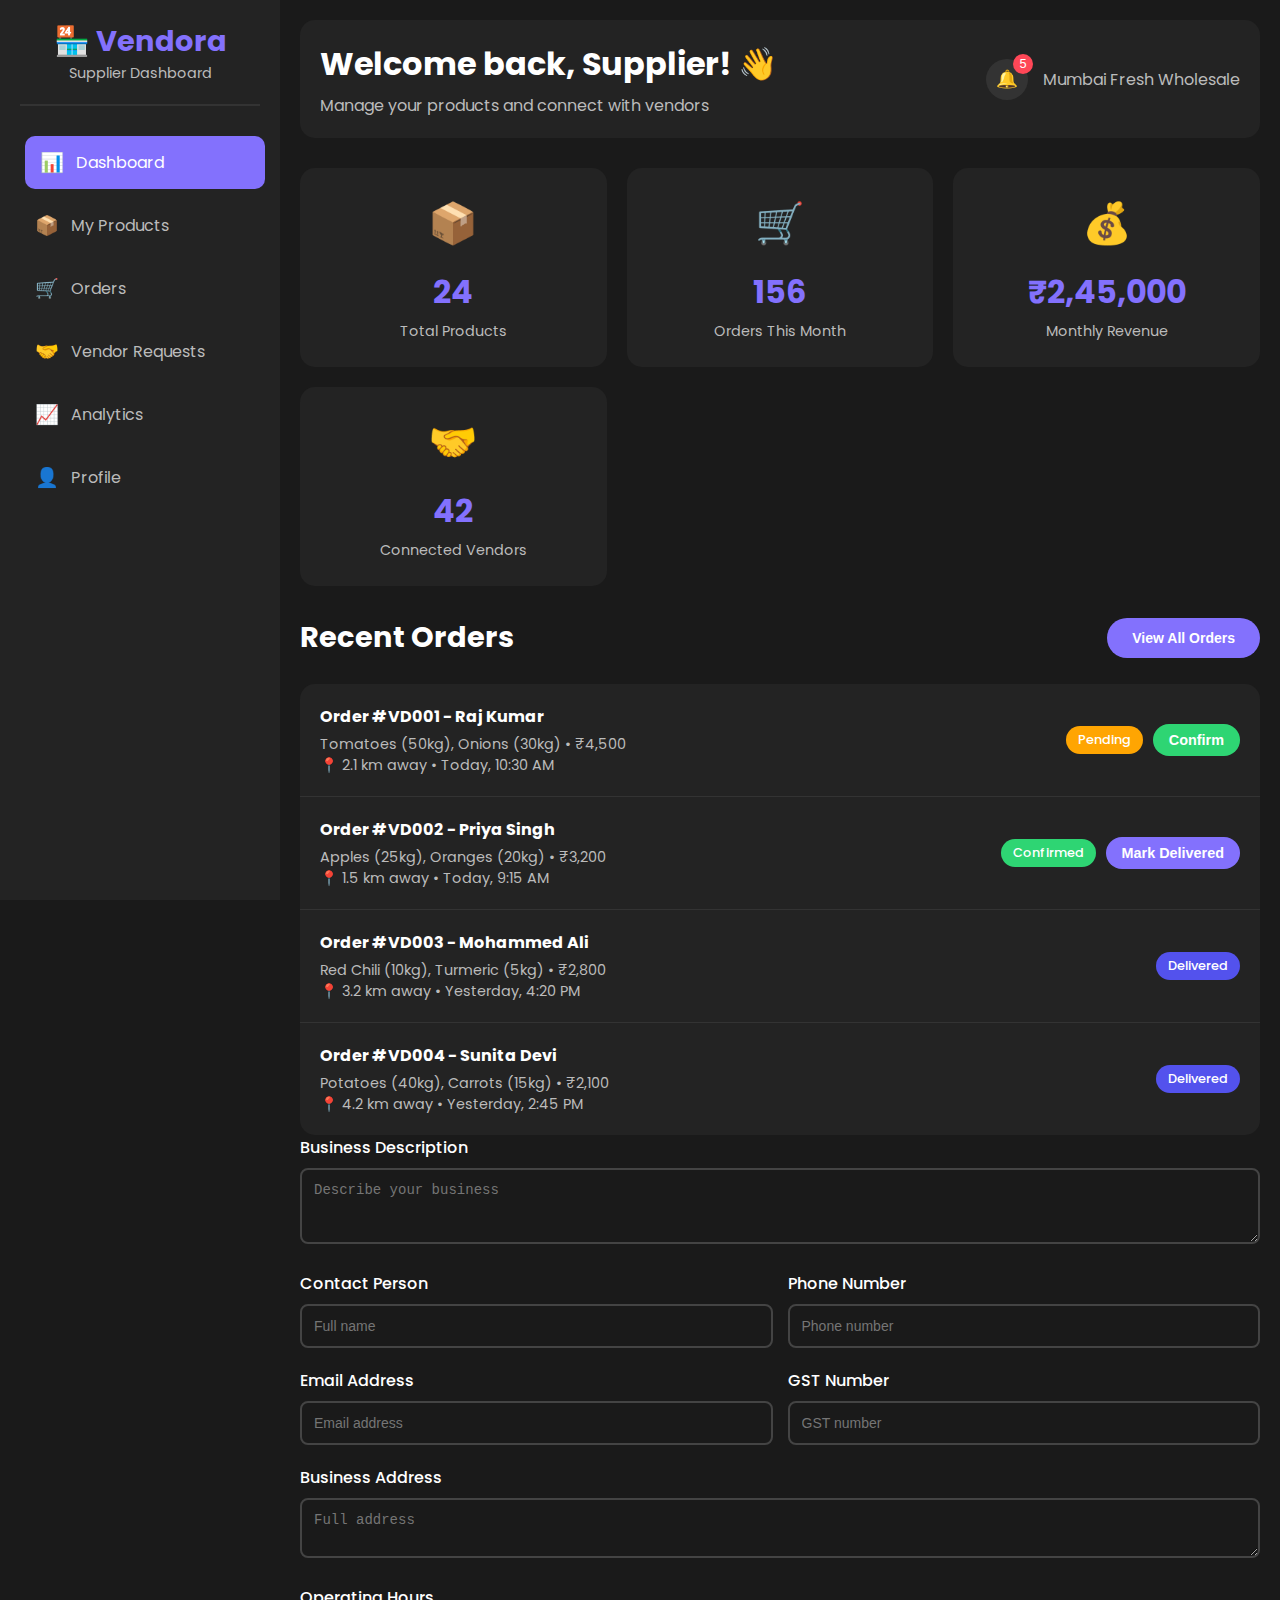
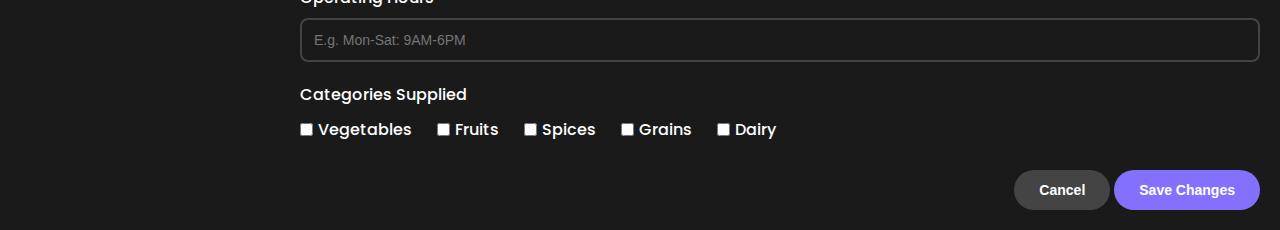
<file: vendora_supply_dashboard_backup.html>
<!DOCTYPE html>
<html lang="en">
<head>
    <meta charset="UTF-8">
    <meta name="viewport" content="width=device-width, initial-scale=1.0">
    <title>Vendora - Supplier Dashboard</title>
    <style>
        @import url('https://fonts.googleapis.com/css2?family=Poppins:wght@300;400;500;600;700&display=swap');
        
        * {
            margin: 0;
            padding: 0;
            box-sizing: border-box;
        }

        body {
            font-family: 'Poppins', sans-serif;
            background: #1a1a1a;
            color: #fff;
            min-height: 100vh;
        }

        .sidebar {
            position: fixed;
            left: 0;
            top: 0;
            width: 280px;
            height: 100vh;
            background: #232323;
            padding: 20px;
            z-index: 1000;
            transition: transform 0.3s ease;
        }

        .sidebar.mobile-hidden {
            transform: translateX(-100%);
        }

        .logo {
            text-align: center;
            margin-bottom: 30px;
            padding-bottom: 20px;
            border-bottom: 2px solid #333;
        }

        .logo h1 {
            color: #8371fd;
            font-size: 1.8rem;
        }

        .logo p {
            color: #bbb;
            font-size: 0.9rem;
        }

        .nav-menu {
            list-style: none;
        }

        .nav-item {
            margin-bottom: 10px;
        }

        .nav-link {
            display: flex;
            align-items: center;
            padding: 12px 15px;
            color: #bbb;
            text-decoration: none;
            border-radius: 10px;
            transition: all 0.3s ease;
            gap: 12px;
        }

        .nav-link:hover, .nav-link.active {
            background: #8371fd;
            color: white;
            transform: translateX(5px);
        }

        .nav-icon {
            font-size: 1.2rem;
        }

        .main-content {
            margin-left: 280px;
            padding: 20px;
            min-height: 100vh;
            transition: margin-left 0.3s ease;
        }

        .main-content.full-width {
            margin-left: 0;
        }

        .header {
            display: flex;
            justify-content: space-between;
            align-items: center;
            margin-bottom: 30px;
            padding: 20px;
            background: #232323;
            border-radius: 15px;
        }

        .header-left h1 {
            color: #fff;
            margin-bottom: 5px;
        }

        .header-left p {
            color: #bbb;
        }

        .header-right {
            display: flex;
            align-items: center;
            gap: 15px;
        }

        .notification-btn {
            position: relative;
            background: #333;
            border: none;
            padding: 10px;
            border-radius: 50%;
            color: #fff;
            cursor: pointer;
            font-size: 1.1rem;
        }

        .notification-badge {
            position: absolute;
            top: -5px;
            right: -5px;
            background: #ff4757;
            color: white;
            border-radius: 50%;
            width: 20px;
            height: 20px;
            font-size: 0.8rem;
            display: flex;
            align-items: center;
            justify-content: center;
        }

        .mobile-toggle {
            display: none;
            background: #333;
            border: none;
            color: #fff;
            padding: 10px;
            border-radius: 5px;
            cursor: pointer;
            margin-right: 15px;
        }

        .dashboard-grid {
            display: grid;
            grid-template-columns: repeat(auto-fit, minmax(250px, 1fr));
            gap: 20px;
            margin-bottom: 30px;
        }

        .stat-card {
            background: #232323;
            padding: 25px;
            border-radius: 15px;
            text-align: center;
            transition: transform 0.3s ease;
        }

        .stat-card:hover {
            transform: translateY(-5px);
        }

        .stat-icon {
            font-size: 2.5rem;
            margin-bottom: 15px;
        }

        .stat-value {
            font-size: 2rem;
            font-weight: bold;
            color: #8371fd;
            margin-bottom: 5px;
        }

        .stat-label {
            color: #bbb;
            font-size: 0.9rem;
        }

        .content-section {
            display: none;
        }

        .content-section.active {
            display: block;
            animation: fadeInUp 0.5s ease;
        }

        .section-header {
            display: flex;
            justify-content: space-between;
            align-items: center;
            margin-bottom: 25px;
        }

        .section-title {
            font-size: 1.8rem;
            color: #fff;
        }

        .btn {
            padding: 12px 25px;
            border: none;
            border-radius: 25px;
            font-weight: 600;
            cursor: pointer;
            transition: all 0.3s ease;
            text-decoration: none;
            display: inline-block;
            font-size: 14px;
        }

        .btn-primary {
            background: #8371fd;
            color: white;
        }

        .btn-primary:hover {
            transform: translateY(-2px);
            box-shadow: 0 5px 15px rgba(131, 113, 253, 0.4);
        }

        .btn-secondary {
            background: #444;
            color: #fff;
        }

        .btn-success {
            background: #2ed573;
            color: white;
        }

        .btn-danger {
            background: #ff4757;
            color: white;
        }

        .btn-small {
            padding: 8px 16px;
            font-size: 0.9rem;
        }

        .product-grid {
            display: grid;
            grid-template-columns: repeat(auto-fill, minmax(280px, 1fr));
            gap: 20px;
            margin-bottom: 30px;
        }

        .product-card {
            background: #232323;
            border-radius: 15px;
            overflow: hidden;
            transition: transform 0.3s ease;
        }

        .product-card:hover {
            transform: translateY(-5px);
        }

        .product-image {
            width: 100%;
            height: 200px;
            background: linear-gradient(135deg, #667eea 0%, #764ba2 100%);
            display: flex;
            align-items: center;
            justify-content: center;
            font-size: 3rem;
            color: white;
        }

        .product-info {
            padding: 20px;
        }

        .product-name {
            font-size: 1.2rem;
            font-weight: 600;
            margin-bottom: 10px;
            color: #fff;
        }

        .product-price {
            font-size: 1.5rem;
            color: #8371fd;
            font-weight: bold;
            margin-bottom: 10px;
        }

        .product-details {
            display: flex;
            justify-content: space-between;
            align-items: center;
            margin-bottom: 15px;
            color: #bbb;
            font-size: 0.9rem;
        }

        .product-actions {
            display: flex;
            gap: 10px;
        }

        .modal {
            display: none;
            position: fixed;
            top: 0;
            left: 0;
            width: 100%;
            height: 100%;
            background: rgba(0,0,0,0.8);
            z-index: 2000;
        }

        .modal-content {
            position: absolute;
            top: 50%;
            left: 50%;
            transform: translate(-50%, -50%);
            background: #232323;
            padding: 30px;
            border-radius: 15px;
            width: 90%;
            max-width: 500px;
            max-height: 90vh;
            overflow-y: auto;
        }

        .modal-header {
            display: flex;
            justify-content: space-between;
            align-items: center;
            margin-bottom: 25px;
        }

        .modal-title {
            font-size: 1.5rem;
            color: #fff;
        }

        .close-btn {
            background: none;
            border: none;
            color: #bbb;
            font-size: 1.5rem;
            cursor: pointer;
        }

        .form-group {
            margin-bottom: 20px;
        }

        .form-group label {
            display: block;
            margin-bottom: 8px;
            color: #fff;
            font-weight: 500;
        }

        .form-group input,
        .form-group select,
        .form-group textarea {
            width: 100%;
            padding: 12px;
            border: 2px solid #444;
            border-radius: 8px;
            background: #1a1a1a;
            color: #fff;
            font-size: 14px;
        }

        .form-group input:focus,
        .form-group select:focus,
        .form-group textarea:focus {
            outline: none;
            border-color: #8371fd;
        }

        .form-row {
            display: grid;
            grid-template-columns: 1fr 1fr;
            gap: 15px;
        }

        .order-list {
            background: #232323;
            border-radius: 15px;
            overflow: hidden;
        }

        .order-item {
            padding: 20px;
            border-bottom: 1px solid #333;
            display: flex;
            justify-content: space-between;
            align-items: center;
        }

        .order-item:last-child {
            border-bottom: none;
        }

        .order-info h4 {
            color: #fff;
            margin-bottom: 5px;
        }

        .order-info p {
            color: #bbb;
            font-size: 0.9rem;
        }

        .order-status {
            padding: 5px 12px;
            border-radius: 20px;
            font-size: 0.8rem;
            font-weight: 500;
        }

        .status-pending {
            background: #ffa502;
            color: white;
        }

        .status-confirmed {
            background: #2ed573;
            color: white;
        }

        .status-delivered {
            background: #5352ed;
            color: white;
        }

        .vendor-request {
            background: #1a1a1a;
            padding: 20px;
            border-radius: 10px;
            margin-bottom: 15px;
            display: flex;
            justify-content: space-between;
            align-items: center;
        }

        .vendor-info {
            display: flex;
            align-items: center;
            gap: 15px;
        }

        .vendor-avatar {
            width: 50px;
            height: 50px;
            background: #8371fd;
            border-radius: 50%;
            display: flex;
            align-items: center;
            justify-content: center;
            color: white;
            font-weight: bold;
        }

        .vendor-details h4 {
            color: #fff;
            margin-bottom: 5px;
        }

        .vendor-details p {
            color: #bbb;
            font-size: 0.9rem;
        }

        .request-actions {
            display: flex;
            gap: 10px;
        }

        .profile-section {
            background: #232323;
            padding: 30px;
            border-radius: 15px;
            margin-bottom: 20px;
        }

        .profile-header {
            display: flex;
            align-items: center;
            gap: 20px;
            margin-bottom: 30px;
        }

        .profile-avatar {
            width: 80px;
            height: 80px;
            background: #8371fd;
            border-radius: 50%;
            display: flex;
            align-items: center;
            justify-content: center;
            font-size: 2rem;
            color: white;
        }

        .notification {
            position: fixed;
            top: 20px;
            right: 20px;
            background: #2ed573;
            color: white;
            padding: 15px 25px;
            border-radius: 10px;
            transform: translateX(400px);
            transition: transform 0.3s ease;
            z-index: 3000;
        }

        .notification.show {
            transform: translateX(0);
        }

        @keyframes fadeInUp {
            from {
                opacity: 0;
                transform: translateY(20px);
            }
            to {
                opacity: 1;
                transform: translateY(0);
            }
        }

        @media (max-width: 768px) {
            .sidebar {
                transform: translateX(-100%);
            }
            
            .sidebar.mobile-visible {
                transform: translateX(0);
            }
            
            .main-content {
                margin-left: 0;
            }
            
            .mobile-toggle {
                display: block;
            }
            
            .header {
                flex-direction: column;
                text-align: center;
                gap: 15px;
            }
            
            .form-row {
                grid-template-columns: 1fr;
            }
            
            .vendor-request {
                flex-direction: column;
                text-align: center;
                gap: 15px;
            }
            
            .order-item {
                flex-direction: column;
                text-align: center;
                gap: 15px;
            }
        }
    </style>
</head>
<body>
    <!-- Sidebar -->
    <div class="sidebar" id="sidebar">
        <div class="logo">
            <h1>🏪 Vendora</h1>
            <p>Supplier Dashboard</p>
        </div>
        
        <ul class="nav-menu">
            <li class="nav-item">
                <a href="#" class="nav-link active" onclick="showSection('dashboard')">
                    <span class="nav-icon">📊</span>
                    Dashboard
                </a>
            </li>
            <li class="nav-item">
                <a href="#" class="nav-link" onclick="showSection('products')">
                    <span class="nav-icon">📦</span>
                    My Products
                </a>
            </li>
            <li class="nav-item">
                <a href="#" class="nav-link" onclick="showSection('orders')">
                    <span class="nav-icon">🛒</span>
                    Orders
                </a>
            </li>
            <li class="nav-item">
                <a href="#" class="nav-link" onclick="showSection('requests')">
                    <span class="nav-icon">🤝</span>
                    Vendor Requests
                </a>
            </li>
            <li class="nav-item">
                <a href="#" class="nav-link" onclick="showSection('analytics')">
                    <span class="nav-icon">📈</span>
                    Analytics
                </a>
            </li>
            <li class="nav-item">
                <a href="#" class="nav-link" onclick="showSection('profile')">
                    <span class="nav-icon">👤</span>
                    Profile
                </a>
            </li>
        </ul>
    </div>

    <!-- Main Content -->
    <div class="main-content" id="mainContent">
        <!-- Header -->
        <div class="header">
            <div class="header-left">
                <button class="mobile-toggle" onclick="toggleSidebar()">☰</button>
                <h1>Welcome back, Supplier! 👋</h1>
                <p>Manage your products and connect with vendors</p>
            </div>
            <div class="header-right">
                <button class="notification-btn">
                    🔔
                    <span class="notification-badge">5</span>
                </button>
                <div id="supplierName" style="color: #bbb;">Mumbai Fresh Wholesale</div>
            </div>
        </div>

        <!-- Dashboard Section -->
        <div class="content-section active" id="dashboard">
            <div class="dashboard-grid">
                <div class="stat-card">
                    <div class="stat-icon">📦</div>
                    <div class="stat-value">24</div>
                    <div class="stat-label">Total Products</div>
                </div>
                <div class="stat-card">
                    <div class="stat-icon">🛒</div>
                    <div class="stat-value">156</div>
                    <div class="stat-label">Orders This Month</div>
                </div>
                <div class="stat-card">
                    <div class="stat-icon">💰</div>
                    <div class="stat-value">₹2,45,000</div>
                    <div class="stat-label">Monthly Revenue</div>
                </div>
                <div class="stat-card">
                    <div class="stat-icon">🤝</div>
                    <div class="stat-value">42</div>
                    <div class="stat-label">Connected Vendors</div>
                </div>
            </div>

            <div class="section-header">
                <h2 class="section-title">Recent Orders</h2>
                <button class="btn btn-primary" onclick="showSection('orders')">View All Orders</button>
            </div>

            <div class="order-list">
                <div class="order-item">
                    <div class="order-info">
                        <h4>Order #VD001 - Raj Kumar</h4>
                        <p>Tomatoes (50kg), Onions (30kg) • ₹4,500</p>
                        <p>📍 2.1 km away • Today, 10:30 AM</p>
                    </div>
                    <div style="display: flex; gap: 10px; align-items: center;">
                        <span class="order-status status-pending">Pending</span>
                        <button class="btn btn-success btn-small" onclick="confirmOrder('VD001')">Confirm</button>
                    </div>
                </div>
                <div class="order-item">
                    <div class="order-info">
                        <h4>Order #VD002 - Priya Singh</h4>
                        <p>Apples (25kg), Oranges (20kg) • ₹3,200</p>
                        <p>📍 1.5 km away • Today, 9:15 AM</p>
                    </div>
                    <div style="display: flex; gap: 10px; align-items: center;">
                        <span class="order-status status-confirmed">Confirmed</span>
                        <button class="btn btn-primary btn-small" onclick="markDelivered('VD002')">Mark Delivered</button>
                    </div>
                </div>
                <div class="order-item">
                    <div class="order-info">
                        <h4>Order #VD003 - Mohammed Ali</h4>
                        <p>Red Chili (10kg), Turmeric (5kg) • ₹2,800</p>
                        <p>📍 3.2 km away • Yesterday, 4:20 PM</p>
                    </div>
                    <span class="order-status status-delivered">Delivered</span>
                </div>
                <div class="order-item">
                    <div class="order-info">
                        <h4>Order #VD004 - Sunita Devi</h4>
                        <p>Potatoes (40kg), Carrots (15kg) • ₹2,100</p>
                        <p>📍 4.2 km away • Yesterday, 2:45 PM</p>
                    </div>
                    <span class="order-status status-delivered">Delivered</span>
                </div>
            </div>
        </div>

        <!-- Profile Edit Modal -->
        <div class="modal" id="profileEditModal">
            <div class="modal-content">
                <div class="modal-header">
                    <h3 class="modal-title">Edit Business Profile</h3>
                    <button class="close-btn" onclick="closeProfileModal()">&times;</button>
                </div>
                <div class="form-group">
                    <label for="editBusinessName">Business Name</label>
                    <input type="text" id="editBusinessName" placeholder="Enter business name">
                </div>
                <div class="form-row">
                    <div class="form-group">
                        <label for="editBusinessType">Business Type</label>
                        <input type="text" id="editBusinessType" placeholder="E.g. Wholesale Supplier">
                    </div>
                    <div class="form-group">
                        <label for="editLocation">Location</label>
                        <input type="text" id="editLocation" placeholder="City, State">
                    </div>
                </div>
                <div class="form-group">
                    <label for="editDescription">Business Description</label>
                    <textarea id="editDescription" rows="3" placeholder="Describe your business"></textarea>
                </div>
                <div class="form-row">
                    <div class="form-group">
                        <label for="editContactPerson">Contact Person</label>
                        <input type="text" id="editContactPerson" placeholder="Full name">
                    </div>
                    <div class="form-group">
                        <label for="editPhone">Phone Number</label>
                        <input type="tel" id="editPhone" placeholder="Phone number">
                    </div>
                </div>
                <div class="form-row">
                    <div class="form-group">
                        <label for="editEmail">Email Address</label>
                        <input type="email" id="editEmail" placeholder="Email address">
                    </div>
                    <div class="form-group">
                        <label for="editGST">GST Number</label>
                        <input type="text" id="editGST" placeholder="GST number">
                    </div>
                </div>
                <div class="form-group">
                    <label for="editAddress">Business Address</label>
                    <textarea id="editAddress" rows="2" placeholder="Full address"></textarea>
                </div>
                <div class="form-group">
                    <label for="editHours">Operating Hours</label>
                    <input type="text" id="editHours" placeholder="E.g. Mon-Sat: 9AM-6PM">
                </div>
                <div class="form-group">
                    <label>Categories Supplied</label>
                    <div style="display: flex; flex-wrap: wrap; gap: 10px; margin-top: 10px;">
                        <label style="display: flex; align-items: center; margin-right: 15px;">
                            <input type="checkbox" id="categoryVegetables" style="margin-right: 5px;"> Vegetables
                        </label>
                        <label style="display: flex; align-items: center; margin-right: 15px;">
                            <input type="checkbox" id="categoryFruits" style="margin-right: 5px;"> Fruits
                        </label>
                        <label style="display: flex; align-items: center; margin-right: 15px;">
                            <input type="checkbox" id="categorySpices" style="margin-right: 5px;"> Spices
                        </label>
                        <label style="display: flex; align-items: center; margin-right: 15px;">
                            <input type="checkbox" id="categoryGrains" style="margin-right: 5px;"> Grains
                        </label>
                        <label style="display: flex; align-items: center;">
                            <input type="checkbox" id="categoryDairy" style="margin-right: 5px;"> Dairy
                        </label>
                    </div>
                </div>
                <div style="text-align: right; margin-top: 20px;">
                    <button class="btn btn-secondary" onclick="closeProfileModal()">Cancel</button>
                    <button class="btn btn-primary" onclick="saveProfile()">Save Changes</button>
                </div>
            </div>
        </div>
        <!-- Analytics Section -->
        <div class="content-section" id="analytics">
            <div class="section-header">
                <h2>Analytics</h2>
            </div>
            
            <div class="dashboard-stats">
                <div class="stat-card">
                    <div class="stat-value">₹45,250</div>
                    <div class="stat-label">Revenue This Month</div>
                </div>
                <div class="stat-card">
                    <div class="stat-value">32</div>
                    <div class="stat-label">Total Orders</div>
                </div>
                <div class="stat-card">
                    <div class="stat-value">18</div>
                    <div class="stat-label">New Customers</div>
                </div>
                <div class="stat-card">
                    <div class="stat-value">4.6</div>
                    <div class="stat-label">Average Rating</div>
                </div>
            </div>
            
            <div class="section-header">
                <h3>Top Selling Products</h3>
            </div>
            
            <div class="product-grid">
                <div class="product-card">
                    <div class="product-image">🍅</div>
                    <div class="product-info">
                        <div class="product-name">Fresh Tomatoes</div>
                        <div class="product-price">₹45/kg</div>
                        <div class="product-details">Sold: 1,250 kg</div>
                        <div class="product-details">Revenue: ₹56,250</div>
                    </div>
                </div>
                
                <div class="product-card">
                    <div class="product-image">🧅</div>
                    <div class="product-info">
                        <div class="product-name">Red Onions</div>
                        <div class="product-price">₹35/kg</div>
                        <div class="product-details">Sold: 980 kg</div>
                        <div class="product-details">Revenue: ₹34,300</div>
                    </div>
                </div>
                
                <div class="product-card">
                    <div class="product-image">🥔</div>
                    <div class="product-info">
                        <div class="product-name">Potatoes</div>
                        <div class="product-price">₹25/kg</div>
                        <div class="product-details">Sold: 1,100 kg</div>
                        <div class="product-details">Revenue: ₹27,500</div>
                    </div>
                </div>
            </div>
        </div>

        <!-- Profile Section -->
        <div class="content-section" id="profile">
            <div class="section-header">
                <h2>Business Profile</h2>
                <button class="btn btn-primary" onclick="editProfile()">Edit Profile</button>
            </div>
            
            <div class="profile-section">
                <div class="profile-header">
                    <div class="profile-avatar" id="profileAvatar">MF</div>
                    <div>
                        <h3 id="profileName">Mumbai Fresh Wholesale</h3>
                        <p id="profileType">Wholesale Supplier</p>
                        <p id="profileLocation">📍 Mumbai, Maharashtra</p>
                    </div>
                </div>
                
                <div class="form-group">
                    <label>Business Description</label>
                    <p id="profileDescription">We are a leading wholesale supplier of fresh fruits and vegetables in Mumbai. Serving local vendors and businesses since 2010.</p>
                </div>
                
                <div class="form-row">
                    <div class="form-group">
                        <label>Contact Person</label>
                        <p id="profileContact">Rajesh Sharma</p>
                    </div>
                    <div class="form-group">
                        <label>Phone Number</label>
                        <p id="profilePhone">+91 98765 43210</p>
                    </div>
                </div>
                
                <div class="form-row">
                    <div class="form-group">
                        <label>Email Address</label>
                        <p id="profileEmail">contact@mumbaifresh.com</p>
                    </div>
                    <div class="form-group">
                        <label>GST Number</label>
                        <p id="profileGST">27AABCU9603R1ZX</p>
                    </div>
                </div>
                
                <div class="form-group">
                    <label>Business Address</label>
                    <p id="profileAddress">Shop No. 42, APMC Market, Vashi, Navi Mumbai - 400703</p>
                </div>
                
                <div class="form-group">
                    <label>Operating Hours</label>
                    <p id="profileHours">Monday to Saturday: 5:00 AM - 2:00 PM</p>
                </div>
                
                <div class="form-group">
                    <label>Business Experience</label>
                    <p id="profileExperience">5-10 years</p>
                </div>
                
                <div class="form-group">
                    <label>Delivery Range</label>
                    <p id="profileDeliveryRange">Within 10 km</p>
                </div>
                
                <div class="form-group">
                    <label>Minimum Order Value</label>
                    <p id="profileMinOrder">₹500</p>
                </div>
                
                <div class="form-group">
                    <label>Daily Supply Capacity</label>
                    <p id="profileCapacity">1000 kg/units</p>
                </div>
                
                <div class="form-group">
                    <label>Lead Time for Orders</label>
                    <p id="profileLeadTime">Next Day</p>
                </div>
                
                <div class="form-group">
                    <label>Specific Products</label>
                    <p id="profileSpecificProducts">Tomatoes, Onions, Potatoes, Red Chili, Turmeric</p>
                </div>
                
                <div class="form-group">
                    <label>Preferred Contact Method</label>
                    <p id="profileContactMethod">WhatsApp</p>
                </div>
                
                <div class="form-group">
                    <label>Categories Supplied</label>
                    <div style="display: flex; flex-wrap: wrap; gap: 10px; margin-top: 10px;" id="profileCategories">
                        <span class="order-status status-confirmed">Vegetables</span>
                        <span class="order-status status-confirmed">Fruits</span>
                        <span class="order-status status-confirmed">Spices</span>
                    </div>
                </div>
            </div>
        </div>
                <div class="form-group">
                    <label for="editDescription">Business Description</label>
                    <textarea id="editDescription" rows="3" placeholder="Describe your business"></textarea>
                </div>
                <div class="form-row">
                    <div class="form-group">
                        <label for="editContactPerson">Contact Person</label>
                        <input type="text" id="editContactPerson" placeholder="Full name">
                    </div>
                    <div class="form-group">
                        <label for="editPhone">Phone Number</label>
                        <input type="tel" id="editPhone" placeholder="Phone number">
                    </div>
                </div>
                <div class="form-row">
                    <div class="form-group">
                        <label for="editEmail">Email Address</label>
                        <input type="email" id="editEmail" placeholder="Email address">
                    </div>
                    <div class="form-group">
                        <label for="editGST">GST Number</label>
                        <input type="text" id="editGST" placeholder="GST number">
                    </div>
                </div>
                <div class="form-group">
                    <label for="editAddress">Business Address</label>
                    <textarea id="editAddress" rows="2" placeholder="Full address"></textarea>
                </div>
                <div class="form-group">
                    <label for="editHours">Operating Hours</label>
                    <input type="text" id="editHours" placeholder="E.g. Mon-Sat: 9AM-6PM">
                </div>
                <div class="form-group">
                    <label>Categories Supplied</label>
                    <div style="display: flex; flex-wrap: wrap; gap: 10px; margin-top: 10px;">
                        <label style="display: flex; align-items: center; margin-right: 15px;">
                            <input type="checkbox" id="categoryVegetables" style="margin-right: 5px;"> Vegetables
                        </label>
                        <label style="display: flex; align-items: center; margin-right: 15px;">
                            <input type="checkbox" id="categoryFruits" style="margin-right: 5px;"> Fruits
                        </label>
                        <label style="display: flex; align-items: center; margin-right: 15px;">
                            <input type="checkbox" id="categorySpices" style="margin-right: 5px;"> Spices
                        </label>
                        <label style="display: flex; align-items: center; margin-right: 15px;">
                            <input type="checkbox" id="categoryGrains" style="margin-right: 5px;"> Grains
                        </label>
                        <label style="display: flex; align-items: center;">
                            <input type="checkbox" id="categoryDairy" style="margin-right: 5px;"> Dairy
                        </label>
                    </div>
                </div>
                <div style="text-align: right; margin-top: 20px;">
                    <button class="btn btn-secondary" onclick="closeProfileModal()">Cancel</button>
                    <button class="btn btn-primary" onclick="saveProfile()">Save Changes</button>
                </div>
            </div>
        </div>

        <!-- Add Product Modal -->
        <div class="modal" id="addProductModal">
            <div class="modal-content">
                <div class="modal-header">
                    <h3 class="modal-title">Add New Product</h3>
                    <button class="close-btn" onclick="closeAddProductModal()">&times;</button>
                </div>
                <div class="form-group">
                    <label for="productName">Product Name *</label>
                    <input type="text" id="productName" placeholder="Enter product name" required>
                </div>
                <div class="form-row">
                    <div class="form-group">
                        <label for="productPrice">Price (₹) *</label>
                        <input type="number" id="productPrice" placeholder="Enter price" required>
                    </div>
                    <div class="form-group">
                        <label for="productUnit">Unit *</label>
                        <select id="productUnit" required>
                            <option value="">Select unit</option>
                            <option value="per kg">per kg</option>
                            <option value="per dozen">per dozen</option>
                            <option value="per piece">per piece</option>
                            <option value="per 100g">per 100g</option>
                            <option value="per liter">per liter</option>
                            <option value="per 500g">per 500g</option>
                        </select>
                    </div>
                </div>
                <div class="form-row">
                    <div class="form-group">
                        <label for="productStock">Stock Quantity *</label>
                        <input type="number" id="productStock" placeholder="Enter stock quantity" required>
                    </div>
                    <div class="form-group">
                        <label for="productCategory">Category *</label>
                        <select id="productCategory" required>
                            <option value="">Select category</option>
                            <option value="vegetables">🥕 Vegetables</option>
                            <option value="fruits">🍎 Fruits</option>
                            <option value="spices">🌶️ Spices</option>
                            <option value="grains">🌾 Grains</option>
                            <option value="dairy">🥛 Dairy</option>
                            <option value="snacks">🥜 Snacks</option>
                        </select>
                    </div>
                </div>
                <div class="form-group">
                    <label for="productDescription">Description</label>
                    <textarea id="productDescription" rows="3" placeholder="Enter product description"></textarea>
                </div>
                <div class="form-group">
                    <label>Product Image</label>
                    <div class="upload-area" onclick="document.getElementById('productImage').click()">
                        <div class="upload-icon">📸</div>
                        <h3>Upload Product Image</h3>
                        <p>Click to upload product image</p>
                        <input type="file" id="productImage" accept="image/*" style="display: none;">
                    </div>
                </div>
                <div style="text-align: right; margin-top: 20px;">
                    <button class="btn btn-secondary" onclick="closeAddProductModal()">Cancel</button>
                    <button class="btn btn-primary" onclick="saveProduct()">Add Product</button>
                </div>
            </div>
        </div>

        <!-- Edit Product Modal -->
        <div class="modal" id="editProductModal">
            <div class="modal-content">
                <div class="modal-header">
                    <h3 class="modal-title">Edit Product</h3>
                    <button class="close-btn" onclick="closeEditProductModal()">&times;</button>
                </div>
                <input type="hidden" id="editProductId">
                <div class="form-group">
                    <label for="editProductName">Product Name *</label>
                    <input type="text" id="editProductName" placeholder="Enter product name" required>
                </div>
                <div class="form-row">
                    <div class="form-group">
                        <label for="editProductPrice">Price (₹) *</label>
                        <input type="number" id="editProductPrice" placeholder="Enter price" required>
                    </div>
                    <div class="form-group">
                        <label for="editProductUnit">Unit *</label>
                        <select id="editProductUnit" required>
                            <option value="">Select unit</option>
                            <option value="per kg">per kg</option>
                            <option value="per dozen">per dozen</option>
                            <option value="per piece">per piece</option>
                            <option value="per 100g">per 100g</option>
                            <option value="per liter">per liter</option>
                            <option value="per 500g">per 500g</option>
                        </select>
                    </div>
                </div>
                <div class="form-row">
                    <div class="form-group">
                        <label for="editProductStock">Stock Quantity *</label>
                        <input type="number" id="editProductStock" placeholder="Enter stock quantity" required>
                    </div>
                    <div class="form-group">
                        <label for="editProductCategory">Category *</label>
                        <select id="editProductCategory" required>
                            <option value="">Select category</option>
                            <option value="vegetables">🥕 Vegetables</option>
                            <option value="fruits">🍎 Fruits</option>
                            <option value="spices">🌶️ Spices</option>
                            <option value="grains">🌾 Grains</option>
                            <option value="dairy">🥛 Dairy</option>
                            <option value="snacks">🥜 Snacks</option>
                        </select>
                    </div>
                </div>
                <div class="form-group">
                    <label for="editProductDescription">Description</label>
                    <textarea id="editProductDescription" rows="3" placeholder="Enter product description"></textarea>
                </div>
                <div style="text-align: right; margin-top: 20px;">
                    <button class="btn btn-secondary" onclick="closeEditProductModal()">Cancel</button>
                    <button class="btn btn-primary" onclick="updateProduct()">Update Product</button>
                </div>
            </div>
        </div>

        <!-- Vendor Profile Modal -->
        <div class="modal" id="vendorProfileModal">
            <div class="modal-content">
                <div class="modal-header">
                    <h3 class="modal-title">Vendor Profile</h3>
                    <button class="close-btn" onclick="closeVendorProfileModal()">&times;</button>
                </div>
                <div id="vendorProfileContent">
                    <!-- Vendor profile content will be loaded here -->
                </div>
            </div>
        </div>

        <!-- Notification Component -->
        <div class="notification" id="notification"></div>

        <script>
            // Sample data
            const sampleProducts = [
                { id: 1, name: "Fresh Tomatoes", price: 45, stock: 500, category: "vegetables", rating: 4.5, image: "🍅", unit: "per kg", description: "Fresh red tomatoes from local farms" },
                { id: 2, name: "Red Onions", price: 35, stock: 350, category: "vegetables", rating: 4.2, image: "🧅", unit: "per kg", description: "Fresh red onions" },
                { id: 3, name: "Potatoes", price: 25, stock: 420, category: "vegetables", rating: 4.0, image: "🥔", unit: "per kg", description: "Fresh potatoes" },
                { id: 4, name: "Green Apples", price: 120, stock: 200, category: "fruits", rating: 4.7, image: "🍏", unit: "per kg", description: "Fresh green apples" },
                { id: 5, name: "Bananas", price: 60, stock: 300, category: "fruits", rating: 4.3, image: "🍌", unit: "per dozen", description: "Fresh yellow bananas" },
                { id: 6, name: "Red Chilli Powder", price: 180, stock: 100, category: "spices", rating: 4.8, image: "🌶️", unit: "per 100g", description: "Pure red chilli powder" },
            ];

            const sampleOrders = [
                { id: "VD001", customer: "Raj Kumar", items: "Tomatoes (50kg), Onions (30kg)", total: 4500, date: "2023-08-15", status: "pending", distance: "2.1 km", time: "Today, 10:30 AM" },
                { id: "VD002", customer: "Priya Singh", items: "Apples (25kg), Oranges (20kg)", total: 3200, date: "2023-08-16", status: "confirmed", distance: "1.5 km", time: "Today, 9:15 AM" },
                { id: "VD003", customer: "Mohammed Ali", items: "Red Chili (10kg), Turmeric (5kg)", total: 2800, date: "2023-08-17", status: "delivered", distance: "3.2 km", time: "Yesterday, 4:20 PM" },
                { id: "VD004", customer: "Sunita Devi", items: "Potatoes (40kg), Carrots (15kg)", total: 2100, date: "2023-08-18", status: "delivered", distance: "4.2 km", time: "Yesterday, 2:45 PM" },
                { id: "VD005", customer: "Amit Patel", items: "Milk (20L), Paneer (5kg)", total: 1800, date: "2023-08-19", status: "pending", distance: "1.8 km", time: "Today, 11:45 AM" },
                { id: "VD006", customer: "Lakshmi Devi", items: "Rice (25kg), Dal (10kg)", total: 3200, date: "2023-08-20", status: "confirmed", distance: "2.5 km", time: "Today, 8:30 AM" },
            ];

            const sampleVendorRequests = [
                { id: "RK", name: "Raj Kumar", business: "Vegetable Vendor", avatar: "RK", lookingFor: "Fresh Tomatoes, Onions", distance: "2.1 km", budget: "₹2,000-5,000/week", rating: 4.3, status: "pending" },
                { id: "PS", name: "Priya Singh", business: "Fruit Cart", avatar: "PS", lookingFor: "Seasonal Fruits", distance: "1.5 km", budget: "₹3,000-8,000/week", rating: 4.7, status: "pending" },
                { id: "MA", name: "Mohammed Ali", business: "Spice Vendor", avatar: "MA", lookingFor: "Whole Spices", distance: "3.2 km", budget: "₹1,500-4,000/week", rating: 4.5, status: "pending" },
                { id: "SD", name: "Sunita Devi", business: "Street Food", avatar: "SD", lookingFor: "Vegetables, Spices", distance: "2.8 km", budget: "₹2,500-6,000/week", rating: 4.6, status: "pending" },
                { id: "AP", name: "Amit Patel", business: "Dairy Vendor", avatar: "AP", lookingFor: "Milk, Paneer", distance: "1.8 km", budget: "₹1,800-4,500/week", rating: 4.4, status: "pending" },
            ];

            // Global variables
            let products = [...sampleProducts];
            let orders = [...sampleOrders];
            let vendorRequests = [...sampleVendorRequests];
            let currentOrderFilter = 'all';

            // Navigation functionality
            function showSection(sectionId) {
                // Hide all sections
                document.querySelectorAll('.content-section').forEach(section => {
                    section.classList.remove('active');
                });
                
                // Show the selected section
                document.getElementById(sectionId).classList.add('active');
                
                // Update active nav link
                document.querySelectorAll('.nav-link').forEach(link => {
                    link.classList.remove('active');
                });
                
                const activeLink = document.querySelector(`.nav-link[onclick*="'${sectionId}'"]`);
                if (activeLink) {
                    activeLink.classList.add('active');
                }

                // Load section-specific data
                if (sectionId === 'products') {
                    renderProducts();
                } else if (sectionId === 'orders') {
                    renderOrders();
                } else if (sectionId === 'requests') {
                    renderVendorRequests();
                }
            }

            // Mobile menu toggle
            function toggleSidebar() {
                const sidebar = document.getElementById('sidebar');
                sidebar.classList.toggle('mobile-hidden');
                document.getElementById('mainContent').classList.toggle('full-width');
            }

            // Profile functionality
            let profileData = {
                name: "Mumbai Fresh Wholesale",
                type: "Wholesale Supplier",
                location: "Mumbai, Maharashtra",
                description: "We are a leading wholesale supplier of fresh fruits and vegetables in Mumbai. Serving local vendors and businesses since 2010.",
                contactPerson: "Rajesh Sharma",
                phone: "+91 98765 43210",
                email: "contact@mumbaifresh.com",
                gst: "27AABCU9603R1ZX",
                address: "Shop No. 42, APMC Market, Vashi, Navi Mumbai - 400703",
                hours: "Monday to Saturday: 5:00 AM - 2:00 PM",
                categories: ["Vegetables", "Fruits", "Spices"]
            };

            // Load profile data from localStorage if available
            function loadProfileData() {
                // First check for registration data
                const registrationData = localStorage.getItem('vendoraSupplierRegistration');
                if (registrationData) {
                    const regData = JSON.parse(registrationData);
                    
                    // Convert registration data to profile format
                    profileData = {
                        name: regData.businessName || "Mumbai Fresh Wholesale",
                        type: regData.businessType || "Wholesale Supplier",
                        location: "Mumbai, Maharashtra", // Default location
                        description: regData.description || "We are a leading wholesale supplier of fresh fruits and vegetables in Mumbai. Serving local vendors and businesses since 2010.",
                        contactPerson: regData.supplierName || "Rajesh Sharma",
                        phone: regData.phone || "+91 98765 43210",
                        email: regData.email || "contact@mumbaifresh.com",
                        gst: regData.gstNumber || "27AABCU9603R1ZX",
                        address: regData.businessAddress || "Shop No. 42, APMC Market, Vashi, Navi Mumbai - 400703",
                        hours: regData.operatingHours || "Monday to Saturday: 5:00 AM - 2:00 PM",
                        categories: regData.products || ["Vegetables", "Fruits", "Spices"],
                        whatsapp: regData.whatsapp || "",
                        experience: regData.experience || "",
                        deliveryRange: regData.deliveryRange || "",
                        minOrderValue: regData.minOrderValue || "",
                        dailyCapacity: regData.dailyCapacity || "",
                        leadTime: regData.leadTime || "",
                        specificProducts: regData.specificProducts || "",
                        preferredContact: regData.preferredContact || "whatsapp"
                    };
                    
                    // Save as profile data for future use
                    localStorage.setItem('vendoraSupplierProfile', JSON.stringify(profileData));
                    
                    // Clear registration data to avoid conflicts
                    localStorage.removeItem('vendoraSupplierRegistration');
                } else {
                    // Load existing profile data if no registration data
                    const savedProfile = localStorage.getItem('vendoraSupplierProfile');
                    if (savedProfile) {
                        profileData = JSON.parse(savedProfile);
                    }
                }
                renderProfile();
            }

            // Render profile data to the profile section
            function renderProfile() {
                // Set profile avatar
                const initials = profileData.name.split(' ')
                    .map(word => word[0])
                    .join('')
                    .substring(0, 2)
                    .toUpperCase();
                document.getElementById('profileAvatar').textContent = initials;
                
                // Set profile details
                document.getElementById('profileName').textContent = profileData.name;
                document.getElementById('profileType').textContent = profileData.type;
                document.getElementById('profileLocation').textContent = `📍 ${profileData.location}`;
                document.getElementById('profileDescription').textContent = profileData.description;
                document.getElementById('profileContact').textContent = profileData.contactPerson;
                document.getElementById('profilePhone').textContent = profileData.phone;
                document.getElementById('profileEmail').textContent = profileData.email;
                document.getElementById('profileGST').textContent = profileData.gst;
                document.getElementById('profileAddress').textContent = profileData.address;
                document.getElementById('profileHours').textContent = profileData.hours;
                
                // Set additional profile fields
                document.getElementById('profileExperience').textContent = profileData.experience || '5-10 years';
                document.getElementById('profileDeliveryRange').textContent = profileData.deliveryRange || 'Within 10 km';
                document.getElementById('profileMinOrder').textContent = profileData.minOrderValue ? `₹${profileData.minOrderValue}` : '₹500';
                document.getElementById('profileCapacity').textContent = profileData.dailyCapacity ? `${profileData.dailyCapacity} kg/units` : '1000 kg/units';
                document.getElementById('profileLeadTime').textContent = profileData.leadTime || 'Next Day';
                document.getElementById('profileSpecificProducts').textContent = profileData.specificProducts || 'Tomatoes, Onions, Potatoes, Red Chili, Turmeric';
                document.getElementById('profileContactMethod').textContent = profileData.preferredContact || 'WhatsApp';
                
                // Update supplier name in header
                const supplierNameElement = document.querySelector('.header-right div');
                if (supplierNameElement) {
                    supplierNameElement.textContent = profileData.name;
                }
                
                // Update categories
                const categoriesContainer = document.getElementById('profileCategories');
                if (categoriesContainer) {
                    categoriesContainer.innerHTML = '';
                    
                    if (profileData.categories && profileData.categories.length > 0) {
                        profileData.categories.forEach(category => {
                            const span = document.createElement('span');
                            span.className = 'order-status status-confirmed';
                            span.textContent = category.charAt(0).toUpperCase() + category.slice(1);
                            categoriesContainer.appendChild(span);
                        });
                    } else {
                        // Default categories if none provided
                        const defaultCategories = ['Vegetables', 'Fruits', 'Spices'];
                        defaultCategories.forEach(category => {
                            const span = document.createElement('span');
                            span.className = 'order-status status-confirmed';
                            span.textContent = category;
                            categoriesContainer.appendChild(span);
                        });
                    }
                }
            }

            // Open profile edit modal
            function editProfile() {
                // Populate form fields with current data
                document.getElementById('editBusinessName').value = profileData.name;
                document.getElementById('editBusinessType').value = profileData.type;
                document.getElementById('editLocation').value = profileData.location;
                document.getElementById('editDescription').value = profileData.description;
                document.getElementById('editContactPerson').value = profileData.contactPerson;
                document.getElementById('editPhone').value = profileData.phone;
                document.getElementById('editEmail').value = profileData.email;
                document.getElementById('editGST').value = profileData.gst;
                document.getElementById('editAddress').value = profileData.address;
                document.getElementById('editHours').value = profileData.hours;
                
                // Populate additional fields
                document.getElementById('editExperience').value = profileData.experience || '';
                document.getElementById('editDeliveryRange').value = profileData.deliveryRange || '';
                document.getElementById('editMinOrder').value = profileData.minOrderValue || '';
                document.getElementById('editCapacity').value = profileData.dailyCapacity || '';
                document.getElementById('editLeadTime').value = profileData.leadTime || '';
                document.getElementById('editSpecificProducts').value = profileData.specificProducts || '';
                document.getElementById('editContactMethod').value = profileData.preferredContact || 'whatsapp';
                
                // Reset checkboxes
                document.querySelectorAll('#profileEditModal input[type="checkbox"]').forEach(checkbox => {
                    checkbox.checked = false;
                });
                
                // Check the appropriate category checkboxes
                if (profileData.categories) {
                    profileData.categories.forEach(category => {
                        const checkboxId = `category${category.charAt(0).toUpperCase() + category.slice(1)}`;
                        const checkbox = document.getElementById(checkboxId);
                        if (checkbox) {
                            checkbox.checked = true;
                        }
                    });
                }
                
                // Show the modal
                document.getElementById('profileEditModal').style.display = 'block';
            }

            // Close profile edit modal
            function closeProfileModal() {
                document.getElementById('profileEditModal').style.display = 'none';
            }

            // Save profile changes
            function saveProfile() {
                // Get values from form
                profileData.name = document.getElementById('editBusinessName').value;
                profileData.type = document.getElementById('editBusinessType').value;
                profileData.location = document.getElementById('editLocation').value;
                profileData.description = document.getElementById('editDescription').value;
                profileData.contactPerson = document.getElementById('editContactPerson').value;
                profileData.phone = document.getElementById('editPhone').value;
                profileData.email = document.getElementById('editEmail').value;
                profileData.gst = document.getElementById('editGST').value;
                profileData.address = document.getElementById('editAddress').value;
                profileData.hours = document.getElementById('editHours').value;
                
                // Get additional field values
                profileData.experience = document.getElementById('editExperience').value;
                profileData.deliveryRange = document.getElementById('editDeliveryRange').value;
                profileData.minOrderValue = document.getElementById('editMinOrder').value;
                profileData.dailyCapacity = document.getElementById('editCapacity').value;
                profileData.leadTime = document.getElementById('editLeadTime').value;
                profileData.specificProducts = document.getElementById('editSpecificProducts').value;
                profileData.preferredContact = document.getElementById('editContactMethod').value;
                
                // Get selected categories
                profileData.categories = [];
                if (document.getElementById('categoryVegetables').checked) profileData.categories.push('Vegetables');
                if (document.getElementById('categoryFruits').checked) profileData.categories.push('Fruits');
                if (document.getElementById('categorySpices').checked) profileData.categories.push('Spices');
                if (document.getElementById('categoryGrains').checked) profileData.categories.push('Grains');
                if (document.getElementById('categoryDairy').checked) profileData.categories.push('Dairy');
                
                // Save to localStorage
                localStorage.setItem('vendoraSupplierProfile', JSON.stringify(profileData));
                
                // Update the profile display
                renderProfile();
                
                // Close the modal
                closeProfileModal();
                
                // Show notification
                showNotification('Profile updated successfully!');
            }

            // Show notification
            function showNotification(message) {
                const notification = document.getElementById('notification');
                notification.textContent = message;
                notification.style.transform = 'translateY(0)';
                
                setTimeout(() => {
                    notification.style.transform = 'translateY(150%)';
                }, 3000);
            }

            // Product functions
            function openAddProductModal() {
                // Clear form
                document.getElementById('productName').value = '';
                document.getElementById('productPrice').value = '';
                document.getElementById('productUnit').value = '';
                document.getElementById('productStock').value = '';
                document.getElementById('productCategory').value = '';
                document.getElementById('productDescription').value = '';
                
                // Show modal
                document.getElementById('addProductModal').style.display = 'block';
            }

            function closeAddProductModal() {
                document.getElementById('addProductModal').style.display = 'none';
            }

            function saveProduct() {
                const name = document.getElementById('productName').value;
                const price = document.getElementById('productPrice').value;
                const unit = document.getElementById('productUnit').value;
                const stock = document.getElementById('productStock').value;
                const category = document.getElementById('productCategory').value;
                const description = document.getElementById('productDescription').value;

                if (!name || !price || !unit || !stock || !category) {
                    showNotification('Please fill in all required fields!');
                    return;
                }

                const newProduct = {
                    id: products.length + 1,
                    name: name,
                    price: parseFloat(price),
                    stock: parseInt(stock),
                    category: category,
                    rating: 4.0,
                    image: getCategoryEmoji(category),
                    unit: unit,
                    description: description
                };

                products.push(newProduct);
                closeAddProductModal();
                renderProducts();
                showNotification('Product added successfully!');
            }

            function editProduct(id) {
                const product = products.find(p => p.id === id);
                if (!product) return;

                // Populate form
                document.getElementById('editProductId').value = product.id;
                document.getElementById('editProductName').value = product.name;
                document.getElementById('editProductPrice').value = product.price;
                document.getElementById('editProductUnit').value = product.unit;
                document.getElementById('editProductStock').value = product.stock;
                document.getElementById('editProductCategory').value = product.category;
                document.getElementById('editProductDescription').value = product.description;

                // Show modal
                document.getElementById('editProductModal').style.display = 'block';
            }

            function closeEditProductModal() {
                document.getElementById('editProductModal').style.display = 'none';
            }

            function updateProduct() {
                const id = parseInt(document.getElementById('editProductId').value);
                const name = document.getElementById('editProductName').value;
                const price = document.getElementById('editProductPrice').value;
                const unit = document.getElementById('editProductUnit').value;
                const stock = document.getElementById('editProductStock').value;
                const category = document.getElementById('editProductCategory').value;
                const description = document.getElementById('editProductDescription').value;

                if (!name || !price || !unit || !stock || !category) {
                    showNotification('Please fill in all required fields!');
                    return;
                }

                const productIndex = products.findIndex(p => p.id === id);
                if (productIndex !== -1) {
                    products[productIndex] = {
                        ...products[productIndex],
                        name: name,
                        price: parseFloat(price),
                        unit: unit,
                        stock: parseInt(stock),
                        category: category,
                        description: description,
                        image: getCategoryEmoji(category)
                    };
                }

                closeEditProductModal();
                renderProducts();
                showNotification('Product updated successfully!');
            }

            function deleteProduct(id) {
                if (confirm('Are you sure you want to delete this product?')) {
                    products = products.filter(p => p.id !== id);
                    renderProducts();
                    showNotification('Product deleted successfully!');
                }
            }

            function renderProducts() {
                const productGrid = document.querySelector('#products .product-grid');
                if (!productGrid) return;

                productGrid.innerHTML = '';
                
                products.forEach(product => {
                    const productCard = document.createElement('div');
                    productCard.className = 'product-card';
                    productCard.innerHTML = `
                        <div class="product-image">${product.image}</div>
                        <div class="product-info">
                            <div class="product-name">${product.name}</div>
                            <div class="product-price">₹${product.price}/${product.unit}</div>
                            <div class="product-details">
                                <span>Stock: ${product.stock}${product.unit.includes('kg') ? 'kg' : product.unit.includes('L') ? 'L' : ''}</span>
                                <span>⭐ ${product.rating}</span>
                            </div>
                            <div class="product-actions">
                                <button class="btn btn-secondary btn-small" onclick="editProduct(${product.id})">Edit</button>
                                <button class="btn btn-danger btn-small" onclick="deleteProduct(${product.id})">Delete</button>
                            </div>
                        </div>
                    `;
                    productGrid.appendChild(productCard);
                });
            }

            function getCategoryEmoji(category) {
                const emojis = {
                    'vegetables': '🥕',
                    'fruits': '🍎',
                    'spices': '🌶️',
                    'grains': '🌾',
                    'dairy': '🥛',
                    'snacks': '🥜'
                };
                return emojis[category] || '🛒';
            }

            // Order functions
            function confirmOrder(id) {
                const orderIndex = orders.findIndex(o => o.id === id);
                if (orderIndex !== -1) {
                    orders[orderIndex].status = 'confirmed';
                    renderOrders();
                    showNotification(`Order ${id} confirmed!`);
                }
            }

            function markDelivered(id) {
                const orderIndex = orders.findIndex(o => o.id === id);
                if (orderIndex !== -1) {
                    orders[orderIndex].status = 'delivered';
                    renderOrders();
                    showNotification(`Order ${id} marked as delivered!`);
                }
            }

            function filterOrders(status) {
                currentOrderFilter = status;
                renderOrders();
            }

            function renderOrders() {
                const orderList = document.querySelector('#orders .order-list');
                if (!orderList) return;

                orderList.innerHTML = '';
                
                let filteredOrders = orders;
                if (currentOrderFilter !== 'all') {
                    filteredOrders = orders.filter(o => o.status === currentOrderFilter);
                }

                filteredOrders.forEach(order => {
                    const orderItem = document.createElement('div');
                    orderItem.className = 'order-item';
                    
                    let actionButtons = '';
                    if (order.status === 'pending') {
                        actionButtons = `
                            <span class="order-status status-pending">Pending</span>
                            <button class="btn btn-success btn-small" onclick="confirmOrder('${order.id}')">Confirm</button>
                        `;
                    } else if (order.status === 'confirmed') {
                        actionButtons = `
                            <span class="order-status status-confirmed">Confirmed</span>
                            <button class="btn btn-primary btn-small" onclick="markDelivered('${order.id}')">Mark Delivered</button>
                        `;
                    } else {
                        actionButtons = `<span class="order-status status-delivered">Delivered</span>`;
                    }

                    orderItem.innerHTML = `
                        <div class="order-info">
                            <h4>Order #${order.id} - ${order.customer}</h4>
                            <p>${order.items} • ₹${order.total.toLocaleString()}</p>
                            <p>📍 ${order.distance} away • ${order.time}</p>
                        </div>
                        <div style="display: flex; gap: 10px; align-items: center;">
                            ${actionButtons}
                        </div>
                    `;
                    orderList.appendChild(orderItem);
                });
            }

            // Vendor request functions
            function acceptRequest(id) {
                const requestIndex = vendorRequests.findIndex(r => r.id === id);
                if (requestIndex !== -1) {
                    vendorRequests[requestIndex].status = 'accepted';
                    renderVendorRequests();
                    showNotification(`Vendor request ${id} accepted!`);
                }
            }

            function viewVendorProfile(id) {
                const vendor = vendorRequests.find(r => r.id === id);
                if (!vendor) return;

                const modal = document.getElementById('vendorProfileModal');
                const content = document.getElementById('vendorProfileContent');
                
                content.innerHTML = `
                    <div style="text-align: center; margin-bottom: 20px;">
                        <div class="vendor-avatar" style="margin: 0 auto 15px;">${vendor.avatar}</div>
                        <h3>${vendor.name}</h3>
                        <p style="color: #bbb;">${vendor.business}</p>
                    </div>
                    <div class="form-group">
                        <label>Looking for:</label>
                        <p>${vendor.lookingFor}</p>
                    </div>
                    <div class="form-row">
                        <div class="form-group">
                            <label>Distance:</label>
                            <p>${vendor.distance}</p>
                        </div>
                        <div class="form-group">
                            <label>Budget:</label>
                            <p>${vendor.budget}</p>
                        </div>
                    </div>
                    <div class="form-group">
                        <label>Rating:</label>
                        <p>⭐ ${vendor.rating}/5.0</p>
                    </div>
                    <div style="text-align: center; margin-top: 20px;">
                        <button class="btn btn-primary" onclick="acceptRequest('${vendor.id}'); closeVendorProfileModal();">Accept Request</button>
                        <button class="btn btn-secondary" onclick="closeVendorProfileModal()">Close</button>
                    </div>
                `;
                
                modal.style.display = 'block';
            }

            function closeVendorProfileModal() {
                document.getElementById('vendorProfileModal').style.display = 'none';
            }

            function renderVendorRequests() {
                const requestsContainer = document.querySelector('#requests');
                if (!requestsContainer) return;

                const pendingRequests = vendorRequests.filter(r => r.status === 'pending');
                const requestsCount = document.querySelector('#requests .section-header div');
                if (requestsCount) {
                    requestsCount.textContent = `${pendingRequests.length} Pending Requests`;
                }

                const requestsList = requestsContainer.querySelectorAll('.vendor-request');
                requestsList.forEach((request, index) => {
                    if (index < pendingRequests.length) {
                        const vendor = pendingRequests[index];
                        const vendorInfo = request.querySelector('.vendor-info');
                        const vendorDetails = vendorInfo.querySelector('.vendor-details');
                        
                        vendorInfo.querySelector('.vendor-avatar').textContent = vendor.avatar;
                        vendorDetails.querySelector('h4').textContent = `${vendor.name} - ${vendor.business}`;
                        vendorDetails.querySelectorAll('p')[0].textContent = `Looking for: ${vendor.lookingFor} • ${vendor.distance} away`;
                        vendorDetails.querySelectorAll('p')[1].textContent = `💰 Budget: ${vendor.budget} • ⭐ ${vendor.rating} rating`;
                    }
                });
            }

            // Initialize the dashboard
            document.addEventListener('DOMContentLoaded', function() {
                // Load profile data
                loadProfileData();
                
                // Show dashboard section by default
                showSection('dashboard');
                
                // Close modals when clicking outside
                window.onclick = function(event) {
                    const modals = document.querySelectorAll('.modal');
                    modals.forEach(modal => {
                        if (event.target === modal) {
                            modal.style.display = 'none';
                        }
                    });
                }
            });
        </script>

        <!-- Products Section -->
        <div class="content-section" id="products">
            <div class="section-header">
                <h2 class="section-title">My Products</h2>
                <button class="btn btn-primary" onclick="openAddProductModal()">+ Add New Product</button>
            </div>

            <div class="product-grid">
                <!-- Products will be dynamically loaded here -->
            </div>
        </div>

        <!-- Orders Section -->
        <div class="content-section" id="orders">
            <div class="section-header">
                <h2 class="section-title">All Orders</h2>
                <select class="btn btn-secondary" onchange="filterOrders(this.value)">
                    <option value="all">All Orders</option>
                    <option value="pending">Pending</option>
                    <option value="confirmed">Confirmed</option>
                    <option value="delivered">Delivered</option>
                </select>
            </div>

            <div class="order-list">
                <!-- Orders will be dynamically loaded here -->
            </div>
        </div>

        <!-- Vendor Requests Section -->
        <div class="content-section" id="requests">
            <div class="section-header">
                <h2 class="section-title">Vendor Connection Requests</h2>
                <div style="color: #bbb;">15 Pending Requests</div>
            </div>

            <div class="vendor-request">
                <div class="vendor-info">
                    <div class="vendor-avatar">RK</div>
                    <div class="vendor-details">
                        <h4>Raj Kumar - Vegetable Vendor</h4>
                        <p>Looking for: Fresh Tomatoes, Onions • 2.1 km away</p>
                        <p>💰 Budget: ₹2,000-5,000/week • ⭐ 4.3 rating</p>
                    </div>
                </div>
                <div class="request-actions">
                    <button class="btn btn-primary btn-small" onclick="acceptRequest('RK')">Accept</button>
                    <button class="btn btn-secondary btn-small" onclick="viewVendorProfile('RK')">View Profile</button>
                </div>
            </div>

            <div class="vendor-request">
                <div class="vendor-info">
                    <div class="vendor-avatar">PS</div>
                    <div class="vendor-details">
                        <h4>Priya Singh - Fruit Cart</h4>
                        <p>Looking for: Seasonal Fruits • 1.5 km away</p>
                        <p>💰 Budget: ₹3,000-8,000/week • ⭐ 4.7 rating</p>
                    </div>
                </div>
                <div class="request-actions">
                    <button class="btn btn-primary btn-small" onclick="acceptRequest('PS')">Accept</button>
                    <button class="btn btn-secondary btn-small" onclick="viewVendorProfile('PS')">View Profile</button>
                </div>
            </div>

            <div class="vendor-request">
                <div class="vendor-info">
                    <div class="vendor-avatar">MA</div>
                    <div class="vendor-details">
                        <h4>Mohammed Ali - Spice Vendor</h4>
                        <p>Looking for: Whole Spices • 3.2 km away</p>
                        <p>💰 Budget: ₹1,500-4,000/week • ⭐ 4.5 rating</p>
                    </div>
                </div>
                <div class="request-actions">
                    <button class="btn btn-primary btn-small" onclick="acceptRequest('MA')">Accept</button>
                    <button class="btn btn-secondary btn-small" onclick="viewVendorProfile('MA')">View Profile</button>
                </div>
            </div>

            <div class="vendor-request">
                <div class="vendor-info">
                    <div class="vendor-avatar">SD</div>
                    <div class="vendor-details">
                        <h4>Sunita Devi - Street Food</h4>
                        <p>Looking for: Vegetables, Spices • 2.8 km away</p>
                        <p>💰 Budget: ₹2,500-6,000/week • ⭐ 4.6 rating</p>
                    </div>
                </div>
                <div class="request-actions">
                    <button class="btn btn-primary btn-small" onclick="acceptRequest('SD')">Accept</button>
                    <button class="btn btn-secondary btn-small" onclick="viewVendorProfile('SD')">View Profile</button>
                </div>
            </div>

            <div class="vendor-request">
                <div class="vendor-info">
                    <div class="vendor-avatar">AP</div>
                    <div class="vendor-details">
                        <h4>Amit Patel - Dairy Vendor</h4>
                        <p>Looking for: Milk, Paneer • 1.8 km away</p>
                        <p>💰 Budget: ₹1,800-4,500/week • ⭐ 4.4 rating</p>
                    </div>
                </div>
                <div class="request-actions">
                    <button class="btn btn-primary btn-small" onclick="acceptRequest('AP')">Accept</button>
                    <button class="btn btn-secondary btn-small" onclick="viewVendorProfile('AP')">View Profile</button>
                </div>
            </div>
        </div>
    </body>
</html>
</file>
<file: index.css>
@import url('https://fonts.googleapis.com/css2?family=Poppins:wght@200;300;400;500;600;700;800&display=swap');
        * {
            margin: 0;
            padding: 0;
            box-sizing: border-box;
        }
        body {
            font-family: 'Poppins', sans-serif;
            line-height: 1.6;
            color: #fff;
            background: #1a1a1a;
            overflow-x: hidden;
        }
        .container {
            max-width: 1200px;
            margin: 0 auto;
            padding: 0 20px;
        }
        header {
            background: linear-gradient(135deg, #232323, #2d2d2d);
            color: #fff;
            padding: 1rem 0;
            position: fixed;
            width: 100%;
            top: 0;
            z-index: 1000;
            box-shadow: 0 2px 10px rgba(0,0,0,0.3);
        }
        nav {
            display: flex;
            justify-content: space-between;
            align-items: center;
        }
        .logo {
            font-size: 1.8rem;
            font-weight: bold;
            color: #fff;
        }
        .nav-links {
            display: flex;
            list-style: none;
            gap: 2rem;
        }
        .nav-links a {
            color: #fff;
            text-decoration: none;
            transition: color 0.3s;
        }
        .nav-links a:hover {
            color: #8371fd;
        }
        .mobile-menu {
            display: none;
            flex-direction: column;
            cursor: pointer;
        }
        .mobile-menu span {
            width: 25px;
            height: 3px;
            background: #fff;
            margin: 3px 0;
            transition: 0.3s;
        }
        .hero {
            background: linear-gradient(135deg, #232323 60%, #2d2d2d 100%);
            background-size: cover;
            background-position: center;
            padding: 120px 0 80px;
            text-align: center;
            color: #fff;
            min-height: 100vh;
            display: flex;
            align-items: center;
        }
        .hero-content {
            animation: fadeInUp 1s ease-out;
        }
        .hero h1 {
            font-size: 3.5rem;
            margin-bottom: 1rem;
            text-shadow: 2px 2px 4px rgba(0,0,0,0.3);
        }
        .hero p {
            font-size: 1.3rem;
            margin-bottom: 2rem;
            max-width: 600px;
            margin-left: auto;
            margin-right: auto;
        }
        .cta-buttons {
            display: flex;
            gap: 1rem;
            justify-content: center;
            flex-wrap: wrap;
            margin-top: 2rem;
        }
        .btn {
            padding: 15px 30px;
            border: none;
            border-radius: 50px;
            font-size: 1.1rem;
            font-weight: bold;
            cursor: pointer;
            transition: all 0.3s ease;
            text-decoration: none;
            display: inline-block;
            min-width: 200px;
        }
        .btn-primary {
            background: #8371fd;
            color: #fff;
            box-shadow: 0 4px 15px rgba(131, 113, 253, 0.2);
        }
        .btn-primary:hover {
            background: #6c5ce7;
            transform: translateY(-2px);
            box-shadow: 0 6px 20px rgba(131, 113, 253, 0.3);
        }
        .btn-secondary {
            background: #2d2d2d;
            color: #fff;
            border: 2px solid #8371fd;
        }
        .btn-secondary:hover {
            background: #8371fd;
            color: #fff;
            transform: translateY(-2px);
        }
        .how-it-works {
            padding: 80px 0;
            background: #232323;
        }
        .section-title {
            text-align: center;
            font-size: 2.5rem;
            margin-bottom: 3rem;
            color: #fff;
        }
        .steps {
            display: grid;
            grid-template-columns: repeat(auto-fit, minmax(250px, 1fr));
            gap: 2rem;
            margin-top: 3rem;
        }
        .step {
            text-align: center;
            padding: 2rem;
            background: #2d2d2d;
            border-radius: 15px;
            box-shadow: 0 5px 15px rgba(0,0,0,0.2);
            transition: transform 0.3s ease;
        }
        .step:hover {
            transform: translateY(-10px);
        }
        .step-icon {
            width: 80px;
            height: 80px;
            background: linear-gradient(135deg, #8371fd, #6c5ce7);
            border-radius: 50%;
            display: flex;
            align-items: center;
            justify-content: center;
            margin: 0 auto 1rem;
            font-size: 2rem;
            color: #fff;
        }
        .features {
            padding: 80px 0;
            background: #232323;
        }
        .features-grid {
            display: grid;
            grid-template-columns: repeat(auto-fit, minmax(300px, 1fr));
            gap: 3rem;
            margin-top: 3rem;
        }
        .feature {
            display: flex;
            align-items: flex-start;
            gap: 1rem;
        }
        .feature-icon {
            width: 60px;
            height: 60px;
            background: linear-gradient(135deg, #8371fd, #6c5ce7);
            border-radius: 12px;
            display: flex;
            align-items: center;
            justify-content: center;
            color: #fff;
            font-size: 1.5rem;
            flex-shrink: 0;
        }
        .feature-content h3 {
            color: #fff;
            margin-bottom: 0.5rem;
        }
        .stats {
            background: linear-gradient(135deg, #2d2d2d, #232323);
            color: #fff;
            padding: 60px 0;
        }
        .stats-grid {
            display: grid;
            grid-template-columns: repeat(auto-fit, minmax(200px, 1fr));
            gap: 2rem;
            text-align: center;
        }
        .stat h3 {
            font-size: 3rem;
            margin-bottom: 0.5rem;
            color: #8371fd;
        }
        .categories {
            padding: 80px 0;
            background: #232323;
        }
        .categories-grid {
            display: grid;
            grid-template-columns: repeat(auto-fit, minmax(200px, 1fr));
            gap: 1.5rem;
            margin-top: 3rem;
        }
        .category {
            background: #2d2d2d;
            padding: 2rem;
            border-radius: 15px;
            text-align: center;
            box-shadow: 0 5px 15px rgba(0,0,0,0.2);
            transition: all 0.3s ease;
            cursor: pointer;
            color: #fff;
        }
        .category:hover {
            transform: translateY(-5px);
            box-shadow: 0 10px 25px rgba(131,113,253,0.15);
            background: #232323;
        }
        .category-icon {
            font-size: 3rem;
            margin-bottom: 1rem;
        }
        .testimonials {
            padding: 80px 0;
            background: #232323;
        }
        .testimonial-grid {
            display: grid;
            grid-template-columns: repeat(auto-fit, minmax(300px, 1fr));
            gap: 2rem;
            margin-top: 3rem;
        }
        .testimonial {
            background: #2d2d2d;
            padding: 2rem;
            border-radius: 15px;
            border-left: 4px solid #8371fd;
            color: #fff;
        }
        .testimonial-author {
            display: flex;
            align-items: center;
            gap: 1rem;
            margin-top: 1rem;
        }
        .author-avatar {
            width: 50px;
            height: 50px;
            background: linear-gradient(135deg, #8371fd, #6c5ce7);
            border-radius: 50%;
            display: flex;
            align-items: center;
            justify-content: center;
            color: #fff;
            font-weight: bold;
        }
        footer {
            background: #232323;
            color: #fff;
            padding: 40px 0 20px;
            text-align: center;
        }
        .footer-content {
            display: grid;
            grid-template-columns: repeat(auto-fit, minmax(250px, 1fr));
            gap: 2rem;
            margin-bottom: 2rem;
        }
        .footer-section h4 {
            margin-bottom: 1rem;
            color: #8371fd;
        }
        .footer-section a {
            color: #bbb;
            text-decoration: none;
            display: block;
            margin-bottom: 0.5rem;
        }
        .footer-section a:hover {
            color: #fff;
        }
        @keyframes fadeInUp {
            from {
                opacity: 0;
                transform: translateY(30px);
            }
            to {
                opacity: 1;
                transform: translateY(0);
            }
        }
        .fade-in {
            opacity: 0;
            transform: translateY(30px);
            transition: all 0.6s ease;
        }
        .fade-in.visible {
            opacity: 1;
            transform: translateY(0);
        }
        @media (max-width: 768px) {
            .nav-links {
                display: none;
            }
            .mobile-menu {
                display: flex;
            }
            .hero h1 {
                font-size: 2.5rem;
            }
            .hero p {
                font-size: 1.1rem;
            }
            .cta-buttons {
                flex-direction: column;
                align-items: center;
            }
            .btn {
                width: 100%;
                max-width: 300px;
            }
            .section-title {
                font-size: 2rem;
            }
        }
        .search-container {
            max-width: 600px;
            margin: 2rem auto;
            position: relative;
        }
        .search-input {
            width: 100%;
            padding: 15px 50px 15px 20px;
            border: none;
            border-radius: 50px;
            font-size: 1.1rem;
            box-shadow: 0 5px 15px rgba(0,0,0,0.1);
            background: #232323;
            color: #fff;
        }
        .search-input::placeholder {
            color: #bbb;
        }
        .search-btn {
            position: absolute;
            right: 10px;
            top: 50%;
            transform: translateY(-50%);
            background: #8371fd;
            border: none;
            border-radius: 50%;
            width: 40px;
            height: 40px;
            color: #fff;
            cursor: pointer;
            font-size: 1.2rem;
        }
        .profile-nav {
            display: flex;
            align-items: center;
            position: relative;
            margin-left: 1.5rem;
        }
        .profile-name {
            color: #fff;
            font-weight: 500;
            margin-right: 0.5rem;
            font-size: 1rem;
            display: none;
        }
        .profile-icon {
            background: none;
            border: none;
            cursor: pointer;
            color: #fff;
            padding: 0.2rem;
            border-radius: 50%;
            transition: background 0.2s;
            display: flex;
            align-items: center;
        }
        .profile-icon:hover, .profile-icon.active {
            background: rgba(255,255,255,0.1);
        }
        .profile-dropdown {
            display: none;
            position: absolute;
            top: 120%;
            right: 0;
            background: #fff;
            color: #333;
            border-radius: 8px;
            box-shadow: 0 4px 16px rgba(0,0,0,0.12);
            min-width: 120px;
            z-index: 1001;
            padding: 0.5rem 0;
        }
        .profile-dropdown button {
            background: none;
            border: none;
            color: #333;
            width: 100%;
            padding: 0.7rem 1.2rem;
            text-align: left;
            cursor: pointer;
            font-size: 1rem;
            border-radius: 0;
            transition: background 0.2s;
        }
        .profile-dropdown button:hover {
            background: #f5f5f5;
        }
        @media (max-width: 850px) {
            .profile-nav {
                margin-left: 0.5rem;
            }
            .profile-name {
                display: none !important;
            }
        }
        @media (max-width: 768px) {
            .profile-nav {
                position: static;
                margin-left: 0.5rem;
            }
            .profile-dropdown {
                right: auto;
                left: 0;
            }
        }
</file>
<file: vendor.css>
@import url('https://fonts.googleapis.com/css2?family=Poppins:wght@200;300;400;500;600;700;800&display=swap');

* {
    margin: 0;
    padding: 0;
    box-sizing: border-box;
}

body {
    font-family: 'Poppins', sans-serif;
    background: #1a1a1a;
    min-height: 100vh;
    padding: 20px;
    color: #fff;
}

.container {
    max-width: 1200px;
    margin: 0 auto;
}

.header {
    background: linear-gradient(135deg, #232323, #2d2d2d);
    color: #fff;
    padding: 20px;
    border-radius: 15px 15px 0 0;
    text-align: center;
    box-shadow: 0 5px 15px rgba(0,0,0,0.3);
}

.header h1 {
    font-size: 2.5rem;
    margin-bottom: 10px;
}

.header p {
    font-size: 1.2rem;
    opacity: 0.9;
}

.main-content {
    background: #2d2d2d;
    border-radius: 0 0 15px 15px;
    overflow: hidden;
    box-shadow: 0 5px 15px rgba(0,0,0,0.3);
}

.step-indicator {
    display: flex;
    background: #232323;
    padding: 20px;
    justify-content: center;
    gap: 20px;
}

.step {
    display: flex;
    align-items: center;
    gap: 10px;
    padding: 10px 20px;
    border-radius: 25px;
    transition: all 0.3s ease;
    color: #bbb;
}

.step.active {
    background: linear-gradient(135deg, #8371fd, #6c5ce7);
    color: #fff;
}

.step.completed {
    background: #232323;
    color: #8371fd;
    border: 1px solid #8371fd;
}

.step-number {
    width: 30px;
    height: 30px;
    border-radius: 50%;
    background: rgba(255,255,255,0.2);
    display: flex;
    align-items: center;
    justify-content: center;
    font-weight: bold;
}

.content-area {
    padding: 40px;
}

.form-section {
    display: none;
}

.form-section.active {
    display: block;
    animation: fadeInUp 0.5s ease;
}

.form-group {
    margin-bottom: 25px;
}

.form-group label {
    display: block;
    margin-bottom: 8px;
    font-weight: 600;
    color: #fff;
}

.form-group input,
.form-group select,
.form-group textarea {
    width: 100%;
    padding: 12px 15px;
    border: 2px solid #444;
    border-radius: 10px;
    font-size: 16px;
    transition: border-color 0.3s ease;
    background: #232323;
    color: #fff;
}

.form-group input::placeholder,
.form-group textarea::placeholder {
    color: #bbb;
}

.form-group input:focus,
.form-group select:focus,
.form-group textarea:focus {
    outline: none;
    border-color: #8371fd;
    box-shadow: 0 0 0 3px rgba(131, 113, 253, 0.1);
}

.form-row {
    display: grid;
    grid-template-columns: 1fr 1fr;
    gap: 20px;
}

.checkbox-group {
    display: grid;
    grid-template-columns: repeat(auto-fit, minmax(200px, 1fr));
    gap: 15px;
    margin-top: 10px;
}

.checkbox-item {
    display: flex;
    align-items: center;
    gap: 10px;
    padding: 10px;
    border: 2px solid #444;
    border-radius: 8px;
    cursor: pointer;
    transition: all 0.3s ease;
    background: #232323;
    color: #fff;
}

.checkbox-item:hover {
    border-color: #8371fd;
    background: #2d2d2d;
}

.checkbox-item input[type="checkbox"] {
    width: auto;
    margin: 0;
}

.checkbox-item.selected {
    border-color: #8371fd;
    background: #232323;
}

.upload-area {
    border: 2px dashed #8371fd;
    border-radius: 10px;
    padding: 40px;
    text-align: center;
    cursor: pointer;
    transition: all 0.3s ease;
    background: #232323;
    color: #fff;
}

.upload-area:hover {
    background: #2d2d2d;
}

.upload-icon {
    font-size: 3rem;
    color: #8371fd;
    margin-bottom: 15px;
}

.btn {
    padding: 12px 30px;
    border: none;
    border-radius: 25px;
    font-size: 16px;
    font-weight: 600;
    cursor: pointer;
    transition: all 0.3s ease;
    text-decoration: none;
    display: inline-block;
}

.btn-primary {
    background: linear-gradient(135deg, #8371fd, #6c5ce7);
    color: #fff;
}

.btn-primary:hover {
    transform: translateY(-2px);
    box-shadow: 0 5px 15px rgba(131, 113, 253, 0.4);
}

.btn-secondary {
    background: #232323;
    color: #fff;
    border: 2px solid #444;
}

.btn-secondary:hover {
    background: #2d2d2d;
    border-color: #8371fd;
}

.button-group {
    display: flex;
    justify-content: space-between;
    margin-top: 30px;
    gap: 20px;
}

.welcome-section {
    text-align: center;
    padding: 40px;
}

.welcome-icon {
    font-size: 4rem;
    margin-bottom: 20px;
}

.feature-grid {
    display: grid;
    grid-template-columns: repeat(auto-fit, minmax(250px, 1fr));
    gap: 20px;
    margin: 30px 0;
}

.feature-card {
    background: #232323;
    padding: 20px;
    border-radius: 10px;
    text-align: center;
    transition: transform 0.3s ease;
    color: #fff;
}

.feature-card:hover {
    transform: translateY(-5px);
    background: #2d2d2d;
}

.feature-icon {
    font-size: 2.5rem;
    margin-bottom: 15px;
}

.dashboard-preview {
    background: #232323;
    padding: 30px;
    border-radius: 15px;
    margin: 30px 0;
    color: #fff;
}

.supplier-card {
    background: #2d2d2d;
    padding: 20px;
    border-radius: 10px;
    margin-bottom: 15px;
    box-shadow: 0 2px 10px rgba(0,0,0,0.3);
    display: flex;
    justify-content: space-between;
    align-items: center;
    color: #fff;
}

.supplier-info {
    display: flex;
    align-items: center;
    gap: 15px;
}

.supplier-avatar {
    width: 50px;
    height: 50px;
    background: linear-gradient(135deg, #8371fd, #6c5ce7);
    border-radius: 50%;
    display: flex;
    align-items: center;
    justify-content: center;
    color: #fff;
    font-weight: bold;
}

.supplier-details h4 {
    color: #fff;
    margin-bottom: 5px;
}

.supplier-details p {
    color: #bbb;
    font-size: 0.9rem;
}

.supplier-price {
    text-align: right;
}

.price {
    font-size: 1.2rem;
    font-weight: bold;
    color: #8371fd;
}

.rating {
    color: #ffa726;
}

.progress-bar {
    background: #444;
    height: 6px;
    border-radius: 3px;
    margin: 20px 0;
    overflow: hidden;
}

.progress-fill {
    background: linear-gradient(135deg, #8371fd, #6c5ce7);
    height: 100%;
    transition: width 0.5s ease;
}

@keyframes fadeInUp {
    from {
        opacity: 0;
        transform: translateY(20px);
    }
    to {
        opacity: 1;
        transform: translateY(0);
    }
}

@media (max-width: 768px) {
    .form-row {
        grid-template-columns: 1fr;
    }
    
    .step-indicator {
        flex-direction: column;
        gap: 10px;
    }
    
    .button-group {
        flex-direction: column;
    }
    
    .supplier-card {
        flex-direction: column;
        text-align: center;
        gap: 15px;
    }
}
</file>
